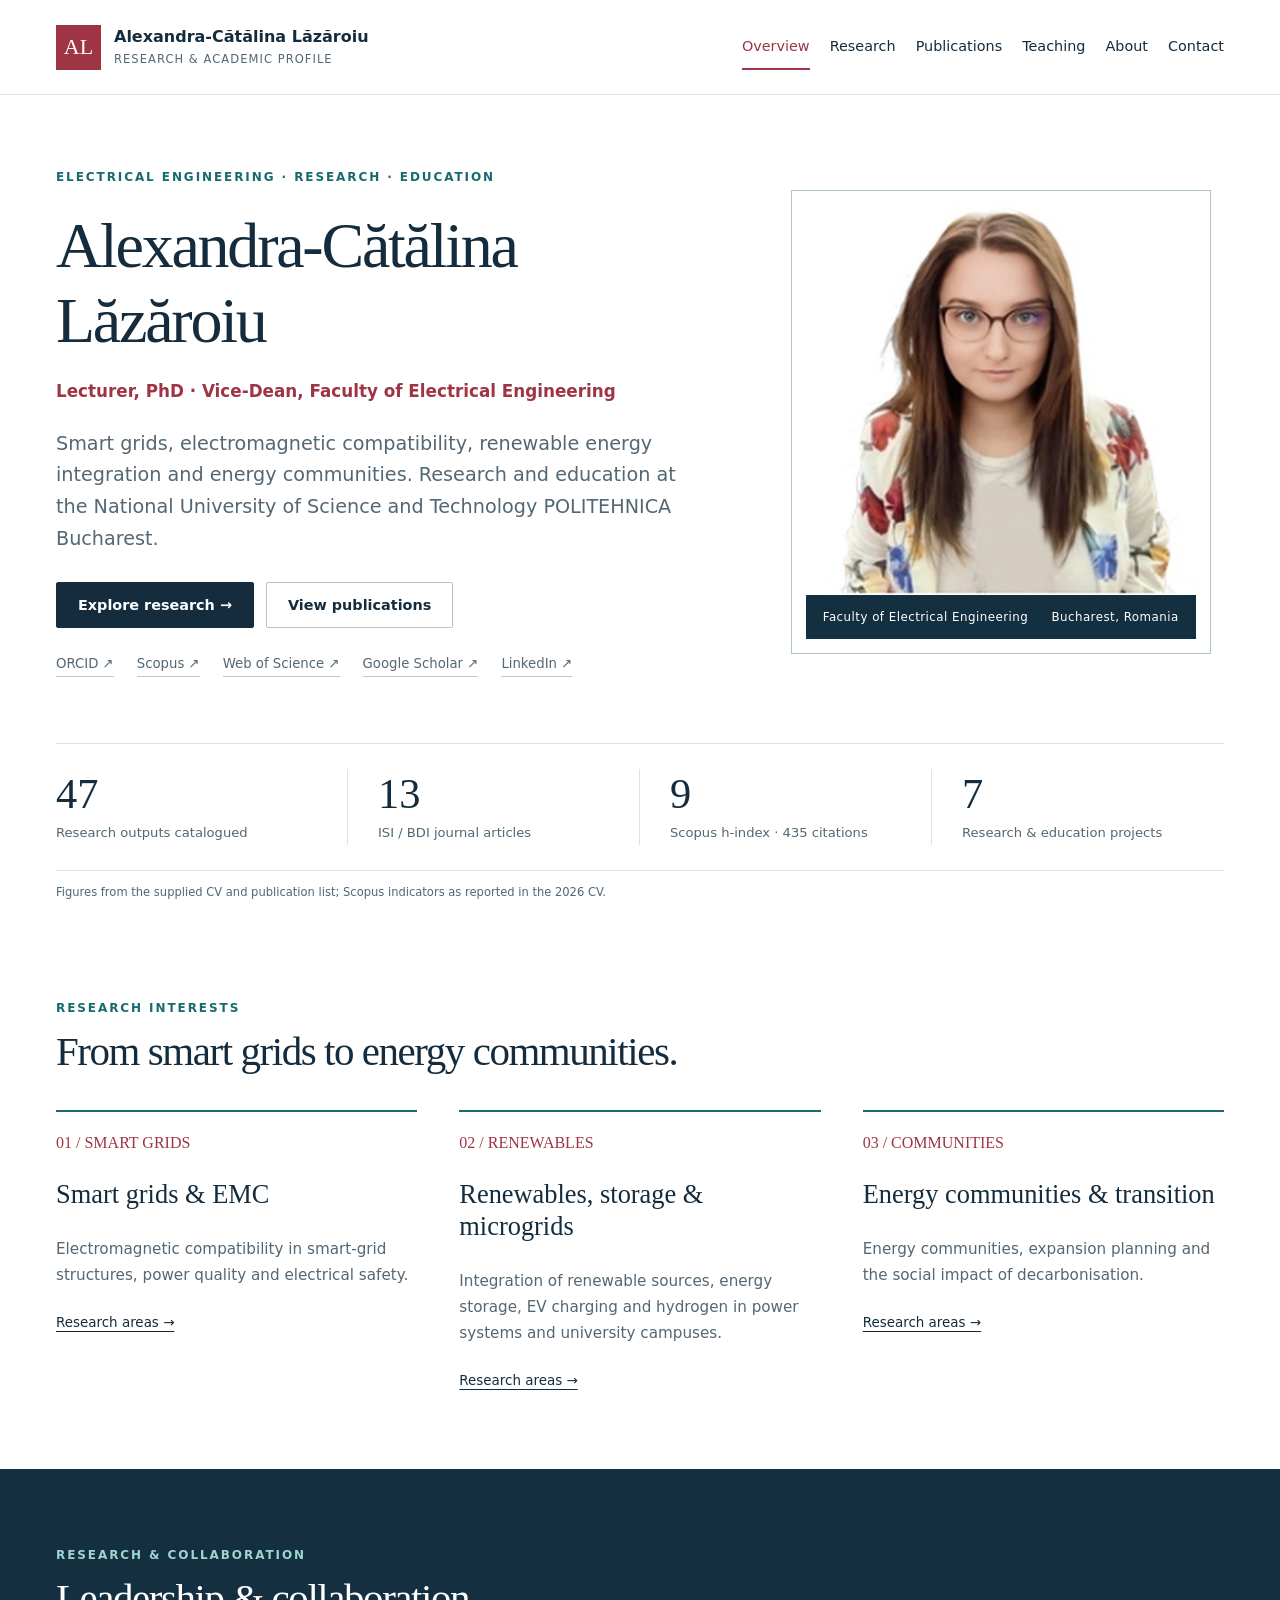
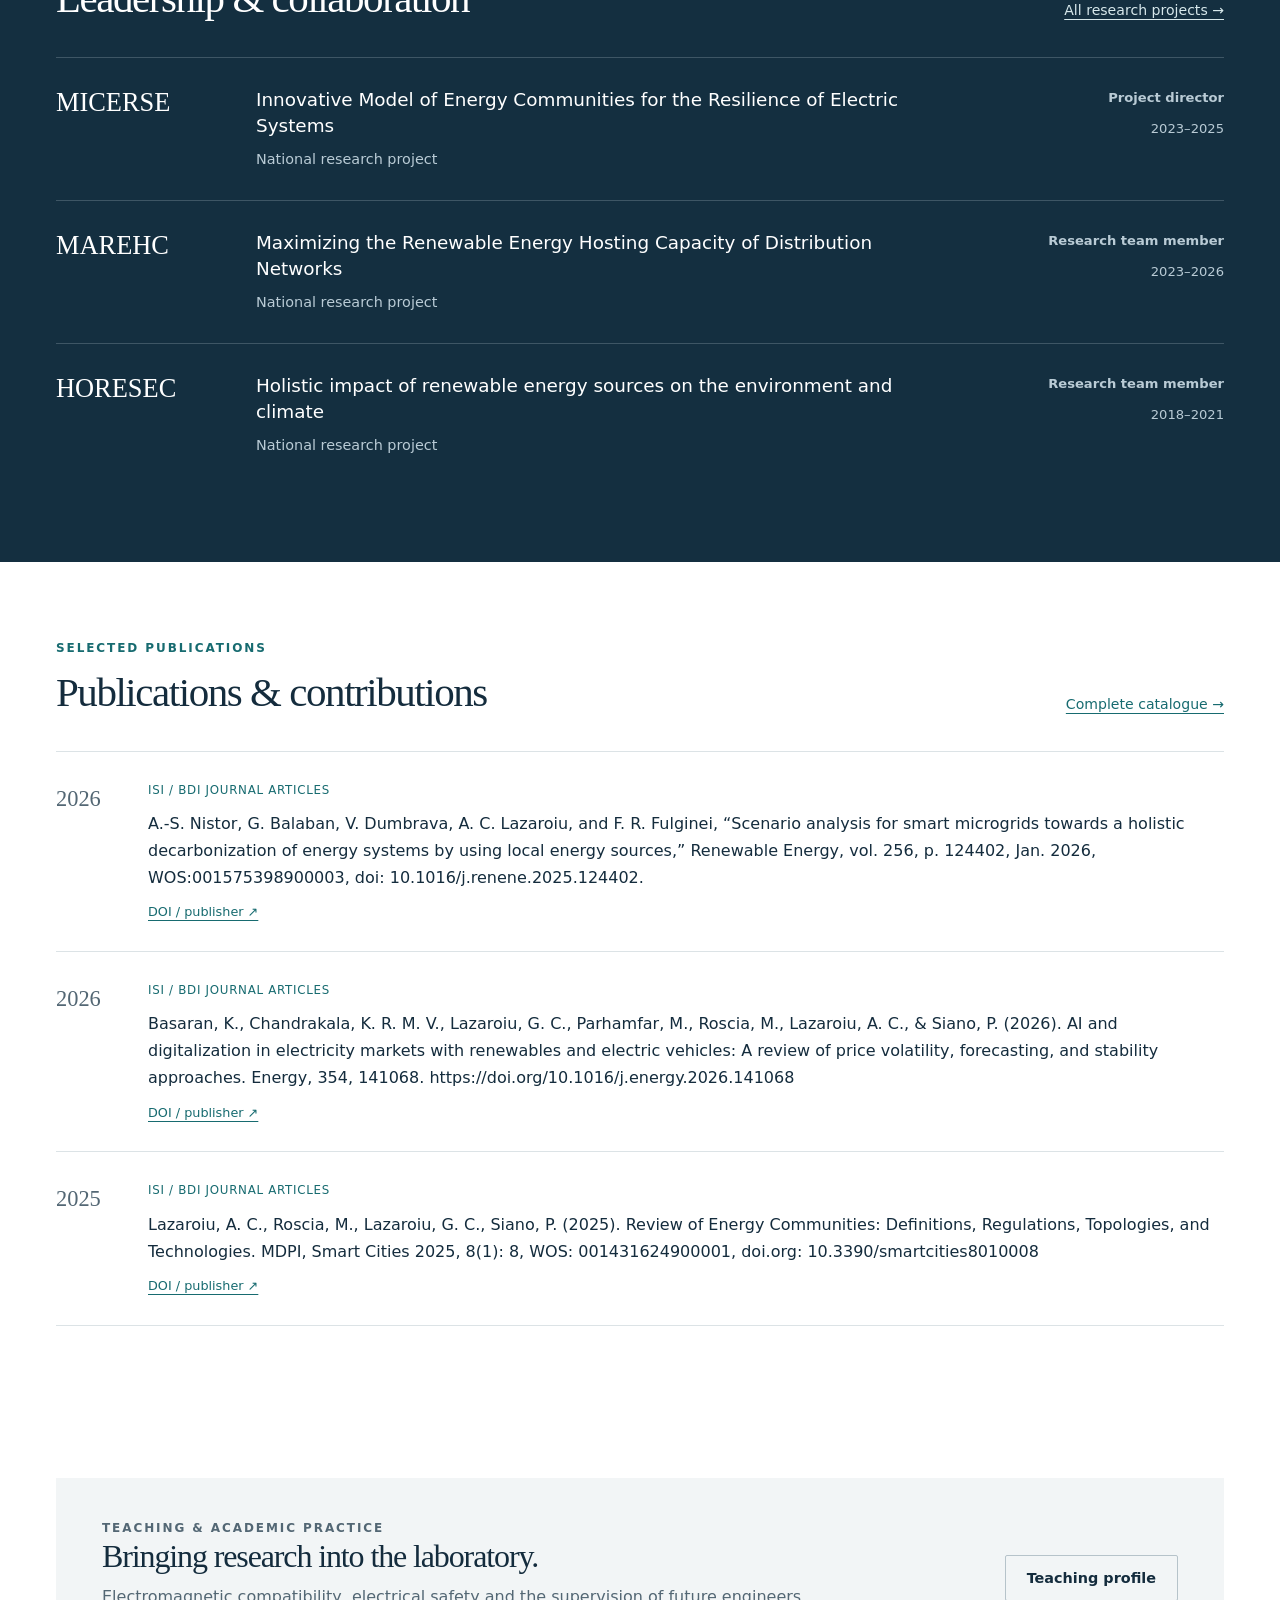
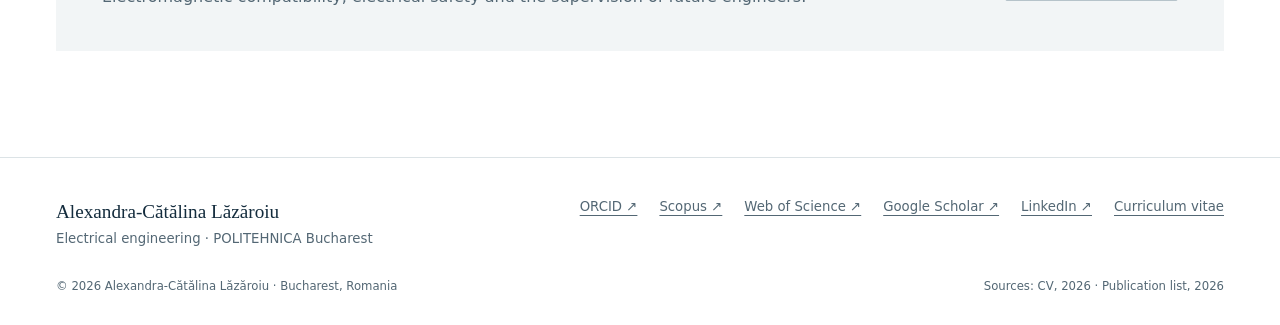
<file: index.html>
<!doctype html><html lang="en"><head><meta charset="utf-8"><meta name="viewport" content="width=device-width,initial-scale=1"><meta name="robots" content="index,follow"><title>Overview | Alexandra-Cătălina Lăzăroiu</title><meta name="description" content="Academic profile of Dr. Alexandra-Cătălina Lăzăroiu: research, publications and teaching in electrical engineering, smart grids and renewable energy."><link rel="stylesheet" href="styles.css"><script defer src="app.js"></script></head><body><a class="skip" href="#main">Skip to content</a><header class="header"><div class="wrap header-inner"><a class="brand" href="index.html"><span class="monogram">AL</span><span class="brand-name">Alexandra-Cătălina Lăzăroiu<small>Research &amp; academic profile</small></span></a><button class="menu-toggle" aria-expanded="false" aria-controls="navigation">Menu</button><nav id="navigation" class="nav" aria-label="Main navigation"><a href="index.html" aria-current="page">Overview</a><a href="research.html" >Research</a><a href="publications.html" >Publications</a><a href="teaching.html" >Teaching</a><a href="about.html" >About</a><a href="contact.html" >Contact</a></nav></div></header><main id="main"><div class="wrap"><section class="hero"><div><p class="eyebrow">Electrical engineering · Research · Education</p><h1>Alexandra-Cătălina<br>Lăzăroiu</h1><p class="position">Lecturer, PhD · Vice-Dean, Faculty of Electrical Engineering</p><p class="lead">Smart grids, electromagnetic compatibility, renewable energy integration and energy communities. Research and education at the National University of Science and Technology POLITEHNICA Bucharest.</p><div class="buttons"><a class="button" href="research.html">Explore research →</a><a class="button secondary" href="publications.html">View publications</a></div><div class="profile-links"><a href="https://orcid.org/0000-0003-4895-9109">ORCID ↗</a><a href="https://www.scopus.com/authid/detail.uri?authorId=57194208030">Scopus ↗</a><a href="https://www.webofscience.com/wos/author/record/A-5793-2019">Web of Science ↗</a><a href="https://scholar.google.com/citations?user=1KXlXDEAAAAJ">Google Scholar ↗</a><a href="https://www.linkedin.com/in/alexandra-catalina-lazaroiu-14a689125/">LinkedIn ↗</a></div></div><div class="hero-portrait"><figure><img src="assets/portrait.jpg" width="368" height="368" alt="Dr. Alexandra-Cătălina Lăzăroiu"><figcaption class="portrait-caption"><span>Faculty of Electrical Engineering</span><span>Bucharest, Romania</span></figcaption></figure></div></section><div class="metrics"><div class="metric"><strong>47</strong><span>Research outputs catalogued</span></div><div class="metric"><strong>13</strong><span>ISI / BDI journal articles</span></div><div class="metric"><strong>9</strong><span>Scopus h-index · 435 citations</span></div><div class="metric"><strong>7</strong><span>Research &amp; education projects</span></div></div><p class="metric-note">Figures from the supplied CV and publication list; Scopus indicators as reported in the 2026 CV.</p></div><section class="section wrap"><div class="section-head"><div><p class="eyebrow">Research interests</p><h2>From smart grids to energy communities.</h2></div></div><div class="themes"><article class="theme"><span class="num">01 / SMART GRIDS</span><h3>Smart grids &amp; EMC</h3><p>Electromagnetic compatibility in smart-grid structures, power quality and electrical safety.</p><a href="research.html">Research areas →</a></article><article class="theme"><span class="num">02 / RENEWABLES</span><h3>Renewables, storage &amp; microgrids</h3><p>Integration of renewable sources, energy storage, EV charging and hydrogen in power systems and university campuses.</p><a href="research.html">Research areas →</a></article><article class="theme"><span class="num">03 / COMMUNITIES</span><h3>Energy communities &amp; transition</h3><p>Energy communities, expansion planning and the social impact of decarbonisation.</p><a href="research.html">Research areas →</a></article></div></section><section class="section dark-section"><div class="wrap"><div class="section-head"><div><p class="eyebrow">Research &amp; collaboration</p><h2>Leadership &amp; collaboration</h2></div><a class="text-link" href="research.html#projects">All research projects →</a></div><article class="project-feature"><a class="name" href="project-micerse.html">MICERSE</a><div><h3>Innovative Model of Energy Communities for the Resilience of Electric Systems</h3><p>National research project</p></div><div class="role"><strong>Project director</strong><small>2023–2025</small></div></article><article class="project-feature"><a class="name" href="project-marehc.html">MAREHC</a><div><h3>Maximizing the Renewable Energy Hosting Capacity of Distribution Networks</h3><p>National research project</p></div><div class="role"><strong>Research team member</strong><small>2023–2026</small></div></article><article class="project-feature"><a class="name" href="project-horesec.html">HORESEC</a><div><h3>Holistic impact of renewable energy sources on the environment and climate</h3><p>National research project</p></div><div class="role"><strong>Research team member</strong><small>2018–2021</small></div></article></div></section><section class="section wrap"><div class="section-head"><div><p class="eyebrow">Selected publications</p><h2>Publications &amp; contributions</h2></div><a class="text-link" href="publications.html">Complete catalogue →</a></div><div class="pub-list"><article class="pub-row" data-search="A.-S. Nistor, G. Balaban, V. Dumbrava, A. C. Lazaroiu, and F. R. Fulginei, “Scenario analysis for smart microgrids towards a holistic decarbonization of energy systems by using local energy sources,” Renewable Energy, vol. 256, p. 124402, Jan. 2026, WOS:001575398900003, doi: 10.1016/j.renene.2025.124402." data-year="2026" data-type="ISI / BDI journal articles"><div class="pub-year">2026</div><div><div class="pub-meta">ISI / BDI journal articles</div><p class="citation">A.-S. Nistor, G. Balaban, V. Dumbrava, A. C. Lazaroiu, and F. R. Fulginei, “Scenario analysis for smart microgrids towards a holistic decarbonization of energy systems by using local energy sources,” Renewable Energy, vol. 256, p. 124402, Jan. 2026, WOS:001575398900003, doi: 10.1016/j.renene.2025.124402.</p><div class="pub-actions"><a href="https://doi.org/10.1016/j.renene.2025.124402">DOI / publisher ↗</a></div></div></article><article class="pub-row" data-search="Basaran, K., Chandrakala, K. R. M. V., Lazaroiu, G. C., Parhamfar, M., Roscia, M., Lazaroiu, A. C., &amp; Siano, P. (2026). AI and digitalization in electricity markets with renewables and electric vehicles: A review of price volatility, forecasting, and stability approaches. Energy, 354, 141068. https://doi.org/10.1016/j.energy.2026.141068" data-year="2026" data-type="ISI / BDI journal articles"><div class="pub-year">2026</div><div><div class="pub-meta">ISI / BDI journal articles</div><p class="citation">Basaran, K., Chandrakala, K. R. M. V., Lazaroiu, G. C., Parhamfar, M., Roscia, M., Lazaroiu, A. C., &amp; Siano, P. (2026). AI and digitalization in electricity markets with renewables and electric vehicles: A review of price volatility, forecasting, and stability approaches. Energy, 354, 141068. https://doi.org/10.1016/j.energy.2026.141068</p><div class="pub-actions"><a href="https://doi.org/10.1016/j.energy.2026.141068">DOI / publisher ↗</a></div></div></article><article class="pub-row" data-search="Lazaroiu, A. C., Roscia, M., Lazaroiu, G. C., Siano, P. (2025). Review of Energy Communities: Definitions, Regulations, Topologies, and Technologies. MDPI, Smart Cities 2025, 8(1): 8, WOS: 001431624900001, doi.org: 10.3390/smartcities8010008" data-year="2025" data-type="ISI / BDI journal articles"><div class="pub-year">2025</div><div><div class="pub-meta">ISI / BDI journal articles</div><p class="citation">Lazaroiu, A. C., Roscia, M., Lazaroiu, G. C., Siano, P. (2025). Review of Energy Communities: Definitions, Regulations, Topologies, and Technologies. MDPI, Smart Cities 2025, 8(1): 8, WOS: 001431624900001, doi.org: 10.3390/smartcities8010008</p><div class="pub-actions"><a href="https://doi.org/10.3390/smartcities8010008">DOI / publisher ↗</a></div></div></article></div></section><section class="wrap section"><div class="callout"><div><p class="eyebrow">Teaching &amp; academic practice</p><h2>Bringing research into the laboratory.</h2><p>Electromagnetic compatibility, electrical safety and the supervision of future engineers.</p></div><div class="buttons"><a href="teaching.html" class="button secondary">Teaching profile</a></div></div></section></main><footer class="footer"><div class="wrap"><div class="footer-top"><div><strong>Alexandra-Cătălina Lăzăroiu</strong><br>Electrical engineering · POLITEHNICA Bucharest</div><nav aria-label="Academic profiles"><a href="https://orcid.org/0000-0003-4895-9109">ORCID ↗</a><a href="https://www.scopus.com/authid/detail.uri?authorId=57194208030">Scopus ↗</a><a href="https://www.webofscience.com/wos/author/record/A-5793-2019">Web of Science ↗</a><a href="https://scholar.google.com/citations?user=1KXlXDEAAAAJ">Google Scholar ↗</a><a href="https://www.linkedin.com/in/alexandra-catalina-lazaroiu-14a689125/">LinkedIn ↗</a><a href="cv.html">Curriculum vitae</a></nav></div><div class="footer-bottom"><span>© 2026 Alexandra-Cătălina Lăzăroiu · Bucharest, Romania</span><span>Sources: CV, 2026 · Publication list, 2026</span></div></div></footer></body></html>
</file>
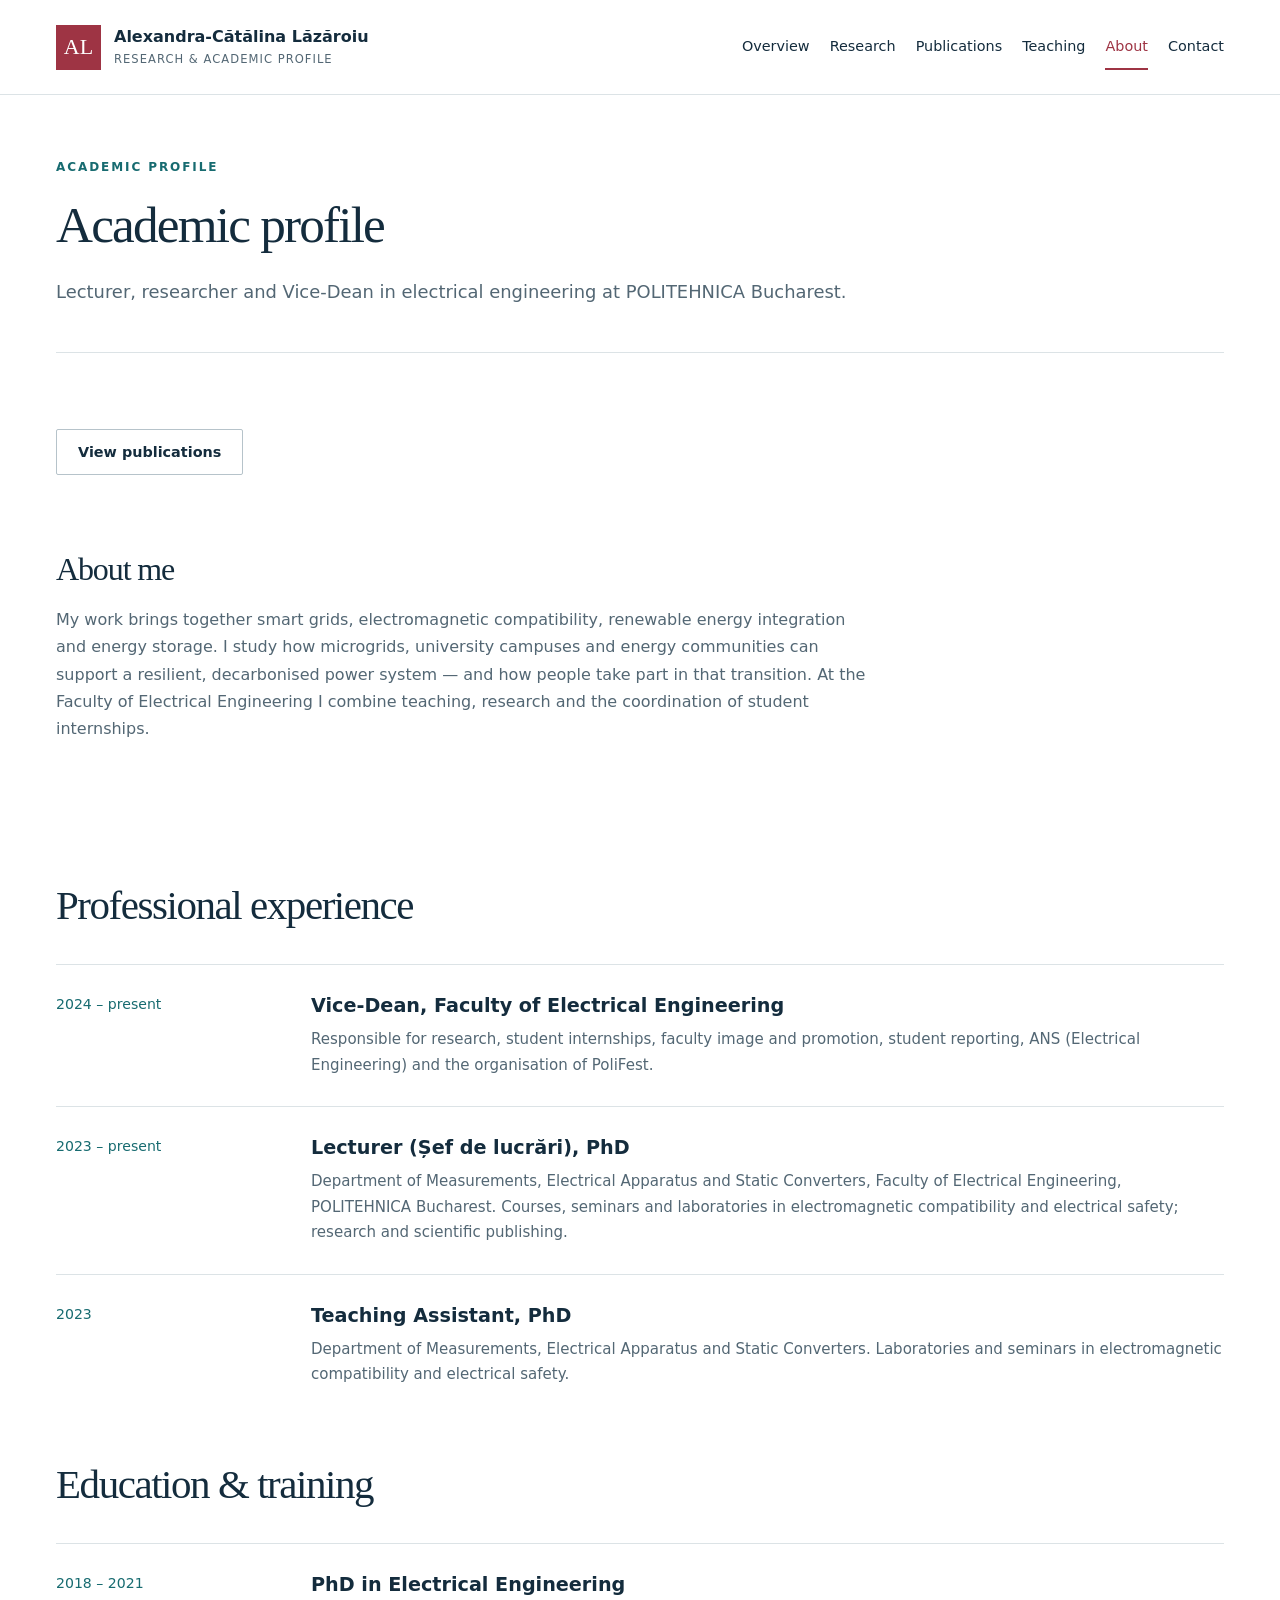
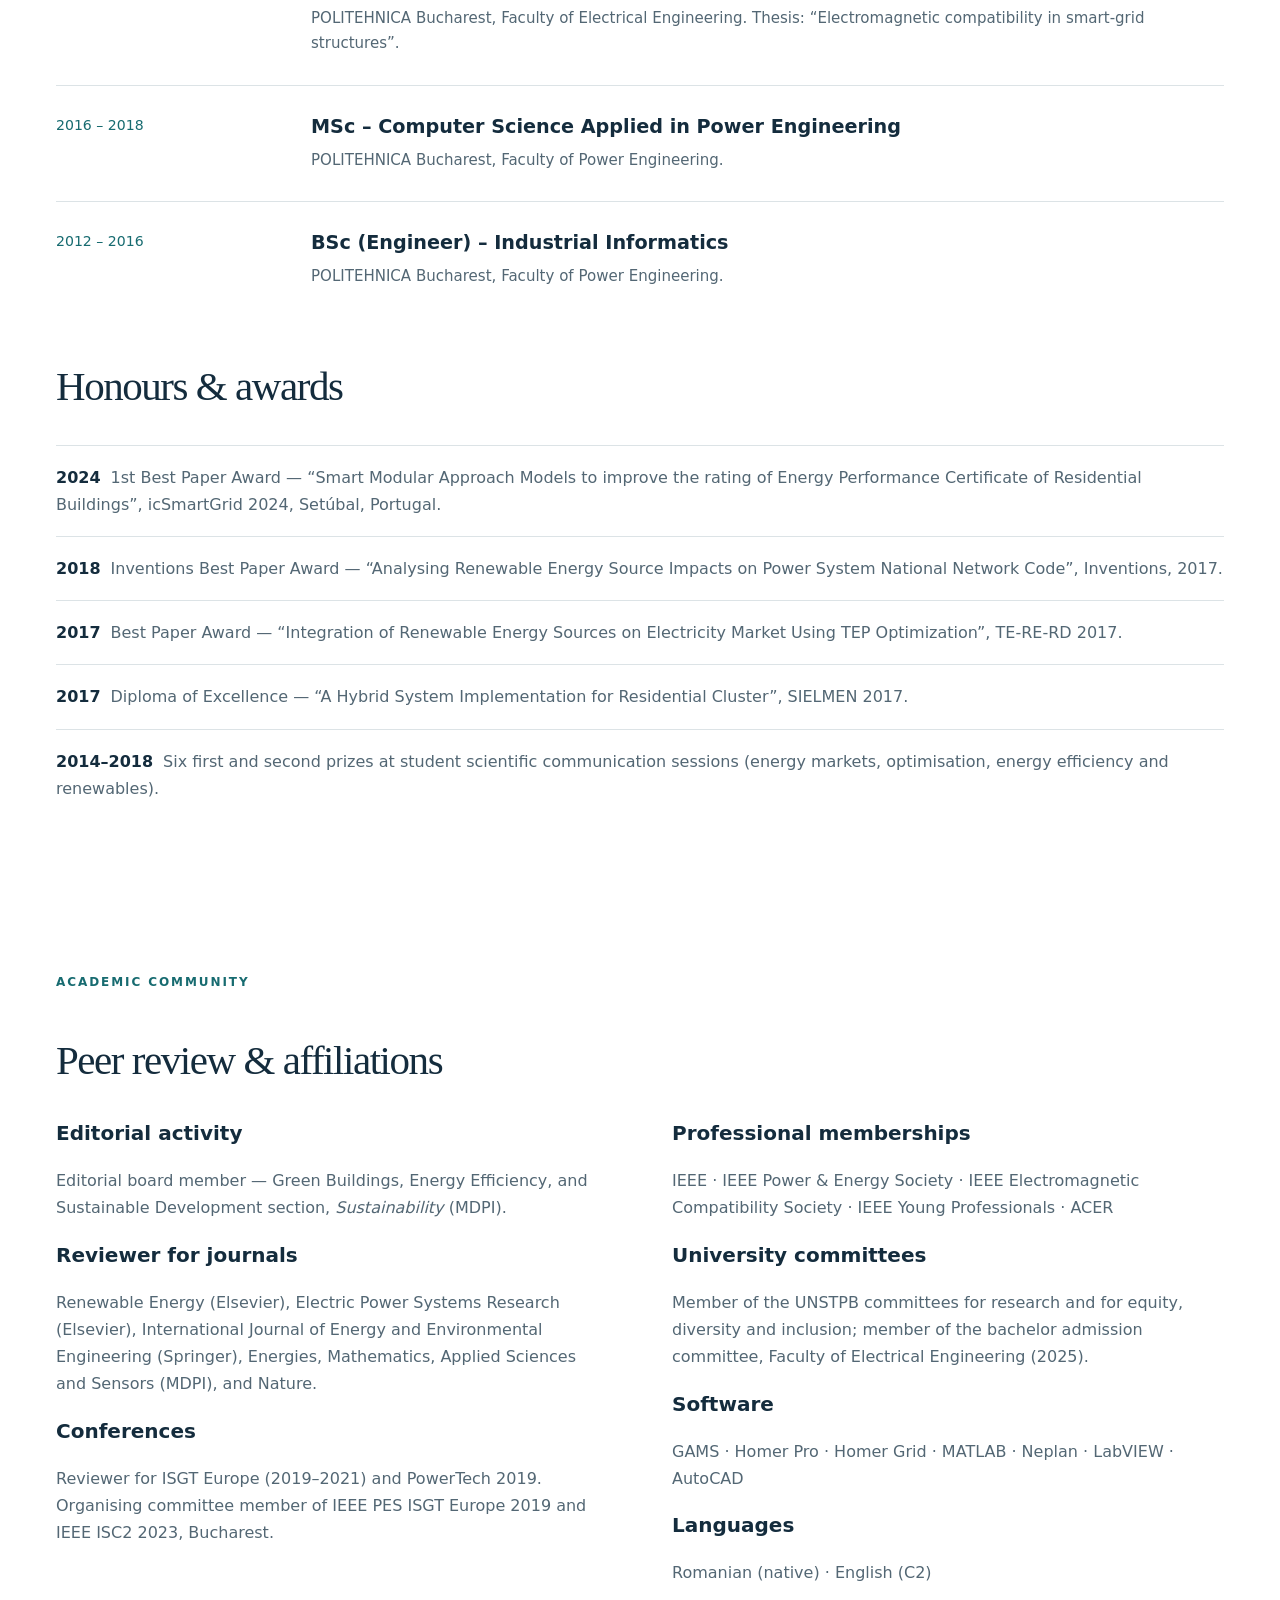
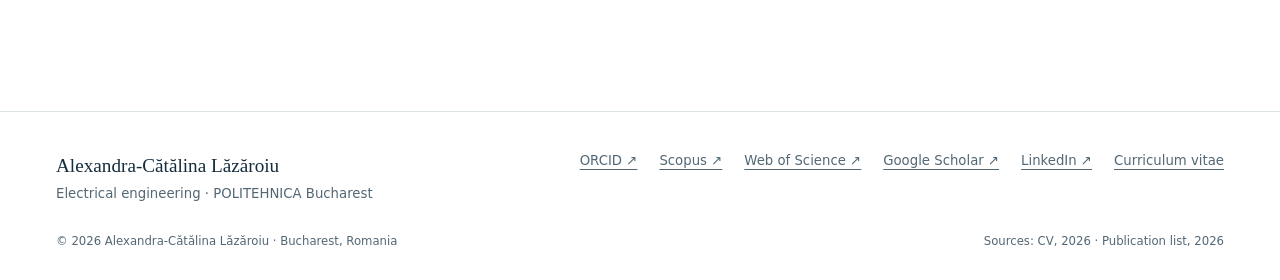
<file: about.html>
<!doctype html><html lang="en"><head><meta charset="utf-8"><meta name="viewport" content="width=device-width,initial-scale=1"><meta name="robots" content="index,follow"><title>About | Alexandra-Cătălina Lăzăroiu</title><meta name="description" content="Academic profile of Dr. Alexandra-Cătălina Lăzăroiu: research, publications and teaching in electrical engineering, smart grids and renewable energy."><link rel="stylesheet" href="styles.css"><script defer src="app.js"></script></head><body><a class="skip" href="#main">Skip to content</a><header class="header"><div class="wrap header-inner"><a class="brand" href="index.html"><span class="monogram">AL</span><span class="brand-name">Alexandra-Cătălina Lăzăroiu<small>Research &amp; academic profile</small></span></a><button class="menu-toggle" aria-expanded="false" aria-controls="navigation">Menu</button><nav id="navigation" class="nav" aria-label="Main navigation"><a href="index.html" >Overview</a><a href="research.html" >Research</a><a href="publications.html" >Publications</a><a href="teaching.html" >Teaching</a><a href="about.html" aria-current="page">About</a><a href="contact.html" >Contact</a></nav></div></header><main id="main"><div class="wrap page-intro"><p class="eyebrow">Academic profile</p><h1>Academic profile</h1><p class="lead">Lecturer, researcher and Vice-Dean in electrical engineering at POLITEHNICA Bucharest.</p></div><section class="section wrap"><a class="button secondary" href="publications.html">View publications</a><div class="prose section"><h2>About me</h2><p>My work brings together smart grids, electromagnetic compatibility, renewable energy integration and energy storage. I study how microgrids, university campuses and energy communities can support a resilient, decarbonised power system — and how people take part in that transition. At the Faculty of Electrical Engineering I combine teaching, research and the coordination of student internships.</p></div><h2>Professional experience</h2><article class="timeline-row"><div class="date">2024 – present</div><div><h3>Vice-Dean, Faculty of Electrical Engineering</h3><p>Responsible for research, student internships, faculty image and promotion, student reporting, ANS (Electrical Engineering) and the organisation of PoliFest.</p></div></article><article class="timeline-row"><div class="date">2023 – present</div><div><h3>Lecturer (Șef de lucrări), PhD</h3><p>Department of Measurements, Electrical Apparatus and Static Converters, Faculty of Electrical Engineering, POLITEHNICA Bucharest. Courses, seminars and laboratories in electromagnetic compatibility and electrical safety; research and scientific publishing.</p></div></article><article class="timeline-row"><div class="date">2023</div><div><h3>Teaching Assistant, PhD</h3><p>Department of Measurements, Electrical Apparatus and Static Converters. Laboratories and seminars in electromagnetic compatibility and electrical safety.</p></div></article><h2>Education &amp; training</h2><article class="timeline-row"><div class="date">2018 – 2021</div><div><h3>PhD in Electrical Engineering</h3><p>POLITEHNICA Bucharest, Faculty of Electrical Engineering. Thesis: “Electromagnetic compatibility in smart-grid structures”.</p></div></article><article class="timeline-row"><div class="date">2016 – 2018</div><div><h3>MSc – Computer Science Applied in Power Engineering</h3><p>POLITEHNICA Bucharest, Faculty of Power Engineering.</p></div></article><article class="timeline-row"><div class="date">2012 – 2016</div><div><h3>BSc (Engineer) – Industrial Informatics</h3><p>POLITEHNICA Bucharest, Faculty of Power Engineering.</p></div></article><h2>Honours &amp; awards</h2><p class="award"><strong>2024</strong>1st Best Paper Award — “Smart Modular Approach Models to improve the rating of Energy Performance Certificate of Residential Buildings”, icSmartGrid 2024, Setúbal, Portugal.</p><p class="award"><strong>2018</strong>Inventions Best Paper Award — “Analysing Renewable Energy Source Impacts on Power System National Network Code”, Inventions, 2017.</p><p class="award"><strong>2017</strong>Best Paper Award — “Integration of Renewable Energy Sources on Electricity Market Using TEP Optimization”, TE-RE-RD 2017.</p><p class="award"><strong>2017</strong>Diploma of Excellence — “A Hybrid System Implementation for Residential Cluster”, SIELMEN 2017.</p><p class="award"><strong>2014–2018</strong>Six first and second prizes at student scientific communication sessions (energy markets, optimisation, energy efficiency and renewables).</p></section><section class="section wrap"><p class="eyebrow">Academic community</p><h2>Peer review &amp; affiliations</h2><div class="two-col"><div class="prose"><h3>Editorial activity</h3><p>Editorial board member — Green Buildings, Energy Efficiency, and Sustainable Development section, <em>Sustainability</em> (MDPI).</p><h3>Reviewer for journals</h3><p>Renewable Energy (Elsevier), Electric Power Systems Research (Elsevier), International Journal of Energy and Environmental Engineering (Springer), Energies, Mathematics, Applied Sciences and Sensors (MDPI), and Nature.</p><h3>Conferences</h3><p>Reviewer for ISGT Europe (2019–2021) and PowerTech 2019. Organising committee member of IEEE PES ISGT Europe 2019 and IEEE ISC2 2023, Bucharest.</p></div><div class="prose"><h3>Professional memberships</h3><p>IEEE · IEEE Power &amp; Energy Society · IEEE Electromagnetic Compatibility Society · IEEE Young Professionals · ACER</p><h3>University committees</h3><p>Member of the UNSTPB committees for research and for equity, diversity and inclusion; member of the bachelor admission committee, Faculty of Electrical Engineering (2025).</p><h3>Software</h3><p>GAMS · Homer Pro · Homer Grid · MATLAB · Neplan · LabVIEW · AutoCAD</p><h3>Languages</h3><p>Romanian (native) · English (C2)</p></div></div></section></main><footer class="footer"><div class="wrap"><div class="footer-top"><div><strong>Alexandra-Cătălina Lăzăroiu</strong><br>Electrical engineering · POLITEHNICA Bucharest</div><nav aria-label="Academic profiles"><a href="https://orcid.org/0000-0003-4895-9109">ORCID ↗</a><a href="https://www.scopus.com/authid/detail.uri?authorId=57194208030">Scopus ↗</a><a href="https://www.webofscience.com/wos/author/record/A-5793-2019">Web of Science ↗</a><a href="https://scholar.google.com/citations?user=1KXlXDEAAAAJ">Google Scholar ↗</a><a href="https://www.linkedin.com/in/alexandra-catalina-lazaroiu-14a689125/">LinkedIn ↗</a><a href="cv.html">Curriculum vitae</a></nav></div><div class="footer-bottom"><span>© 2026 Alexandra-Cătălina Lăzăroiu · Bucharest, Romania</span><span>Sources: CV, 2026 · Publication list, 2026</span></div></div></footer></body></html>
</file>
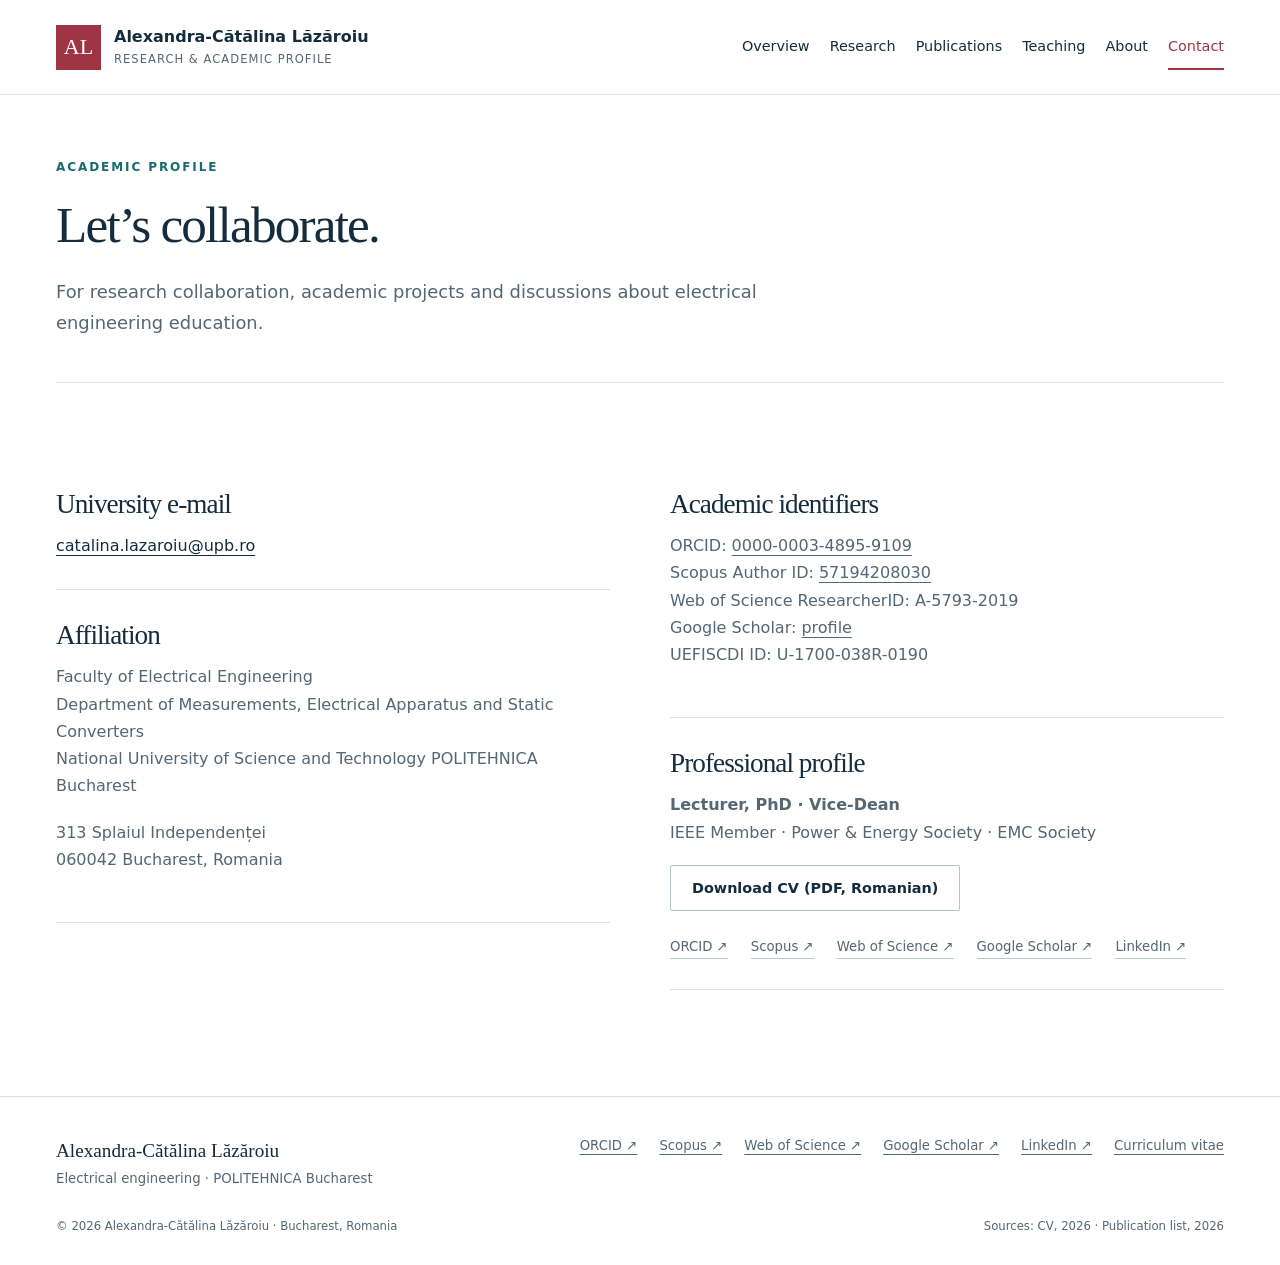
<file: contact.html>
<!doctype html><html lang="en"><head><meta charset="utf-8"><meta name="viewport" content="width=device-width,initial-scale=1"><meta name="robots" content="index,follow"><title>Contact | Alexandra-Cătălina Lăzăroiu</title><meta name="description" content="Academic profile of Dr. Alexandra-Cătălina Lăzăroiu: research, publications and teaching in electrical engineering, smart grids and renewable energy."><link rel="stylesheet" href="styles.css"><script defer src="app.js"></script></head><body><a class="skip" href="#main">Skip to content</a><header class="header"><div class="wrap header-inner"><a class="brand" href="index.html"><span class="monogram">AL</span><span class="brand-name">Alexandra-Cătălina Lăzăroiu<small>Research &amp; academic profile</small></span></a><button class="menu-toggle" aria-expanded="false" aria-controls="navigation">Menu</button><nav id="navigation" class="nav" aria-label="Main navigation"><a href="index.html" >Overview</a><a href="research.html" >Research</a><a href="publications.html" >Publications</a><a href="teaching.html" >Teaching</a><a href="about.html" >About</a><a href="contact.html" aria-current="page">Contact</a></nav></div></header><main id="main"><div class="wrap page-intro"><p class="eyebrow">Academic profile</p><h1>Let’s collaborate.</h1><p class="lead">For research collaboration, academic projects and discussions about electrical engineering education.</p></div><section class="section wrap contact-grid"><div><article class="contact-card"><h2>University e-mail</h2><a href="mailto:catalina.lazaroiu@upb.ro">catalina.lazaroiu@upb.ro</a></article><article class="contact-card"><h2>Affiliation</h2><p>Faculty of Electrical Engineering<br>Department of Measurements, Electrical Apparatus and Static Converters<br>National University of Science and Technology POLITEHNICA Bucharest</p><p>313 Splaiul Independenței<br>060042 Bucharest, Romania</p></article></div><div><article class="contact-card"><h2>Academic identifiers</h2><p>ORCID: <a href="https://orcid.org/0000-0003-4895-9109">0000-0003-4895-9109</a><br>Scopus Author ID: <a href="https://www.scopus.com/authid/detail.uri?authorId=57194208030">57194208030</a><br>Web of Science ResearcherID: A-5793-2019<br>Google Scholar: <a href="https://scholar.google.com/citations?user=1KXlXDEAAAAJ">profile</a><br>UEFISCDI ID: U-1700-038R-0190</p></article><article class="contact-card"><h2>Professional profile</h2><p><strong>Lecturer, PhD · Vice-Dean</strong><br>IEEE Member · Power &amp; Energy Society · EMC Society</p><a class="button secondary" href="assets/CV_Alexandra_Catalina_Lazaroiu.pdf" download>Download CV (PDF, Romanian)</a><div class="profile-links"><a href="https://orcid.org/0000-0003-4895-9109">ORCID ↗</a><a href="https://www.scopus.com/authid/detail.uri?authorId=57194208030">Scopus ↗</a><a href="https://www.webofscience.com/wos/author/record/A-5793-2019">Web of Science ↗</a><a href="https://scholar.google.com/citations?user=1KXlXDEAAAAJ">Google Scholar ↗</a><a href="https://www.linkedin.com/in/alexandra-catalina-lazaroiu-14a689125/">LinkedIn ↗</a></div></article></div></section></main><footer class="footer"><div class="wrap"><div class="footer-top"><div><strong>Alexandra-Cătălina Lăzăroiu</strong><br>Electrical engineering · POLITEHNICA Bucharest</div><nav aria-label="Academic profiles"><a href="https://orcid.org/0000-0003-4895-9109">ORCID ↗</a><a href="https://www.scopus.com/authid/detail.uri?authorId=57194208030">Scopus ↗</a><a href="https://www.webofscience.com/wos/author/record/A-5793-2019">Web of Science ↗</a><a href="https://scholar.google.com/citations?user=1KXlXDEAAAAJ">Google Scholar ↗</a><a href="https://www.linkedin.com/in/alexandra-catalina-lazaroiu-14a689125/">LinkedIn ↗</a><a href="cv.html">Curriculum vitae</a></nav></div><div class="footer-bottom"><span>© 2026 Alexandra-Cătălina Lăzăroiu · Bucharest, Romania</span><span>Sources: CV, 2026 · Publication list, 2026</span></div></div></footer></body></html>
</file>
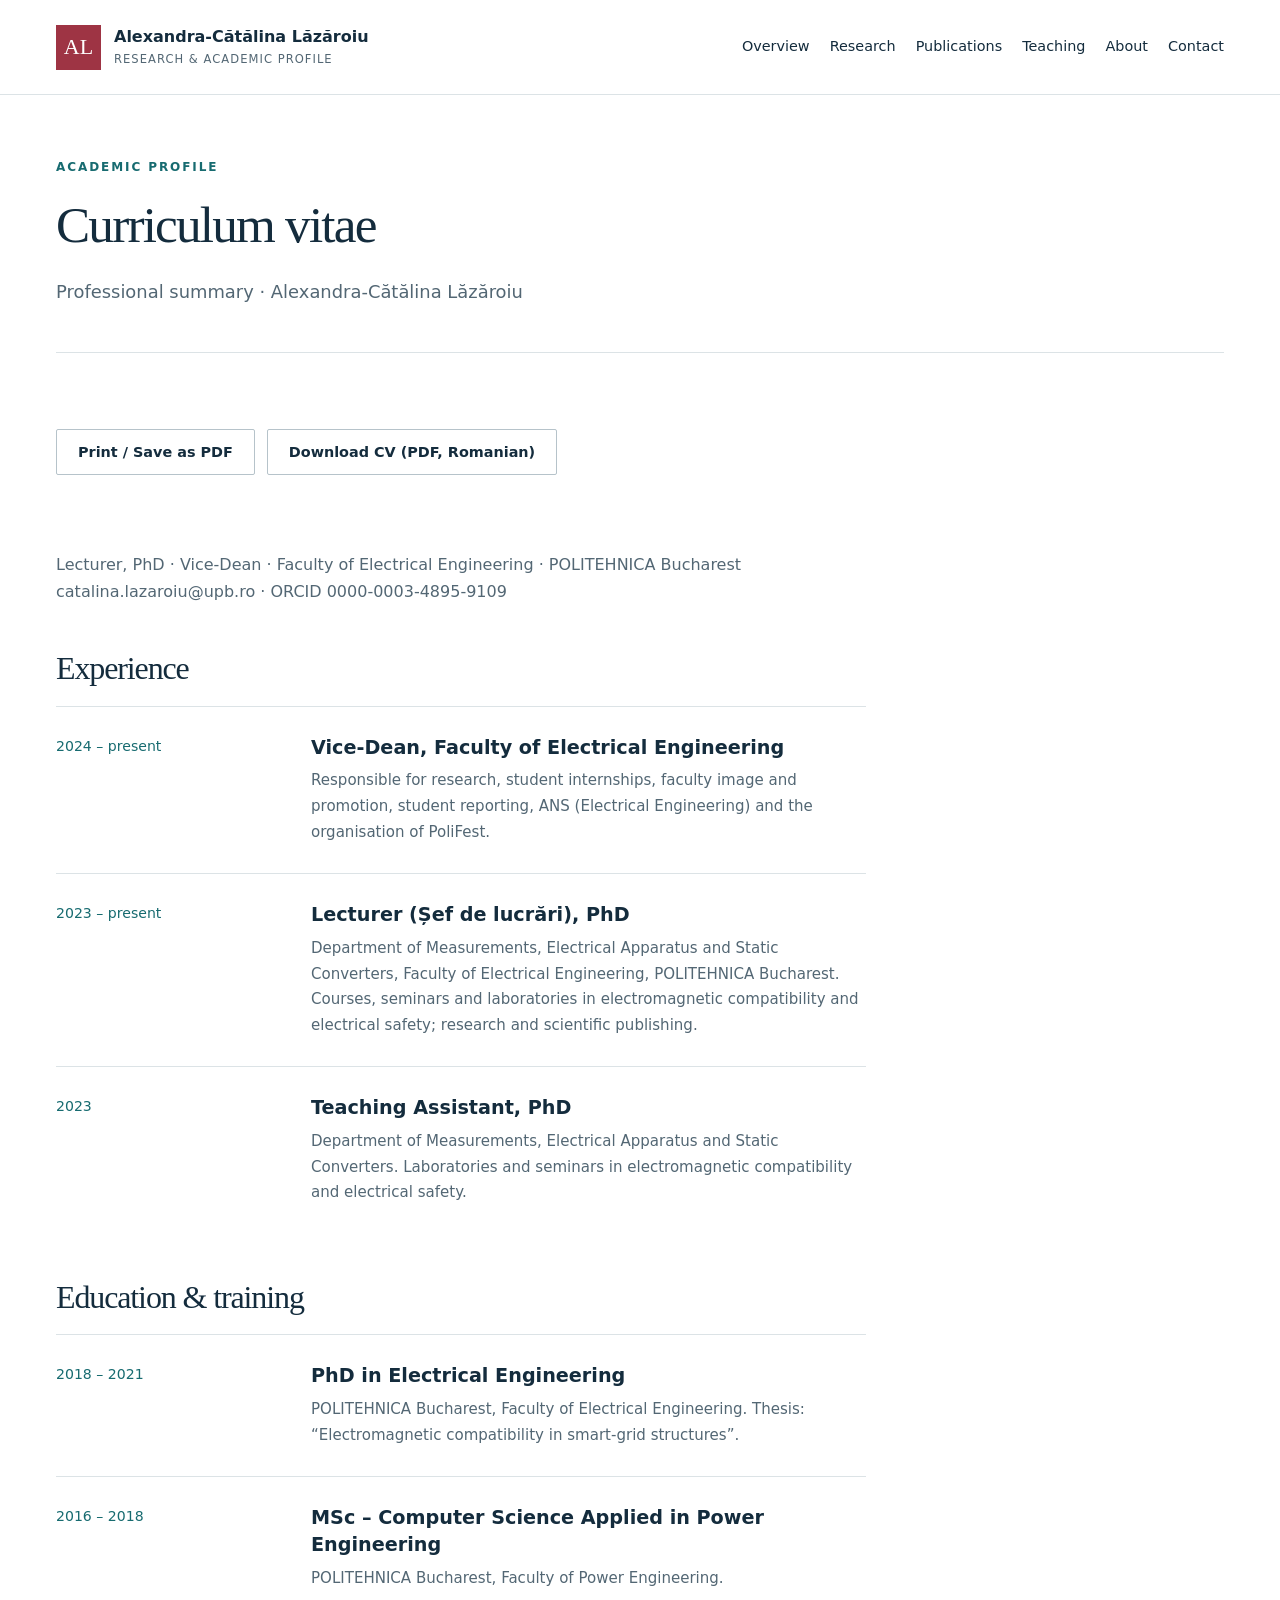
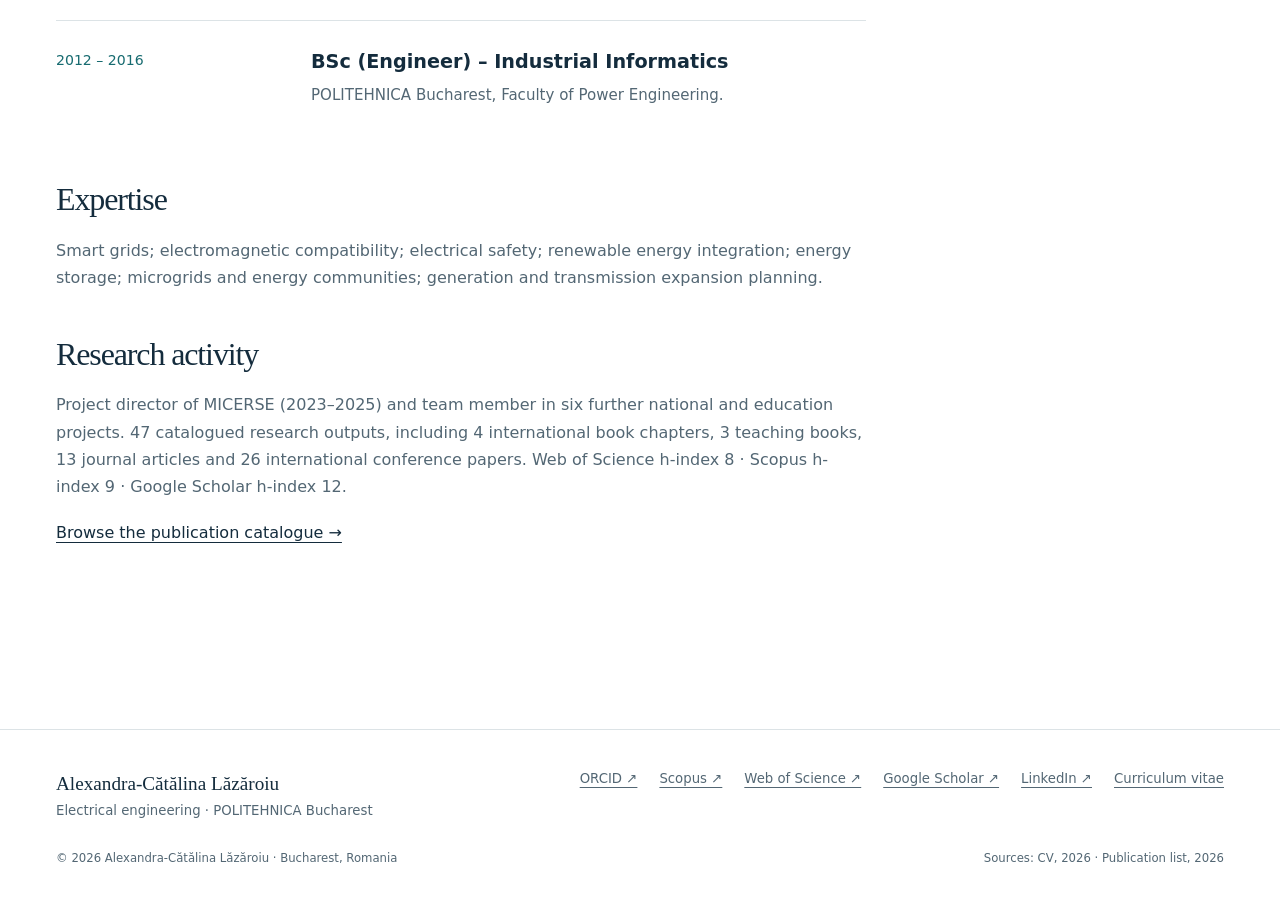
<file: cv.html>
<!doctype html><html lang="en"><head><meta charset="utf-8"><meta name="viewport" content="width=device-width,initial-scale=1"><meta name="robots" content="index,follow"><title>Curriculum vitae | Alexandra-Cătălina Lăzăroiu</title><meta name="description" content="Academic profile of Dr. Alexandra-Cătălina Lăzăroiu: research, publications and teaching in electrical engineering, smart grids and renewable energy."><link rel="stylesheet" href="styles.css"><script defer src="app.js"></script></head><body><a class="skip" href="#main">Skip to content</a><header class="header"><div class="wrap header-inner"><a class="brand" href="index.html"><span class="monogram">AL</span><span class="brand-name">Alexandra-Cătălina Lăzăroiu<small>Research &amp; academic profile</small></span></a><button class="menu-toggle" aria-expanded="false" aria-controls="navigation">Menu</button><nav id="navigation" class="nav" aria-label="Main navigation"><a href="index.html" >Overview</a><a href="research.html" >Research</a><a href="publications.html" >Publications</a><a href="teaching.html" >Teaching</a><a href="about.html" >About</a><a href="contact.html" >Contact</a></nav></div></header><main id="main"><div class="wrap page-intro"><p class="eyebrow">Academic profile</p><h1>Curriculum vitae</h1><p class="lead">Professional summary · Alexandra-Cătălina Lăzăroiu</p></div><section class="section wrap"><div class="buttons" style="margin-top:0"><button class="button secondary" data-print>Print / Save as PDF</button><a class="button secondary" href="assets/CV_Alexandra_Catalina_Lazaroiu.pdf" download>Download CV (PDF, Romanian)</a></div><div class="prose section"><p>Lecturer, PhD · Vice-Dean · Faculty of Electrical Engineering · POLITEHNICA Bucharest<br>catalina.lazaroiu@upb.ro · ORCID 0000-0003-4895-9109</p><h2>Experience</h2><article class="timeline-row"><div class="date">2024 – present</div><div><h3>Vice-Dean, Faculty of Electrical Engineering</h3><p>Responsible for research, student internships, faculty image and promotion, student reporting, ANS (Electrical Engineering) and the organisation of PoliFest.</p></div></article><article class="timeline-row"><div class="date">2023 – present</div><div><h3>Lecturer (Șef de lucrări), PhD</h3><p>Department of Measurements, Electrical Apparatus and Static Converters, Faculty of Electrical Engineering, POLITEHNICA Bucharest. Courses, seminars and laboratories in electromagnetic compatibility and electrical safety; research and scientific publishing.</p></div></article><article class="timeline-row"><div class="date">2023</div><div><h3>Teaching Assistant, PhD</h3><p>Department of Measurements, Electrical Apparatus and Static Converters. Laboratories and seminars in electromagnetic compatibility and electrical safety.</p></div></article><h2>Education &amp; training</h2><article class="timeline-row"><div class="date">2018 – 2021</div><div><h3>PhD in Electrical Engineering</h3><p>POLITEHNICA Bucharest, Faculty of Electrical Engineering. Thesis: “Electromagnetic compatibility in smart-grid structures”.</p></div></article><article class="timeline-row"><div class="date">2016 – 2018</div><div><h3>MSc – Computer Science Applied in Power Engineering</h3><p>POLITEHNICA Bucharest, Faculty of Power Engineering.</p></div></article><article class="timeline-row"><div class="date">2012 – 2016</div><div><h3>BSc (Engineer) – Industrial Informatics</h3><p>POLITEHNICA Bucharest, Faculty of Power Engineering.</p></div></article><h2>Expertise</h2><p>Smart grids; electromagnetic compatibility; electrical safety; renewable energy integration; energy storage; microgrids and energy communities; generation and transmission expansion planning.</p><h2>Research activity</h2><p>Project director of MICERSE (2023–2025) and team member in six further national and education projects. 47 catalogued research outputs, including 4 international book chapters, 3 teaching books, 13 journal articles and 26 international conference papers. Web of Science h-index 8 · Scopus h-index 9 · Google Scholar h-index 12.</p><a href="publications.html">Browse the publication catalogue →</a></div></section></main><footer class="footer"><div class="wrap"><div class="footer-top"><div><strong>Alexandra-Cătălina Lăzăroiu</strong><br>Electrical engineering · POLITEHNICA Bucharest</div><nav aria-label="Academic profiles"><a href="https://orcid.org/0000-0003-4895-9109">ORCID ↗</a><a href="https://www.scopus.com/authid/detail.uri?authorId=57194208030">Scopus ↗</a><a href="https://www.webofscience.com/wos/author/record/A-5793-2019">Web of Science ↗</a><a href="https://scholar.google.com/citations?user=1KXlXDEAAAAJ">Google Scholar ↗</a><a href="https://www.linkedin.com/in/alexandra-catalina-lazaroiu-14a689125/">LinkedIn ↗</a><a href="cv.html">Curriculum vitae</a></nav></div><div class="footer-bottom"><span>© 2026 Alexandra-Cătălina Lăzăroiu · Bucharest, Romania</span><span>Sources: CV, 2026 · Publication list, 2026</span></div></div></footer></body></html>
</file>
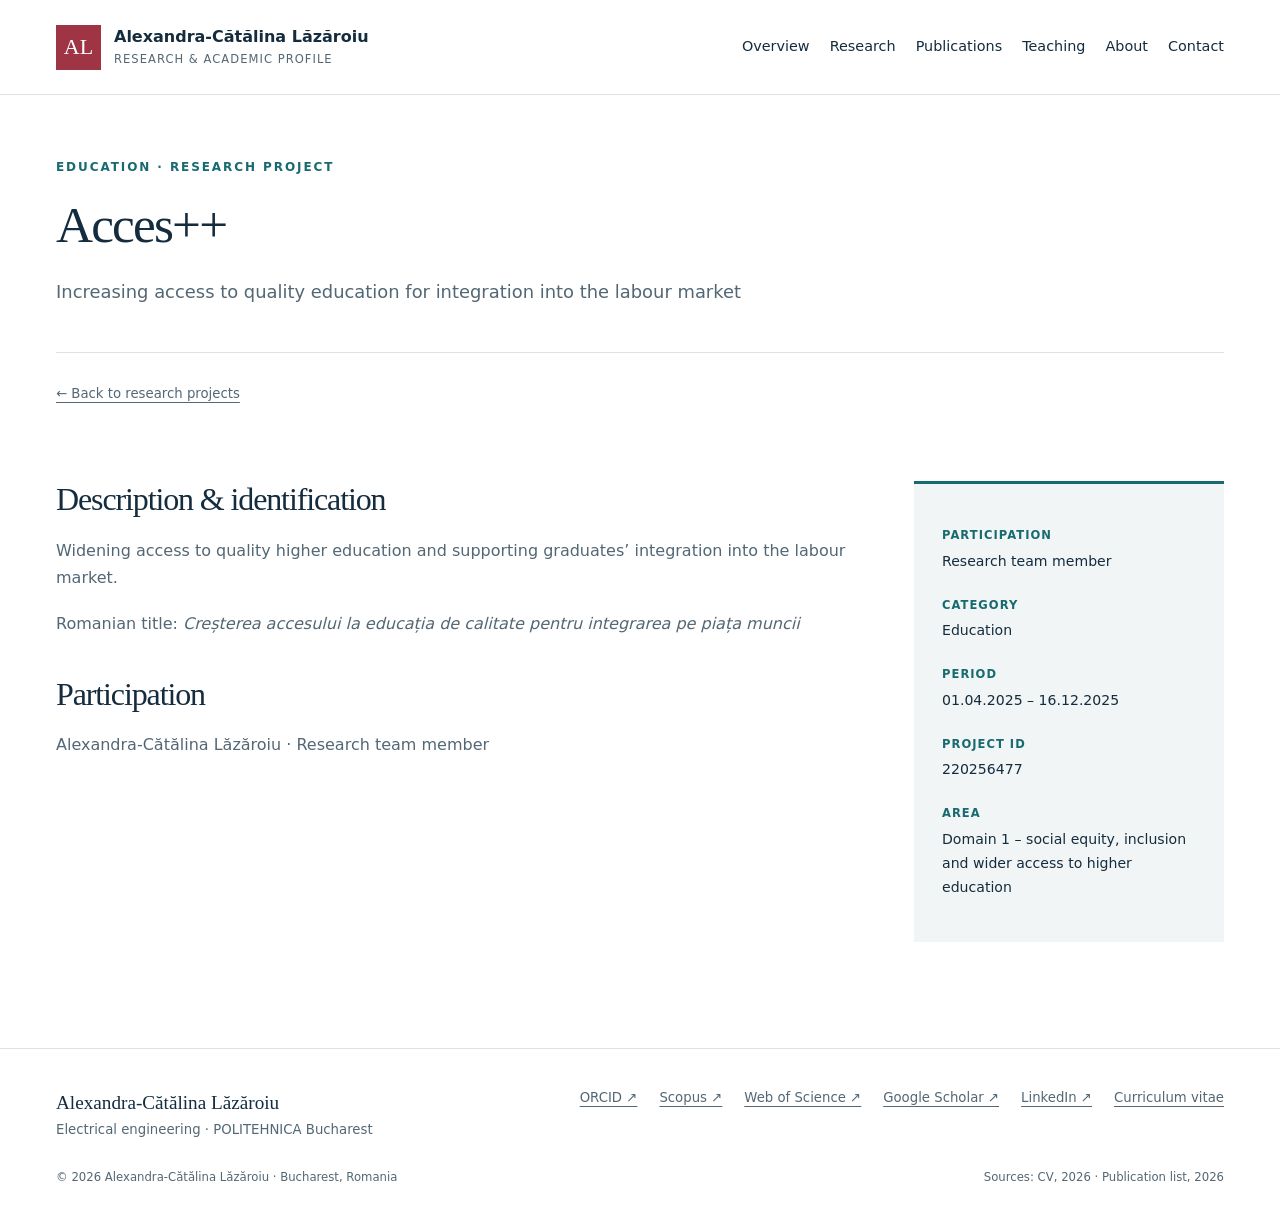
<file: project-accesplus.html>
<!doctype html><html lang="en"><head><meta charset="utf-8"><meta name="viewport" content="width=device-width,initial-scale=1"><meta name="robots" content="index,follow"><title>Acces++ | Alexandra-Cătălina Lăzăroiu</title><meta name="description" content="Academic profile of Dr. Alexandra-Cătălina Lăzăroiu: research, publications and teaching in electrical engineering, smart grids and renewable energy."><link rel="stylesheet" href="styles.css"><script defer src="app.js"></script></head><body><a class="skip" href="#main">Skip to content</a><header class="header"><div class="wrap header-inner"><a class="brand" href="index.html"><span class="monogram">AL</span><span class="brand-name">Alexandra-Cătălina Lăzăroiu<small>Research &amp; academic profile</small></span></a><button class="menu-toggle" aria-expanded="false" aria-controls="navigation">Menu</button><nav id="navigation" class="nav" aria-label="Main navigation"><a href="index.html" >Overview</a><a href="research.html" >Research</a><a href="publications.html" >Publications</a><a href="teaching.html" >Teaching</a><a href="about.html" >About</a><a href="contact.html" >Contact</a></nav></div></header><main id="main"><div class="wrap page-intro"><p class="eyebrow">Education · Research project</p><h1>Acces++</h1><p class="lead">Increasing access to quality education for integration into the labour market</p></div><div class="wrap breadcrumb"><a href="research.html#projects">← Back to research projects</a></div><section class="section wrap project-detail"><div class="prose"><h2>Description &amp; identification</h2><p>Widening access to quality higher education and supporting graduates’ integration into the labour market.</p><p>Romanian title: <em>Creșterea accesului la educația de calitate pentru integrarea pe piața muncii</em></p><h2>Participation</h2><p>Alexandra-Cătălina Lăzăroiu · Research team member</p></div><aside class="fact-panel"><dl><dt>Participation</dt><dd>Research team member</dd><dt>Category</dt><dd>Education</dd><dt>Period</dt><dd>01.04.2025 – 16.12.2025</dd><dt>Project ID</dt><dd>220256477</dd><dt>Area</dt><dd>Domain 1 – social equity, inclusion and wider access to higher education</dd></dl></aside></section></main><footer class="footer"><div class="wrap"><div class="footer-top"><div><strong>Alexandra-Cătălina Lăzăroiu</strong><br>Electrical engineering · POLITEHNICA Bucharest</div><nav aria-label="Academic profiles"><a href="https://orcid.org/0000-0003-4895-9109">ORCID ↗</a><a href="https://www.scopus.com/authid/detail.uri?authorId=57194208030">Scopus ↗</a><a href="https://www.webofscience.com/wos/author/record/A-5793-2019">Web of Science ↗</a><a href="https://scholar.google.com/citations?user=1KXlXDEAAAAJ">Google Scholar ↗</a><a href="https://www.linkedin.com/in/alexandra-catalina-lazaroiu-14a689125/">LinkedIn ↗</a><a href="cv.html">Curriculum vitae</a></nav></div><div class="footer-bottom"><span>© 2026 Alexandra-Cătălina Lăzăroiu · Bucharest, Romania</span><span>Sources: CV, 2026 · Publication list, 2026</span></div></div></footer></body></html>
</file>
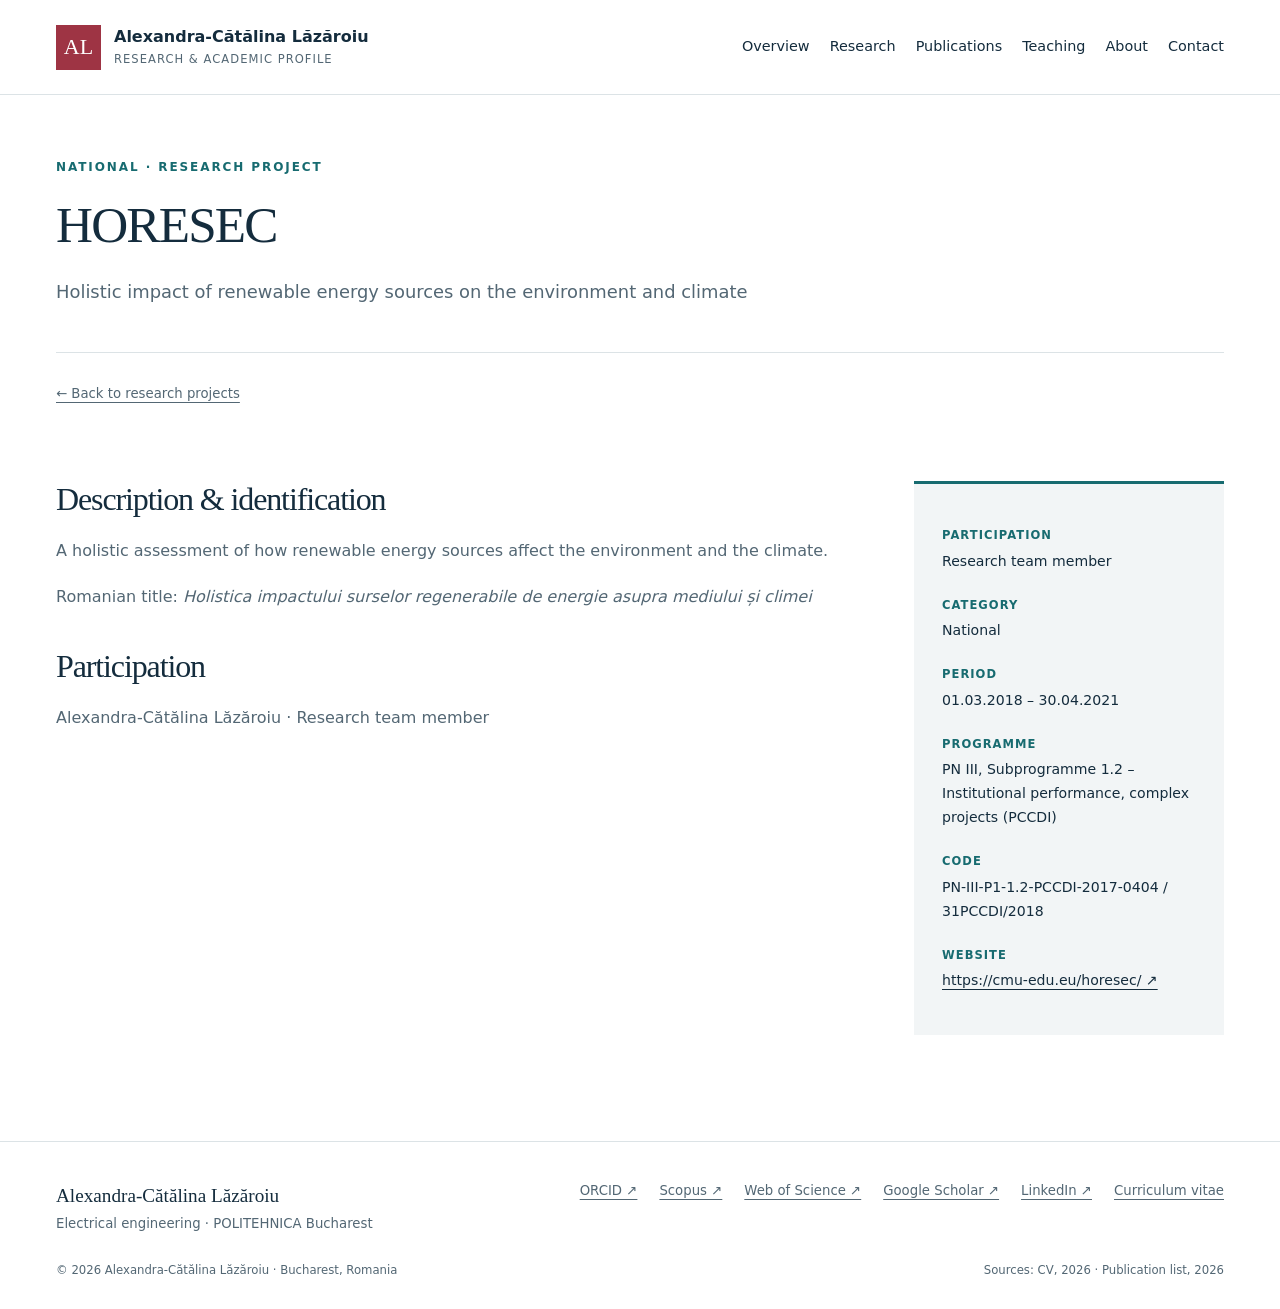
<file: project-horesec.html>
<!doctype html><html lang="en"><head><meta charset="utf-8"><meta name="viewport" content="width=device-width,initial-scale=1"><meta name="robots" content="index,follow"><title>HORESEC | Alexandra-Cătălina Lăzăroiu</title><meta name="description" content="Academic profile of Dr. Alexandra-Cătălina Lăzăroiu: research, publications and teaching in electrical engineering, smart grids and renewable energy."><link rel="stylesheet" href="styles.css"><script defer src="app.js"></script></head><body><a class="skip" href="#main">Skip to content</a><header class="header"><div class="wrap header-inner"><a class="brand" href="index.html"><span class="monogram">AL</span><span class="brand-name">Alexandra-Cătălina Lăzăroiu<small>Research &amp; academic profile</small></span></a><button class="menu-toggle" aria-expanded="false" aria-controls="navigation">Menu</button><nav id="navigation" class="nav" aria-label="Main navigation"><a href="index.html" >Overview</a><a href="research.html" >Research</a><a href="publications.html" >Publications</a><a href="teaching.html" >Teaching</a><a href="about.html" >About</a><a href="contact.html" >Contact</a></nav></div></header><main id="main"><div class="wrap page-intro"><p class="eyebrow">National · Research project</p><h1>HORESEC</h1><p class="lead">Holistic impact of renewable energy sources on the environment and climate</p></div><div class="wrap breadcrumb"><a href="research.html#projects">← Back to research projects</a></div><section class="section wrap project-detail"><div class="prose"><h2>Description &amp; identification</h2><p>A holistic assessment of how renewable energy sources affect the environment and the climate.</p><p>Romanian title: <em>Holistica impactului surselor regenerabile de energie asupra mediului și climei</em></p><h2>Participation</h2><p>Alexandra-Cătălina Lăzăroiu · Research team member</p></div><aside class="fact-panel"><dl><dt>Participation</dt><dd>Research team member</dd><dt>Category</dt><dd>National</dd><dt>Period</dt><dd>01.03.2018 – 30.04.2021</dd><dt>Programme</dt><dd>PN III, Subprogramme 1.2 – Institutional performance, complex projects (PCCDI)</dd><dt>Code</dt><dd>PN-III-P1-1.2-PCCDI-2017-0404 / 31PCCDI/2018</dd><dt>Website</dt><dd><a href="https://cmu-edu.eu/horesec/">https://cmu-edu.eu/horesec/ ↗</a></dd></dl></aside></section></main><footer class="footer"><div class="wrap"><div class="footer-top"><div><strong>Alexandra-Cătălina Lăzăroiu</strong><br>Electrical engineering · POLITEHNICA Bucharest</div><nav aria-label="Academic profiles"><a href="https://orcid.org/0000-0003-4895-9109">ORCID ↗</a><a href="https://www.scopus.com/authid/detail.uri?authorId=57194208030">Scopus ↗</a><a href="https://www.webofscience.com/wos/author/record/A-5793-2019">Web of Science ↗</a><a href="https://scholar.google.com/citations?user=1KXlXDEAAAAJ">Google Scholar ↗</a><a href="https://www.linkedin.com/in/alexandra-catalina-lazaroiu-14a689125/">LinkedIn ↗</a><a href="cv.html">Curriculum vitae</a></nav></div><div class="footer-bottom"><span>© 2026 Alexandra-Cătălina Lăzăroiu · Bucharest, Romania</span><span>Sources: CV, 2026 · Publication list, 2026</span></div></div></footer></body></html>
</file>
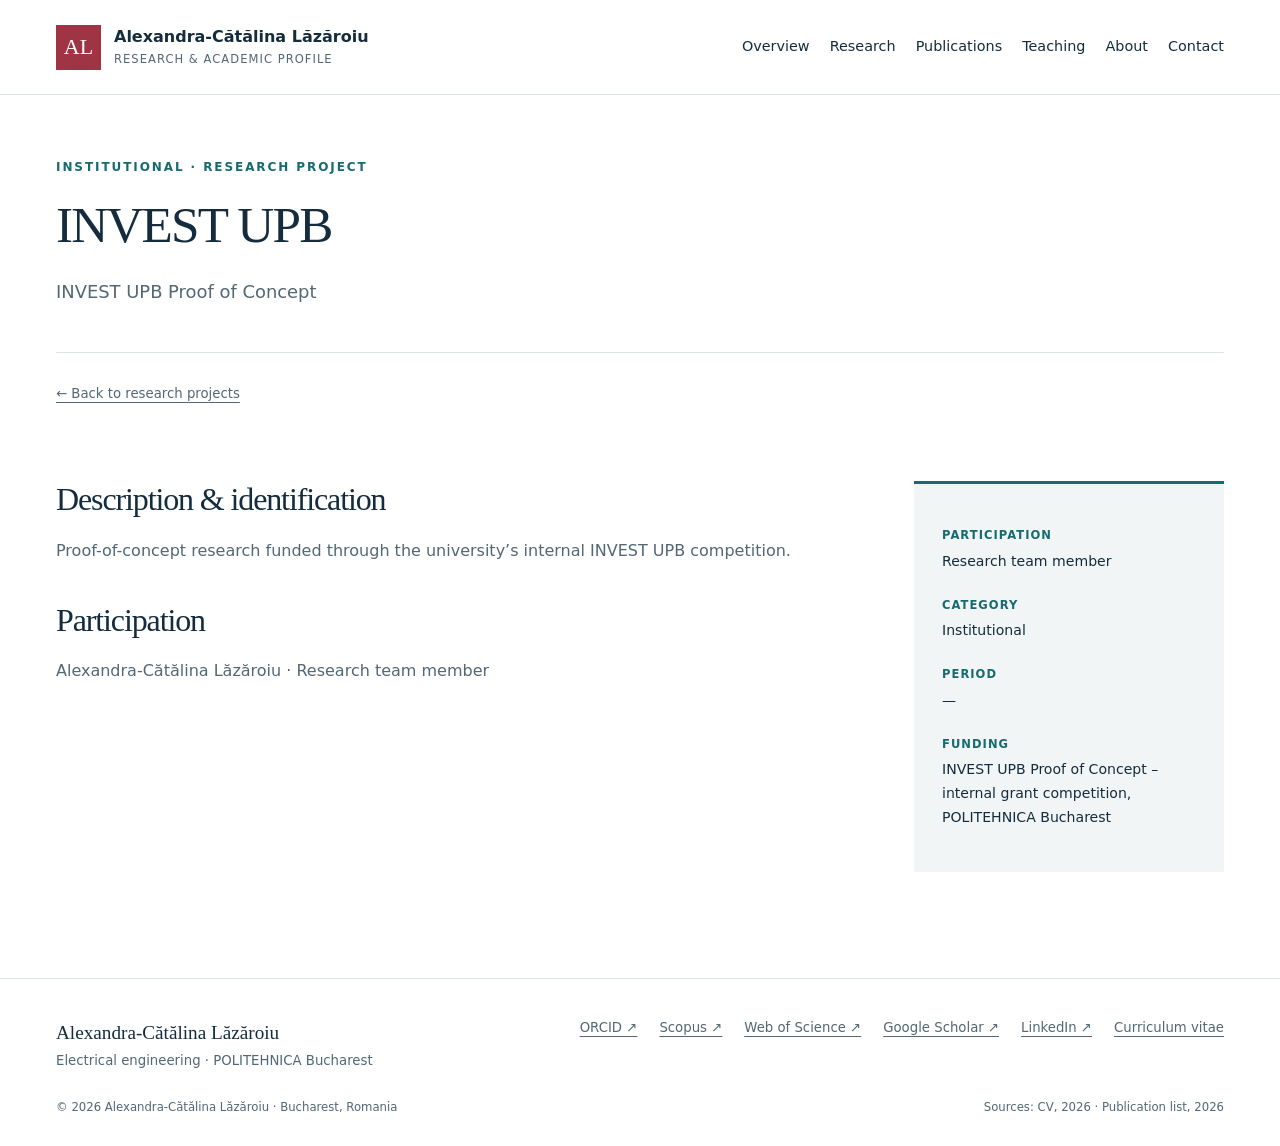
<file: project-invest-upb.html>
<!doctype html><html lang="en"><head><meta charset="utf-8"><meta name="viewport" content="width=device-width,initial-scale=1"><meta name="robots" content="index,follow"><title>INVEST UPB | Alexandra-Cătălina Lăzăroiu</title><meta name="description" content="Academic profile of Dr. Alexandra-Cătălina Lăzăroiu: research, publications and teaching in electrical engineering, smart grids and renewable energy."><link rel="stylesheet" href="styles.css"><script defer src="app.js"></script></head><body><a class="skip" href="#main">Skip to content</a><header class="header"><div class="wrap header-inner"><a class="brand" href="index.html"><span class="monogram">AL</span><span class="brand-name">Alexandra-Cătălina Lăzăroiu<small>Research &amp; academic profile</small></span></a><button class="menu-toggle" aria-expanded="false" aria-controls="navigation">Menu</button><nav id="navigation" class="nav" aria-label="Main navigation"><a href="index.html" >Overview</a><a href="research.html" >Research</a><a href="publications.html" >Publications</a><a href="teaching.html" >Teaching</a><a href="about.html" >About</a><a href="contact.html" >Contact</a></nav></div></header><main id="main"><div class="wrap page-intro"><p class="eyebrow">Institutional · Research project</p><h1>INVEST UPB</h1><p class="lead">INVEST UPB Proof of Concept</p></div><div class="wrap breadcrumb"><a href="research.html#projects">← Back to research projects</a></div><section class="section wrap project-detail"><div class="prose"><h2>Description &amp; identification</h2><p>Proof-of-concept research funded through the university’s internal INVEST UPB competition.</p><h2>Participation</h2><p>Alexandra-Cătălina Lăzăroiu · Research team member</p></div><aside class="fact-panel"><dl><dt>Participation</dt><dd>Research team member</dd><dt>Category</dt><dd>Institutional</dd><dt>Period</dt><dd>—</dd><dt>Funding</dt><dd>INVEST UPB Proof of Concept – internal grant competition, POLITEHNICA Bucharest</dd></dl></aside></section></main><footer class="footer"><div class="wrap"><div class="footer-top"><div><strong>Alexandra-Cătălina Lăzăroiu</strong><br>Electrical engineering · POLITEHNICA Bucharest</div><nav aria-label="Academic profiles"><a href="https://orcid.org/0000-0003-4895-9109">ORCID ↗</a><a href="https://www.scopus.com/authid/detail.uri?authorId=57194208030">Scopus ↗</a><a href="https://www.webofscience.com/wos/author/record/A-5793-2019">Web of Science ↗</a><a href="https://scholar.google.com/citations?user=1KXlXDEAAAAJ">Google Scholar ↗</a><a href="https://www.linkedin.com/in/alexandra-catalina-lazaroiu-14a689125/">LinkedIn ↗</a><a href="cv.html">Curriculum vitae</a></nav></div><div class="footer-bottom"><span>© 2026 Alexandra-Cătălina Lăzăroiu · Bucharest, Romania</span><span>Sources: CV, 2026 · Publication list, 2026</span></div></div></footer></body></html>
</file>
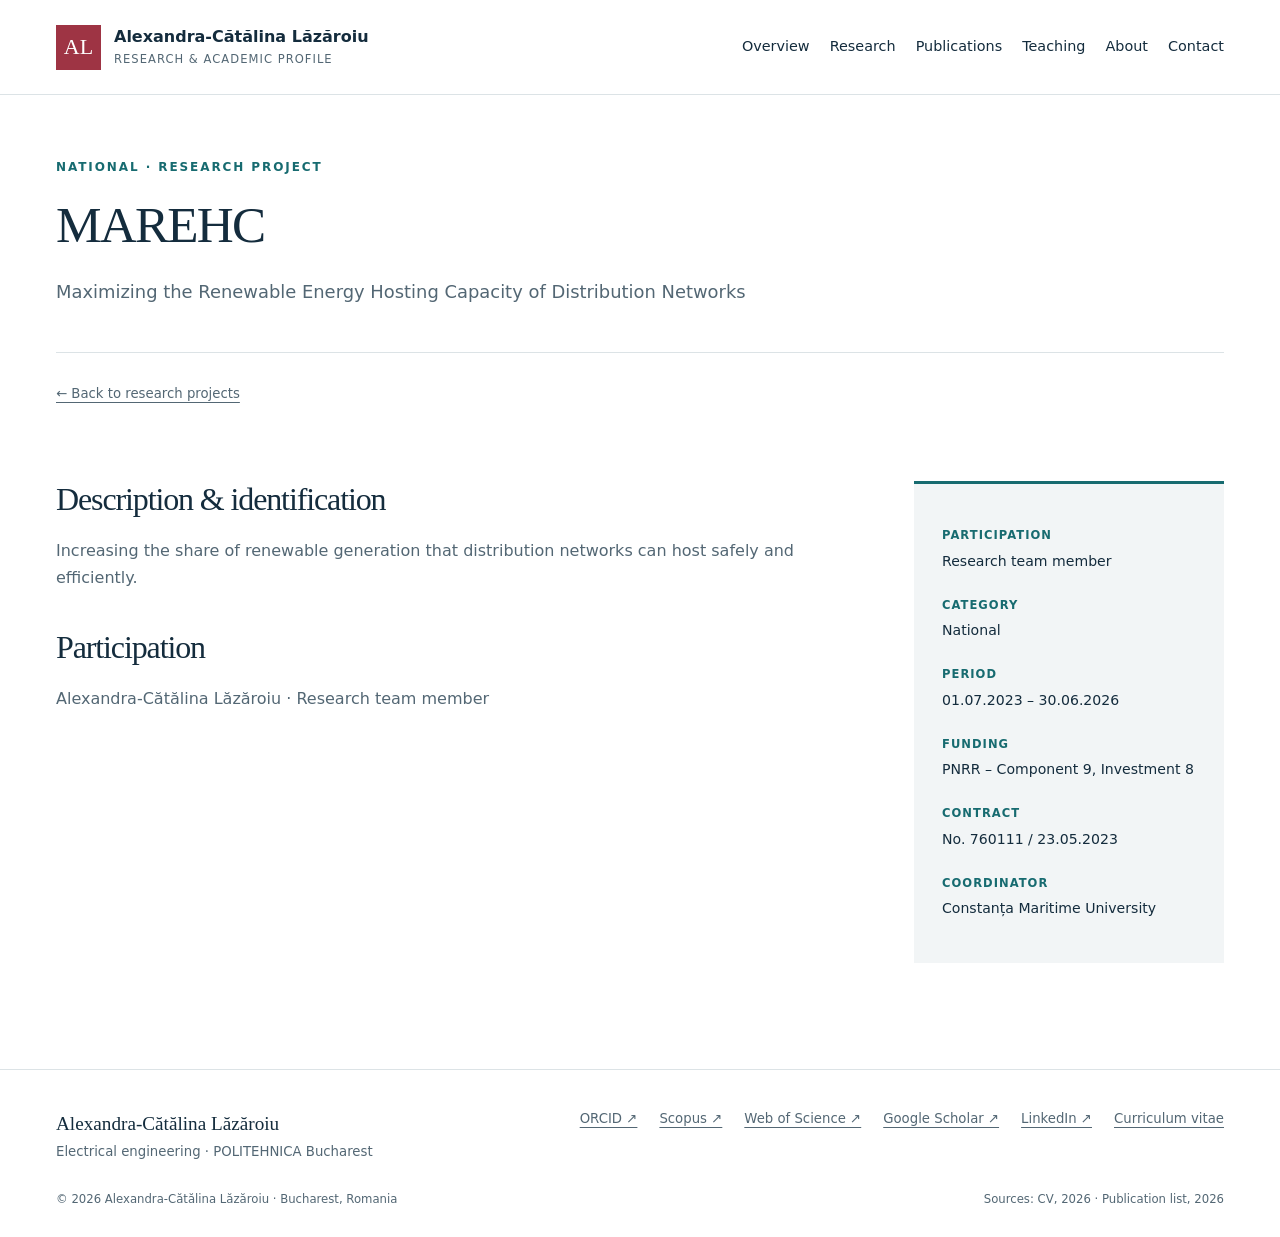
<file: project-marehc.html>
<!doctype html><html lang="en"><head><meta charset="utf-8"><meta name="viewport" content="width=device-width,initial-scale=1"><meta name="robots" content="index,follow"><title>MAREHC | Alexandra-Cătălina Lăzăroiu</title><meta name="description" content="Academic profile of Dr. Alexandra-Cătălina Lăzăroiu: research, publications and teaching in electrical engineering, smart grids and renewable energy."><link rel="stylesheet" href="styles.css"><script defer src="app.js"></script></head><body><a class="skip" href="#main">Skip to content</a><header class="header"><div class="wrap header-inner"><a class="brand" href="index.html"><span class="monogram">AL</span><span class="brand-name">Alexandra-Cătălina Lăzăroiu<small>Research &amp; academic profile</small></span></a><button class="menu-toggle" aria-expanded="false" aria-controls="navigation">Menu</button><nav id="navigation" class="nav" aria-label="Main navigation"><a href="index.html" >Overview</a><a href="research.html" >Research</a><a href="publications.html" >Publications</a><a href="teaching.html" >Teaching</a><a href="about.html" >About</a><a href="contact.html" >Contact</a></nav></div></header><main id="main"><div class="wrap page-intro"><p class="eyebrow">National · Research project</p><h1>MAREHC</h1><p class="lead">Maximizing the Renewable Energy Hosting Capacity of Distribution Networks</p></div><div class="wrap breadcrumb"><a href="research.html#projects">← Back to research projects</a></div><section class="section wrap project-detail"><div class="prose"><h2>Description &amp; identification</h2><p>Increasing the share of renewable generation that distribution networks can host safely and efficiently.</p><h2>Participation</h2><p>Alexandra-Cătălina Lăzăroiu · Research team member</p></div><aside class="fact-panel"><dl><dt>Participation</dt><dd>Research team member</dd><dt>Category</dt><dd>National</dd><dt>Period</dt><dd>01.07.2023 – 30.06.2026</dd><dt>Funding</dt><dd>PNRR – Component 9, Investment 8</dd><dt>Contract</dt><dd>No. 760111 / 23.05.2023</dd><dt>Coordinator</dt><dd>Constanța Maritime University</dd></dl></aside></section></main><footer class="footer"><div class="wrap"><div class="footer-top"><div><strong>Alexandra-Cătălina Lăzăroiu</strong><br>Electrical engineering · POLITEHNICA Bucharest</div><nav aria-label="Academic profiles"><a href="https://orcid.org/0000-0003-4895-9109">ORCID ↗</a><a href="https://www.scopus.com/authid/detail.uri?authorId=57194208030">Scopus ↗</a><a href="https://www.webofscience.com/wos/author/record/A-5793-2019">Web of Science ↗</a><a href="https://scholar.google.com/citations?user=1KXlXDEAAAAJ">Google Scholar ↗</a><a href="https://www.linkedin.com/in/alexandra-catalina-lazaroiu-14a689125/">LinkedIn ↗</a><a href="cv.html">Curriculum vitae</a></nav></div><div class="footer-bottom"><span>© 2026 Alexandra-Cătălina Lăzăroiu · Bucharest, Romania</span><span>Sources: CV, 2026 · Publication list, 2026</span></div></div></footer></body></html>
</file>
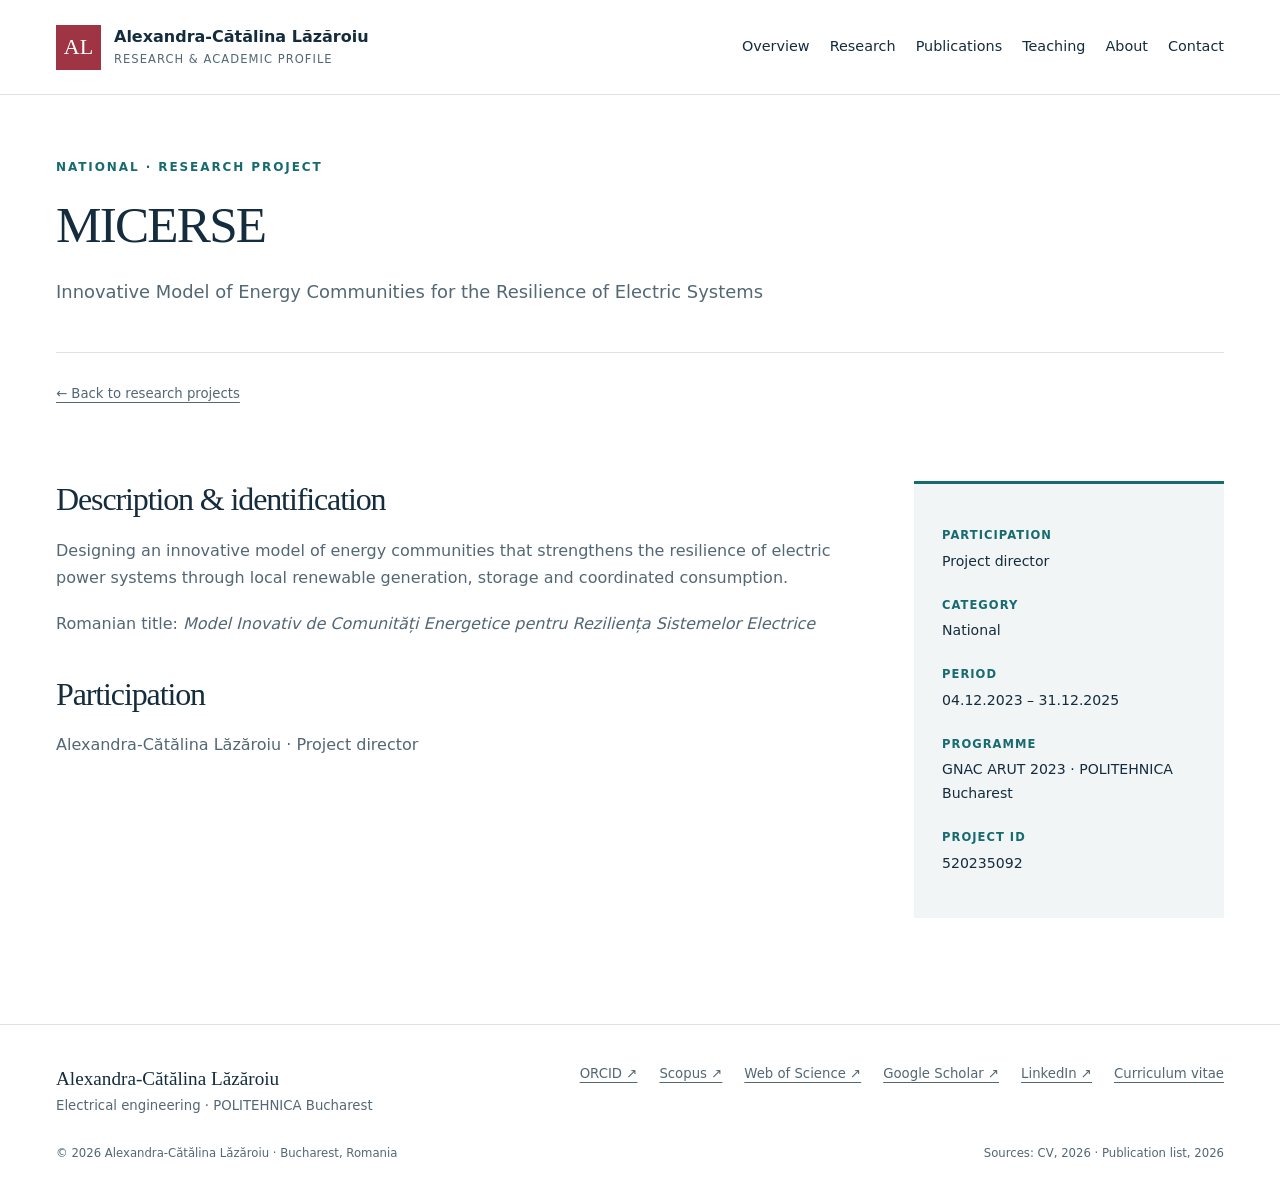
<file: project-micerse.html>
<!doctype html><html lang="en"><head><meta charset="utf-8"><meta name="viewport" content="width=device-width,initial-scale=1"><meta name="robots" content="index,follow"><title>MICERSE | Alexandra-Cătălina Lăzăroiu</title><meta name="description" content="Academic profile of Dr. Alexandra-Cătălina Lăzăroiu: research, publications and teaching in electrical engineering, smart grids and renewable energy."><link rel="stylesheet" href="styles.css"><script defer src="app.js"></script></head><body><a class="skip" href="#main">Skip to content</a><header class="header"><div class="wrap header-inner"><a class="brand" href="index.html"><span class="monogram">AL</span><span class="brand-name">Alexandra-Cătălina Lăzăroiu<small>Research &amp; academic profile</small></span></a><button class="menu-toggle" aria-expanded="false" aria-controls="navigation">Menu</button><nav id="navigation" class="nav" aria-label="Main navigation"><a href="index.html" >Overview</a><a href="research.html" >Research</a><a href="publications.html" >Publications</a><a href="teaching.html" >Teaching</a><a href="about.html" >About</a><a href="contact.html" >Contact</a></nav></div></header><main id="main"><div class="wrap page-intro"><p class="eyebrow">National · Research project</p><h1>MICERSE</h1><p class="lead">Innovative Model of Energy Communities for the Resilience of Electric Systems</p></div><div class="wrap breadcrumb"><a href="research.html#projects">← Back to research projects</a></div><section class="section wrap project-detail"><div class="prose"><h2>Description &amp; identification</h2><p>Designing an innovative model of energy communities that strengthens the resilience of electric power systems through local renewable generation, storage and coordinated consumption.</p><p>Romanian title: <em>Model Inovativ de Comunități Energetice pentru Reziliența Sistemelor Electrice</em></p><h2>Participation</h2><p>Alexandra-Cătălina Lăzăroiu · Project director</p></div><aside class="fact-panel"><dl><dt>Participation</dt><dd>Project director</dd><dt>Category</dt><dd>National</dd><dt>Period</dt><dd>04.12.2023 – 31.12.2025</dd><dt>Programme</dt><dd>GNAC ARUT 2023 · POLITEHNICA Bucharest</dd><dt>Project ID</dt><dd>520235092</dd></dl></aside></section></main><footer class="footer"><div class="wrap"><div class="footer-top"><div><strong>Alexandra-Cătălina Lăzăroiu</strong><br>Electrical engineering · POLITEHNICA Bucharest</div><nav aria-label="Academic profiles"><a href="https://orcid.org/0000-0003-4895-9109">ORCID ↗</a><a href="https://www.scopus.com/authid/detail.uri?authorId=57194208030">Scopus ↗</a><a href="https://www.webofscience.com/wos/author/record/A-5793-2019">Web of Science ↗</a><a href="https://scholar.google.com/citations?user=1KXlXDEAAAAJ">Google Scholar ↗</a><a href="https://www.linkedin.com/in/alexandra-catalina-lazaroiu-14a689125/">LinkedIn ↗</a><a href="cv.html">Curriculum vitae</a></nav></div><div class="footer-bottom"><span>© 2026 Alexandra-Cătălina Lăzăroiu · Bucharest, Romania</span><span>Sources: CV, 2026 · Publication list, 2026</span></div></div></footer></body></html>
</file>
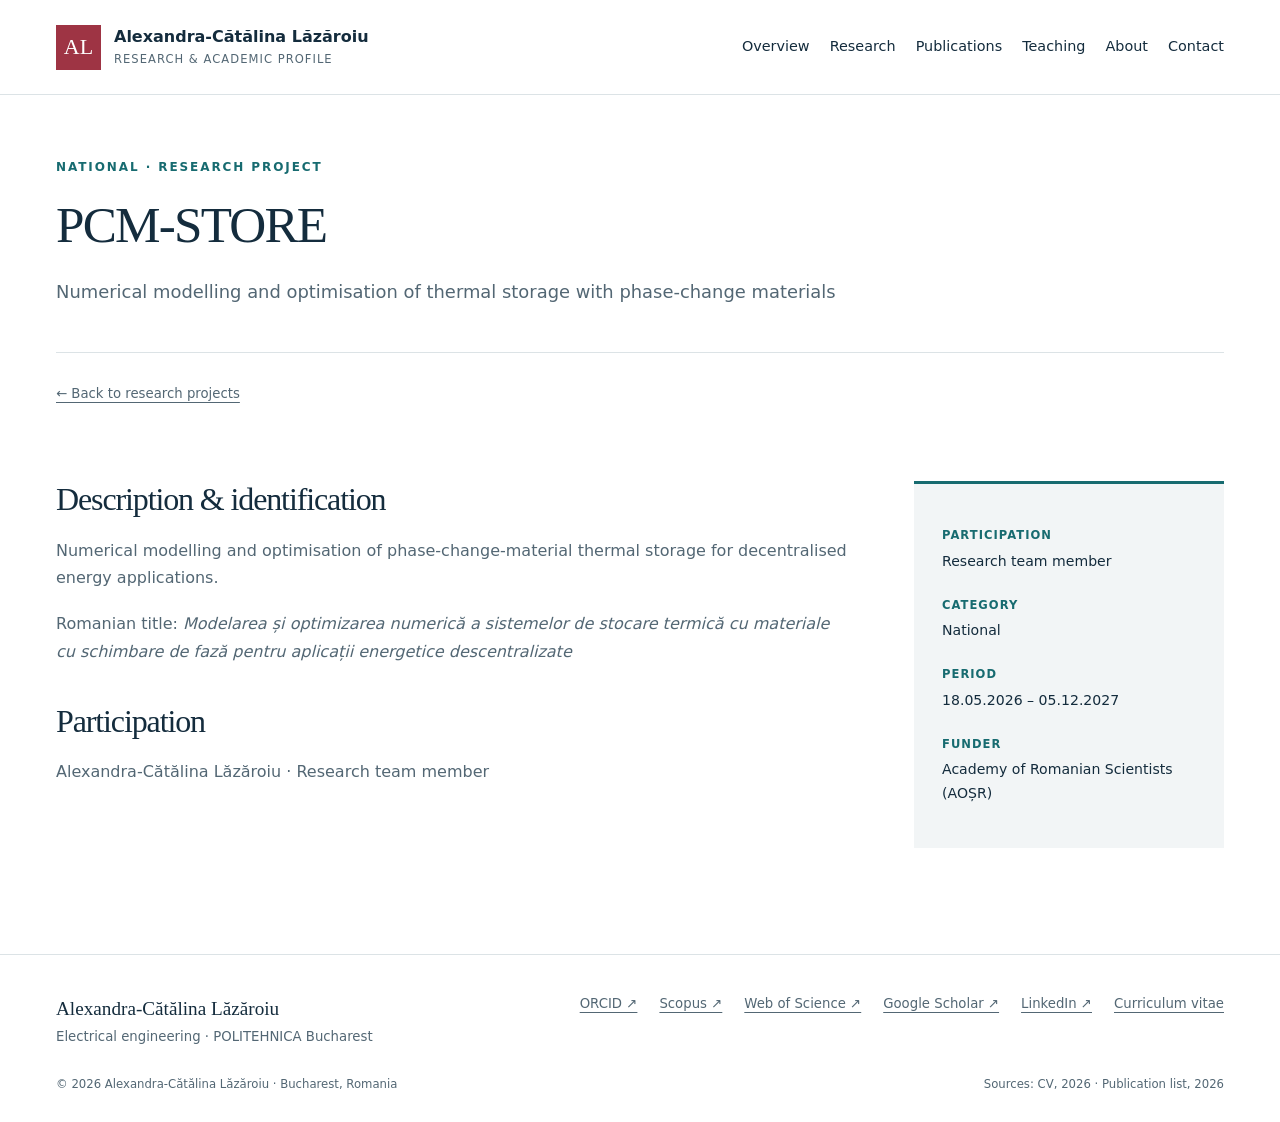
<file: project-pcm-storage.html>
<!doctype html><html lang="en"><head><meta charset="utf-8"><meta name="viewport" content="width=device-width,initial-scale=1"><meta name="robots" content="index,follow"><title>PCM-STORE | Alexandra-Cătălina Lăzăroiu</title><meta name="description" content="Academic profile of Dr. Alexandra-Cătălina Lăzăroiu: research, publications and teaching in electrical engineering, smart grids and renewable energy."><link rel="stylesheet" href="styles.css"><script defer src="app.js"></script></head><body><a class="skip" href="#main">Skip to content</a><header class="header"><div class="wrap header-inner"><a class="brand" href="index.html"><span class="monogram">AL</span><span class="brand-name">Alexandra-Cătălina Lăzăroiu<small>Research &amp; academic profile</small></span></a><button class="menu-toggle" aria-expanded="false" aria-controls="navigation">Menu</button><nav id="navigation" class="nav" aria-label="Main navigation"><a href="index.html" >Overview</a><a href="research.html" >Research</a><a href="publications.html" >Publications</a><a href="teaching.html" >Teaching</a><a href="about.html" >About</a><a href="contact.html" >Contact</a></nav></div></header><main id="main"><div class="wrap page-intro"><p class="eyebrow">National · Research project</p><h1>PCM-STORE</h1><p class="lead">Numerical modelling and optimisation of thermal storage with phase-change materials</p></div><div class="wrap breadcrumb"><a href="research.html#projects">← Back to research projects</a></div><section class="section wrap project-detail"><div class="prose"><h2>Description &amp; identification</h2><p>Numerical modelling and optimisation of phase-change-material thermal storage for decentralised energy applications.</p><p>Romanian title: <em>Modelarea și optimizarea numerică a sistemelor de stocare termică cu materiale cu schimbare de fază pentru aplicații energetice descentralizate</em></p><h2>Participation</h2><p>Alexandra-Cătălina Lăzăroiu · Research team member</p></div><aside class="fact-panel"><dl><dt>Participation</dt><dd>Research team member</dd><dt>Category</dt><dd>National</dd><dt>Period</dt><dd>18.05.2026 – 05.12.2027</dd><dt>Funder</dt><dd>Academy of Romanian Scientists (AOȘR)</dd></dl></aside></section></main><footer class="footer"><div class="wrap"><div class="footer-top"><div><strong>Alexandra-Cătălina Lăzăroiu</strong><br>Electrical engineering · POLITEHNICA Bucharest</div><nav aria-label="Academic profiles"><a href="https://orcid.org/0000-0003-4895-9109">ORCID ↗</a><a href="https://www.scopus.com/authid/detail.uri?authorId=57194208030">Scopus ↗</a><a href="https://www.webofscience.com/wos/author/record/A-5793-2019">Web of Science ↗</a><a href="https://scholar.google.com/citations?user=1KXlXDEAAAAJ">Google Scholar ↗</a><a href="https://www.linkedin.com/in/alexandra-catalina-lazaroiu-14a689125/">LinkedIn ↗</a><a href="cv.html">Curriculum vitae</a></nav></div><div class="footer-bottom"><span>© 2026 Alexandra-Cătălina Lăzăroiu · Bucharest, Romania</span><span>Sources: CV, 2026 · Publication list, 2026</span></div></div></footer></body></html>
</file>
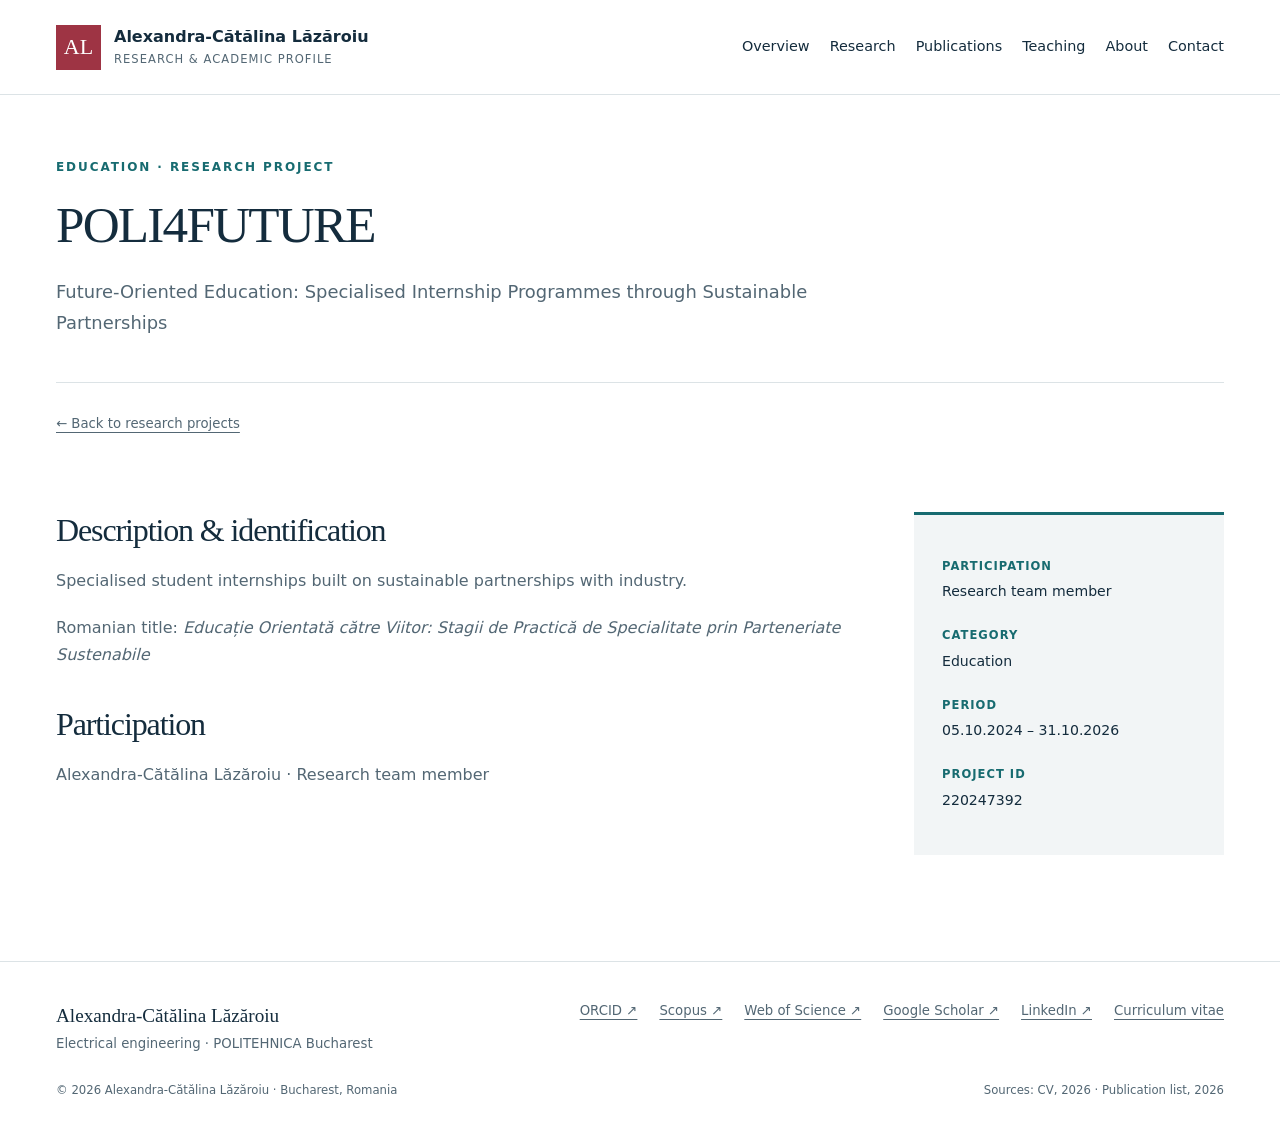
<file: project-poli4future.html>
<!doctype html><html lang="en"><head><meta charset="utf-8"><meta name="viewport" content="width=device-width,initial-scale=1"><meta name="robots" content="index,follow"><title>POLI4FUTURE | Alexandra-Cătălina Lăzăroiu</title><meta name="description" content="Academic profile of Dr. Alexandra-Cătălina Lăzăroiu: research, publications and teaching in electrical engineering, smart grids and renewable energy."><link rel="stylesheet" href="styles.css"><script defer src="app.js"></script></head><body><a class="skip" href="#main">Skip to content</a><header class="header"><div class="wrap header-inner"><a class="brand" href="index.html"><span class="monogram">AL</span><span class="brand-name">Alexandra-Cătălina Lăzăroiu<small>Research &amp; academic profile</small></span></a><button class="menu-toggle" aria-expanded="false" aria-controls="navigation">Menu</button><nav id="navigation" class="nav" aria-label="Main navigation"><a href="index.html" >Overview</a><a href="research.html" >Research</a><a href="publications.html" >Publications</a><a href="teaching.html" >Teaching</a><a href="about.html" >About</a><a href="contact.html" >Contact</a></nav></div></header><main id="main"><div class="wrap page-intro"><p class="eyebrow">Education · Research project</p><h1>POLI4FUTURE</h1><p class="lead">Future-Oriented Education: Specialised Internship Programmes through Sustainable Partnerships</p></div><div class="wrap breadcrumb"><a href="research.html#projects">← Back to research projects</a></div><section class="section wrap project-detail"><div class="prose"><h2>Description &amp; identification</h2><p>Specialised student internships built on sustainable partnerships with industry.</p><p>Romanian title: <em>Educație Orientată către Viitor: Stagii de Practică de Specialitate prin Parteneriate Sustenabile</em></p><h2>Participation</h2><p>Alexandra-Cătălina Lăzăroiu · Research team member</p></div><aside class="fact-panel"><dl><dt>Participation</dt><dd>Research team member</dd><dt>Category</dt><dd>Education</dd><dt>Period</dt><dd>05.10.2024 – 31.10.2026</dd><dt>Project ID</dt><dd>220247392</dd></dl></aside></section></main><footer class="footer"><div class="wrap"><div class="footer-top"><div><strong>Alexandra-Cătălina Lăzăroiu</strong><br>Electrical engineering · POLITEHNICA Bucharest</div><nav aria-label="Academic profiles"><a href="https://orcid.org/0000-0003-4895-9109">ORCID ↗</a><a href="https://www.scopus.com/authid/detail.uri?authorId=57194208030">Scopus ↗</a><a href="https://www.webofscience.com/wos/author/record/A-5793-2019">Web of Science ↗</a><a href="https://scholar.google.com/citations?user=1KXlXDEAAAAJ">Google Scholar ↗</a><a href="https://www.linkedin.com/in/alexandra-catalina-lazaroiu-14a689125/">LinkedIn ↗</a><a href="cv.html">Curriculum vitae</a></nav></div><div class="footer-bottom"><span>© 2026 Alexandra-Cătălina Lăzăroiu · Bucharest, Romania</span><span>Sources: CV, 2026 · Publication list, 2026</span></div></div></footer></body></html>
</file>
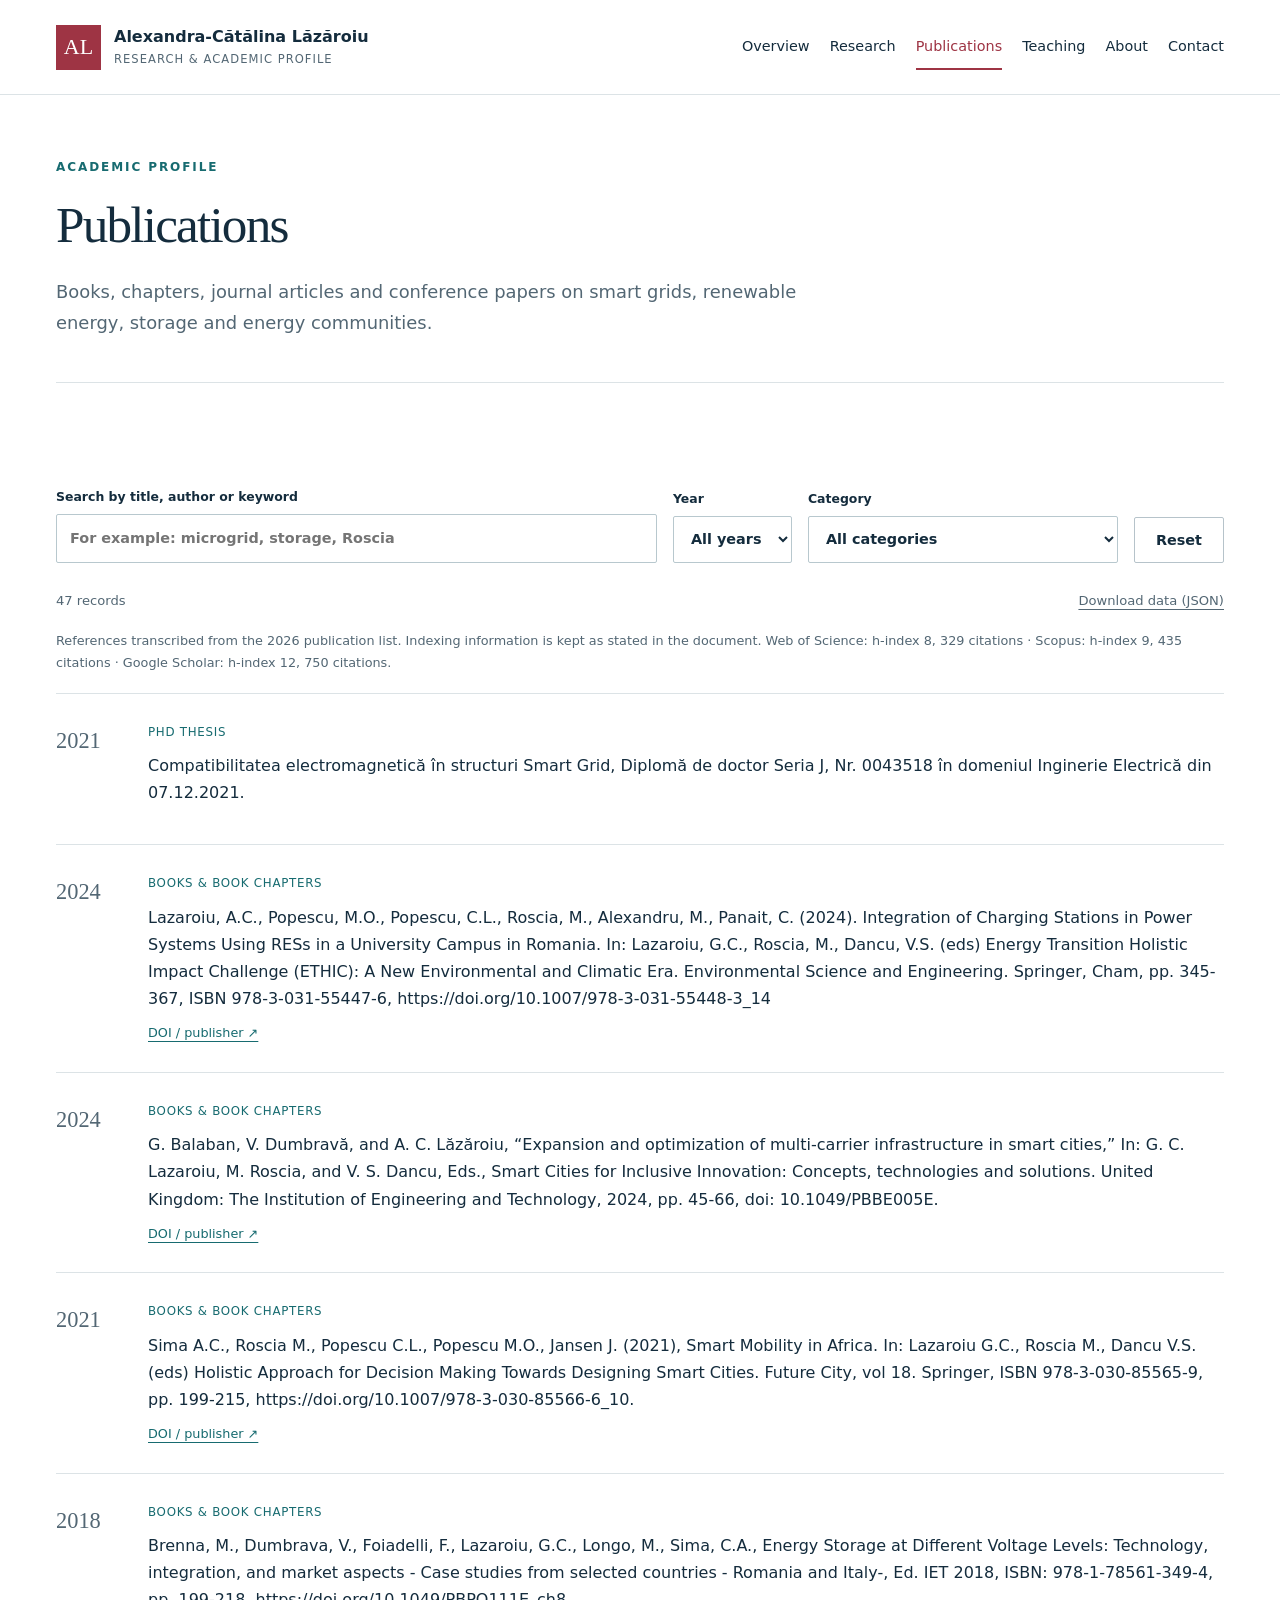
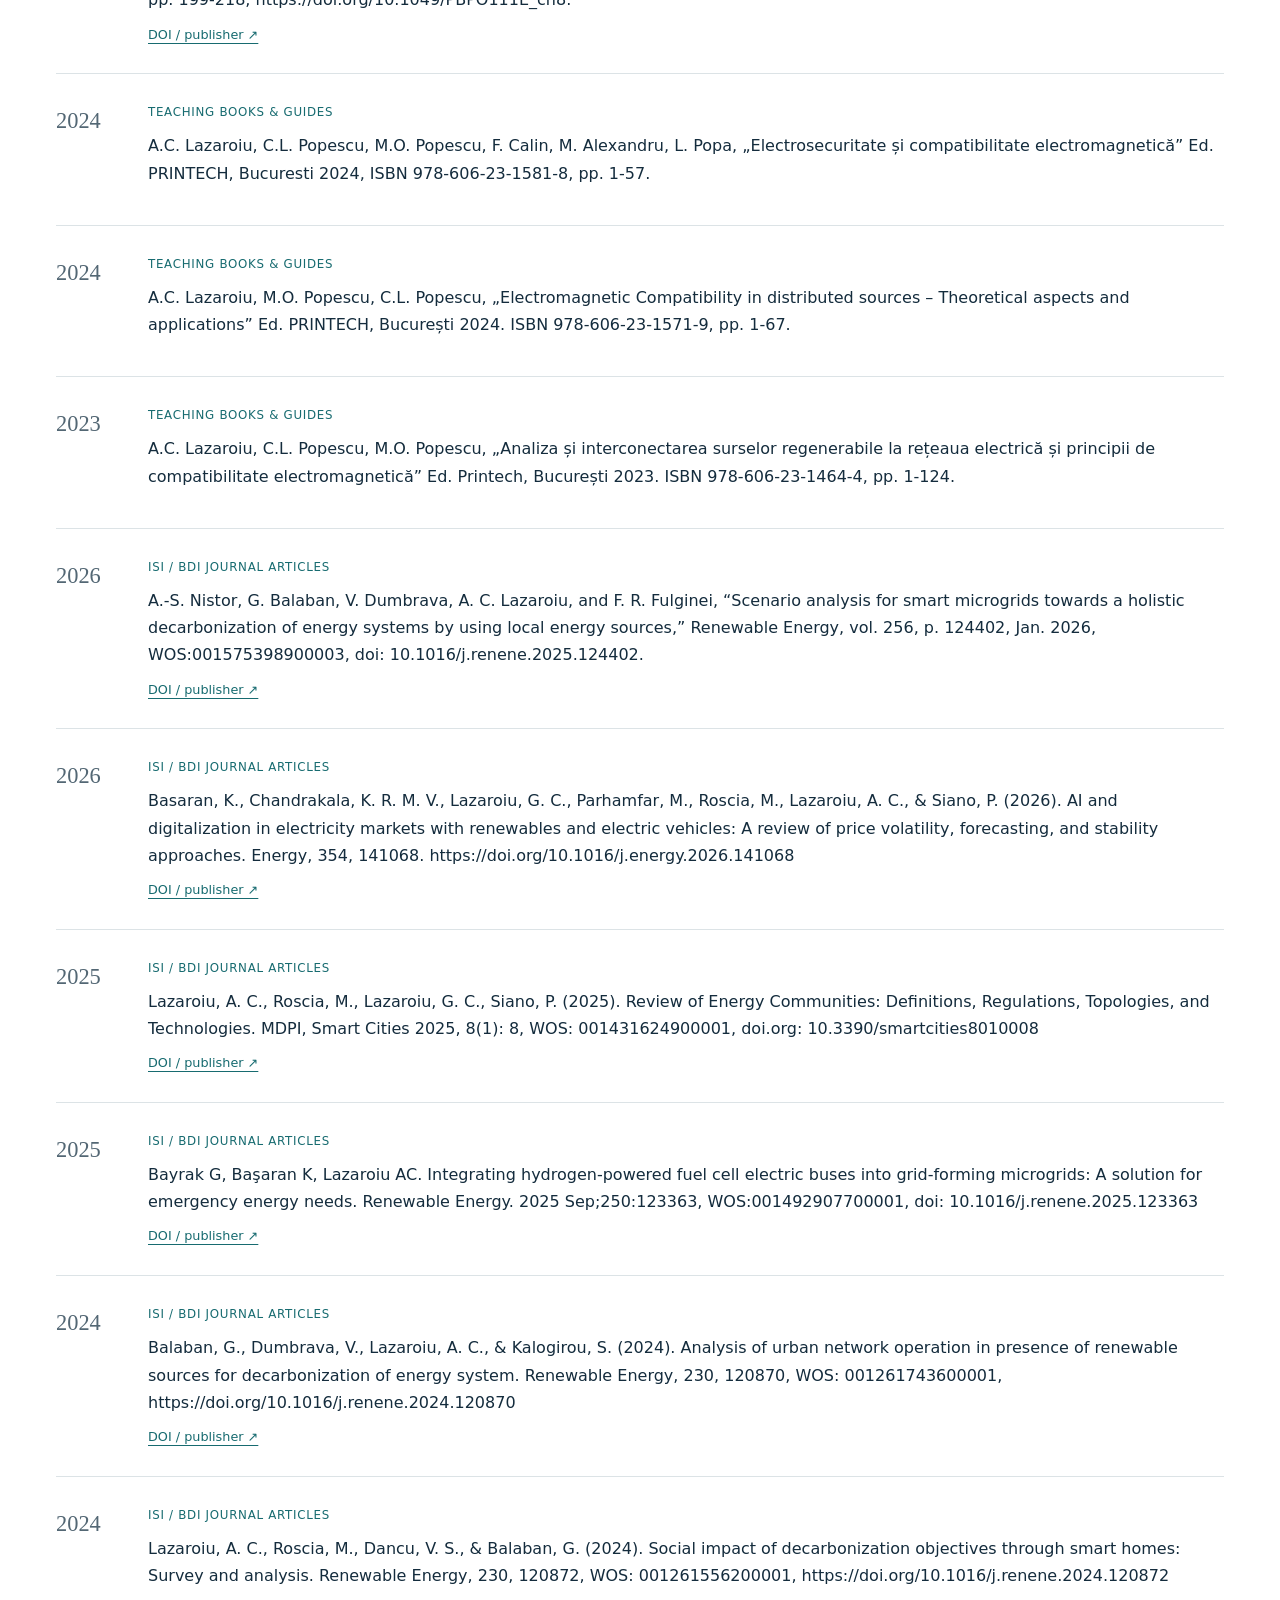
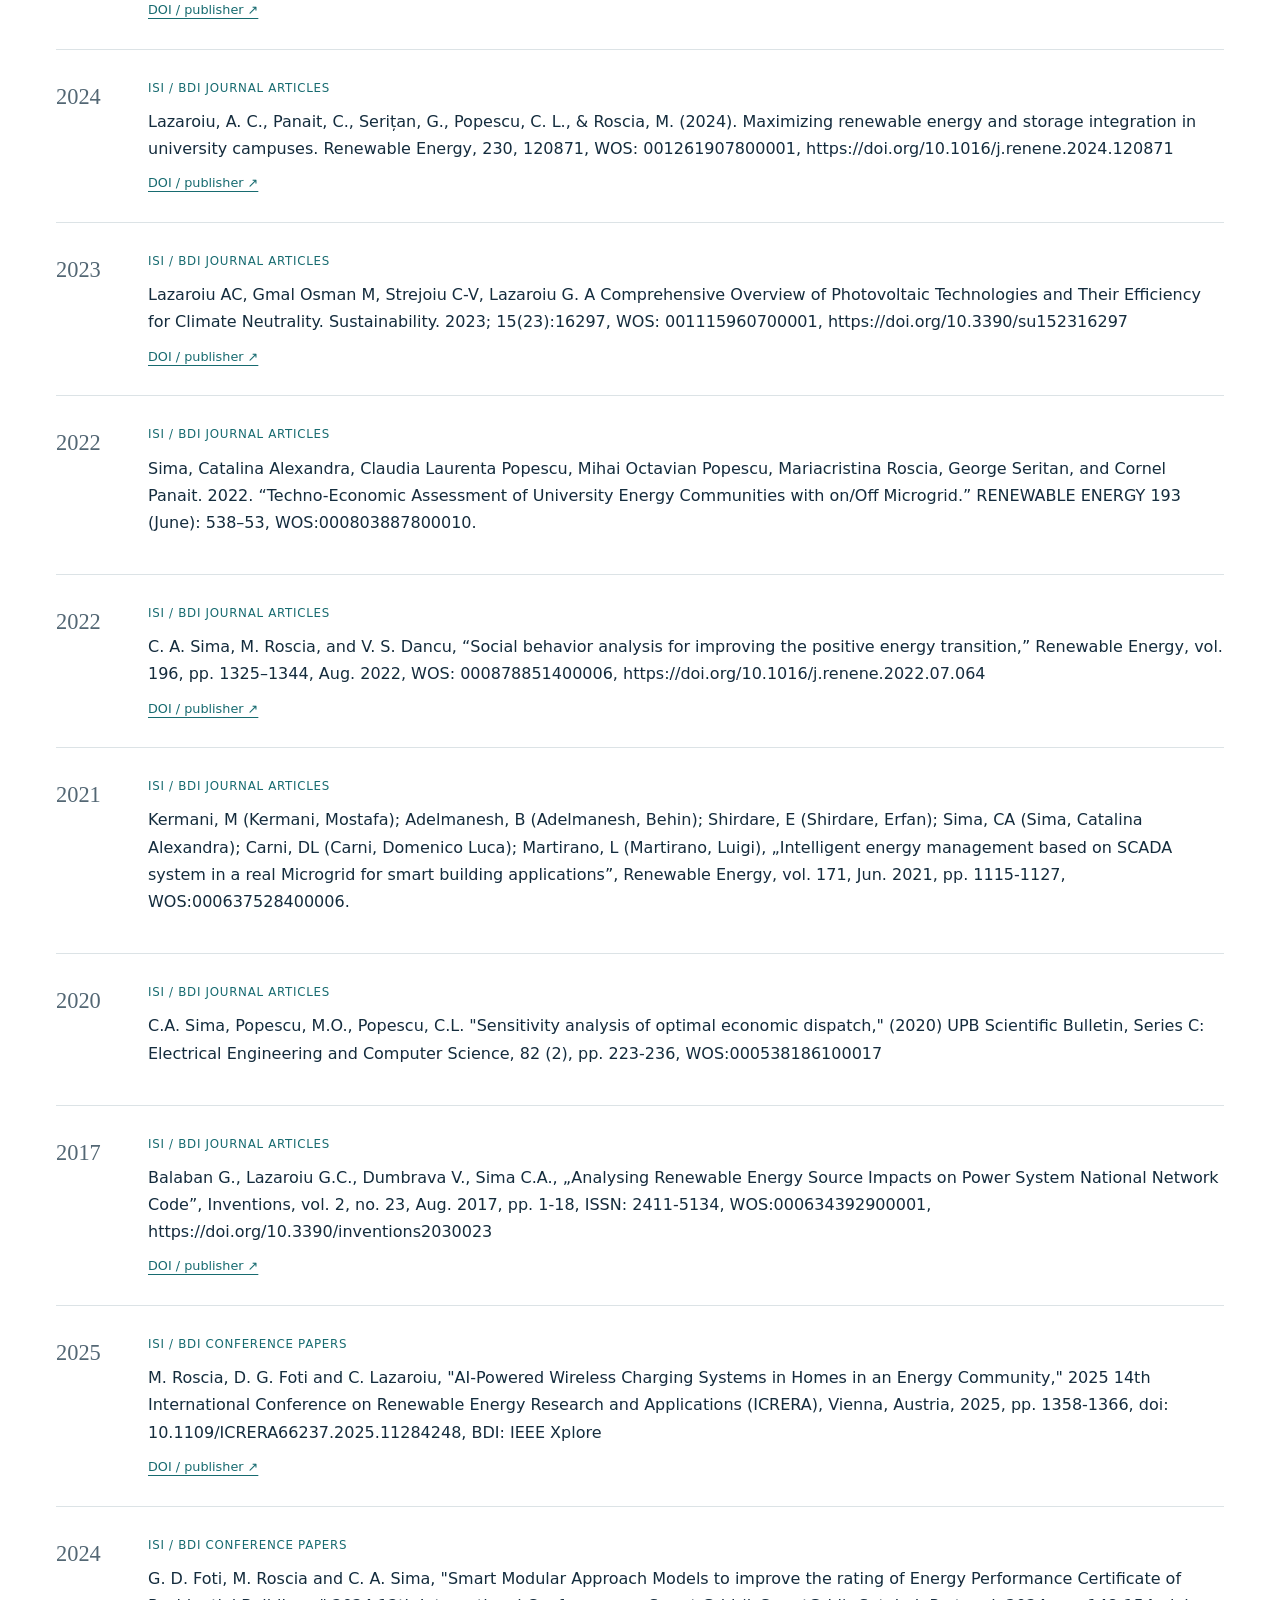
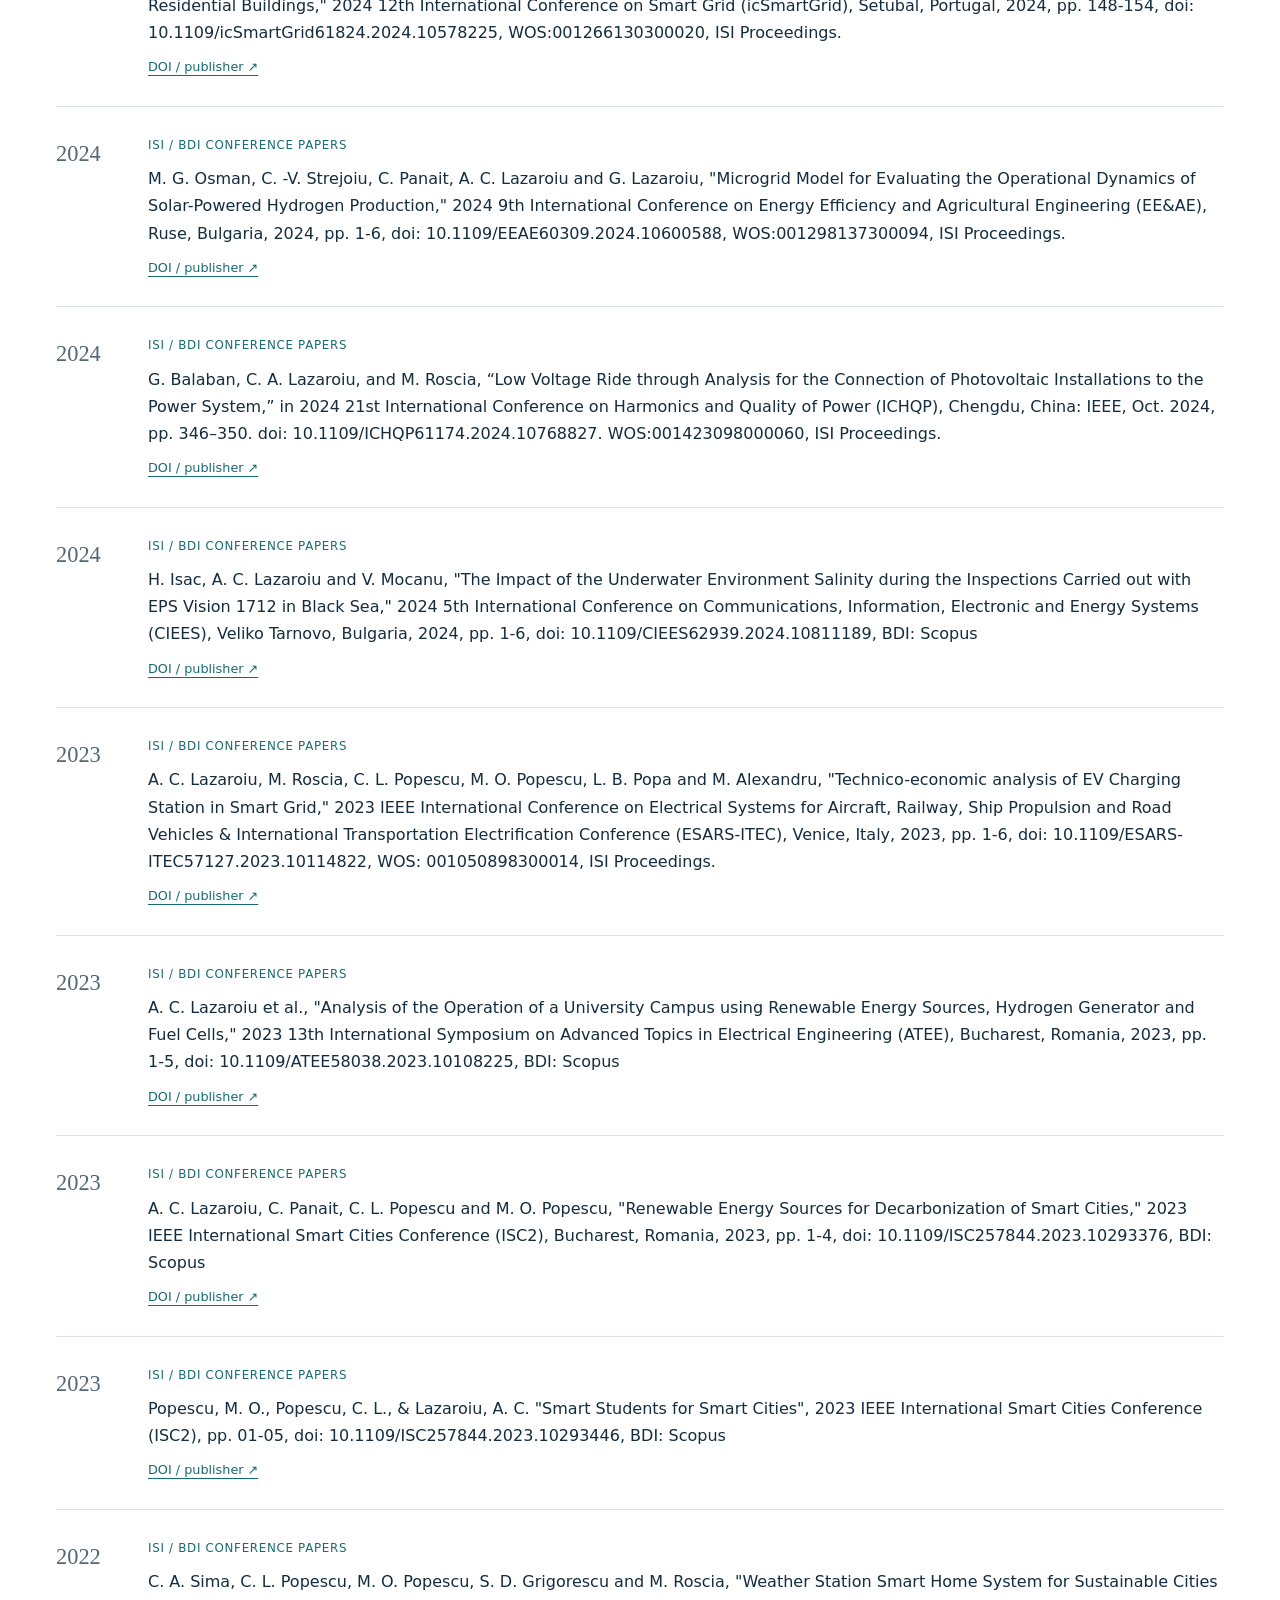
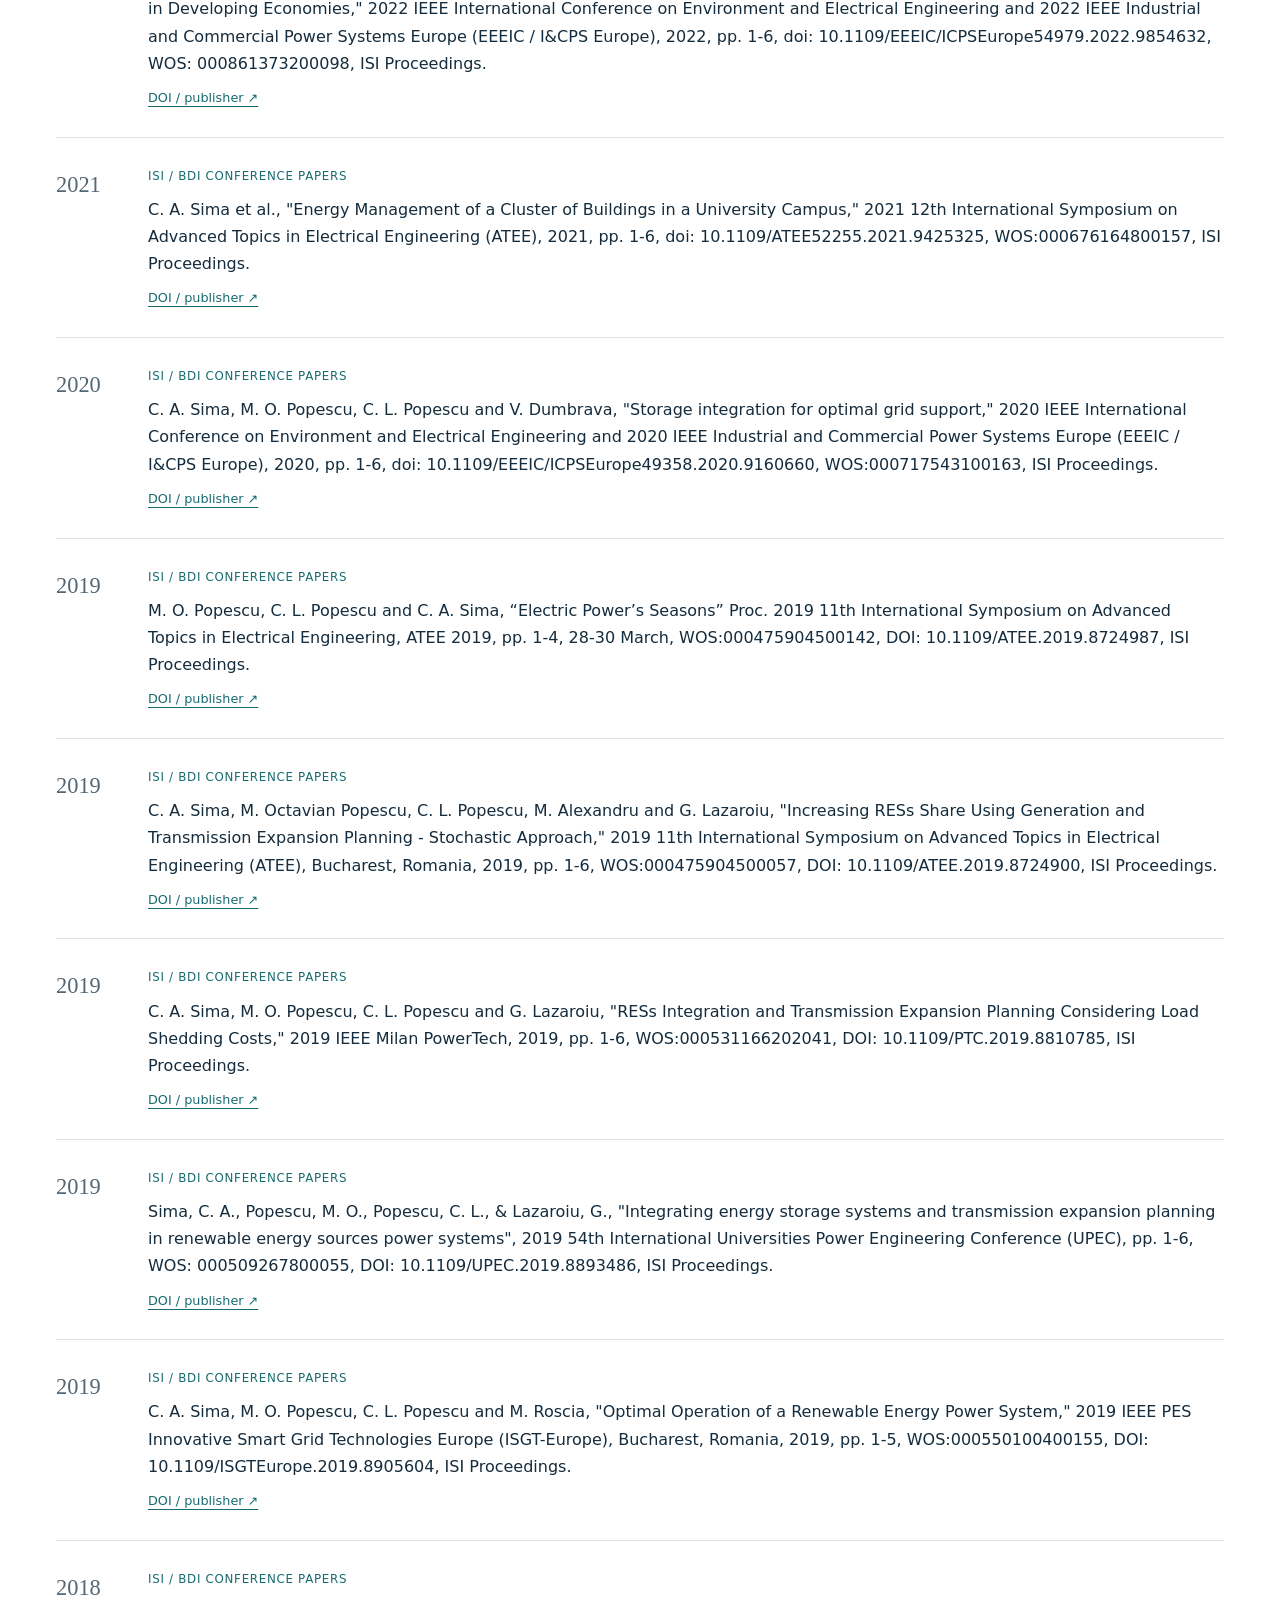
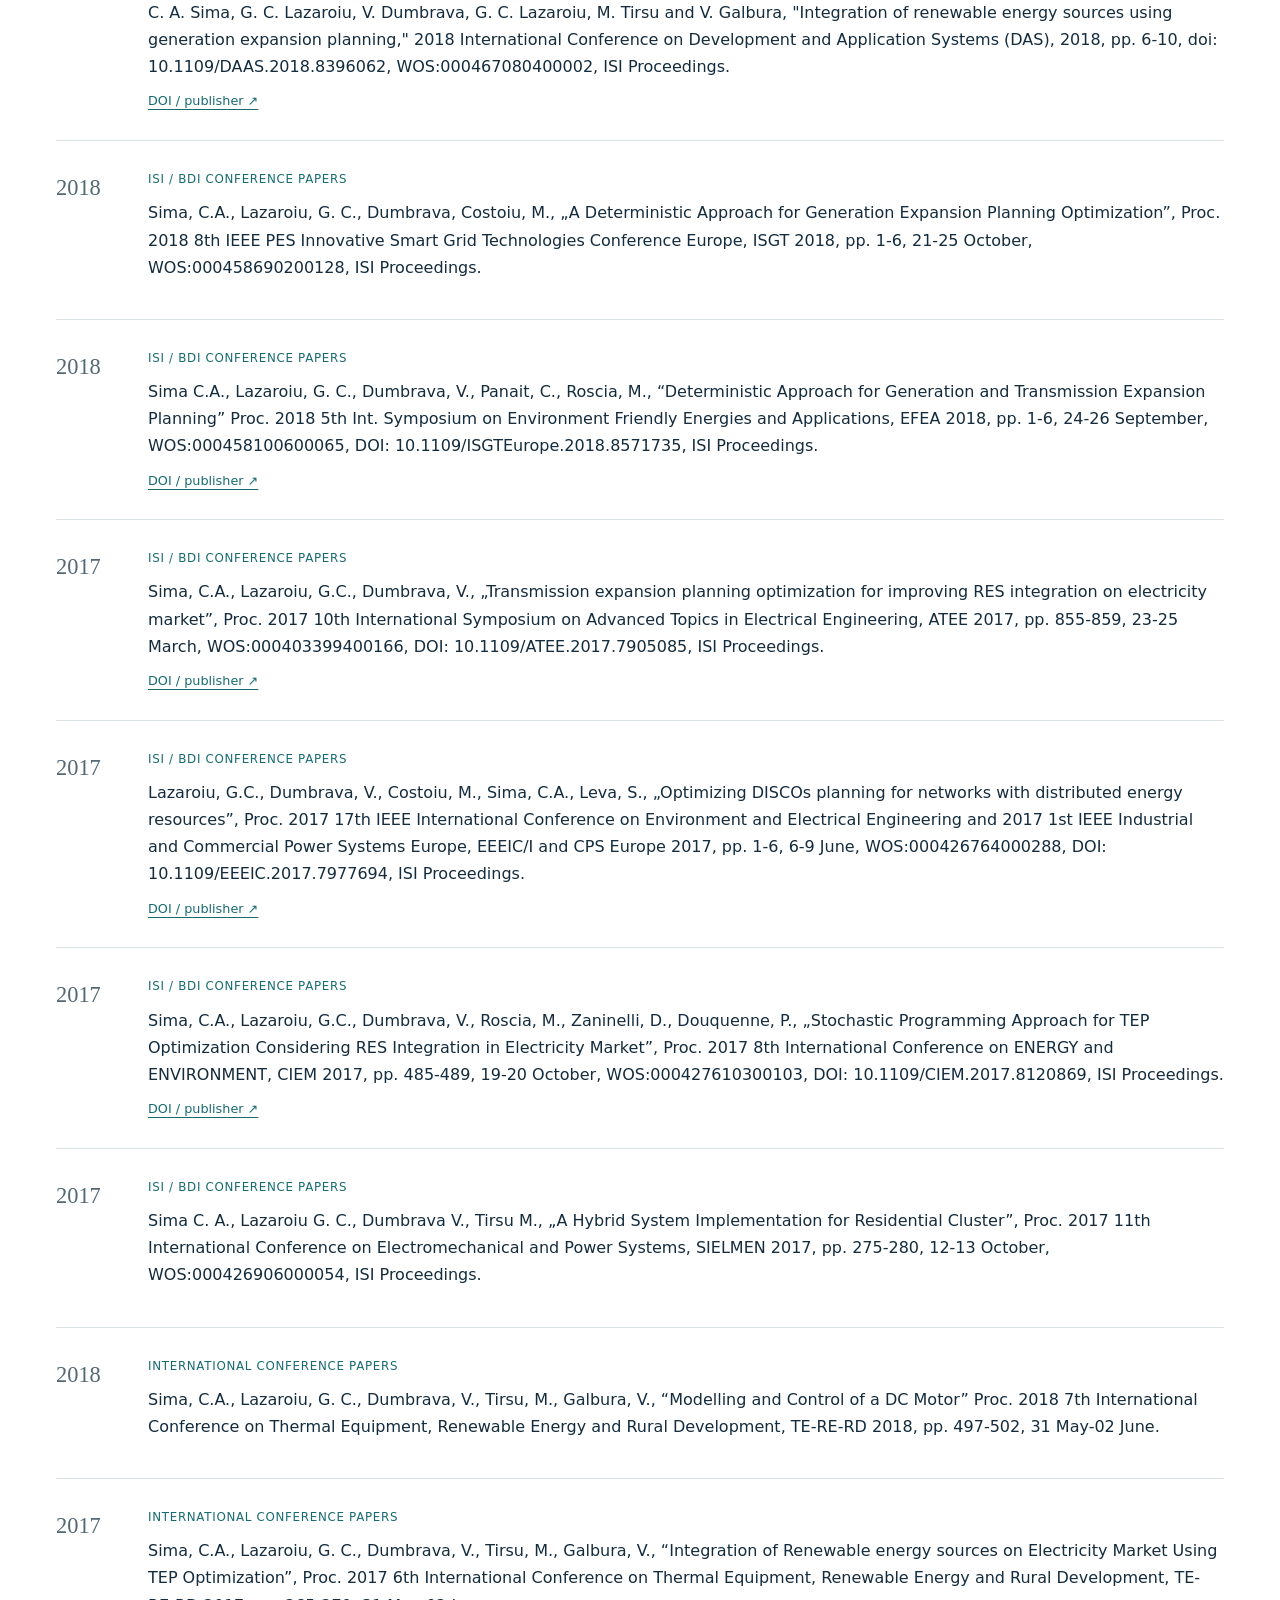
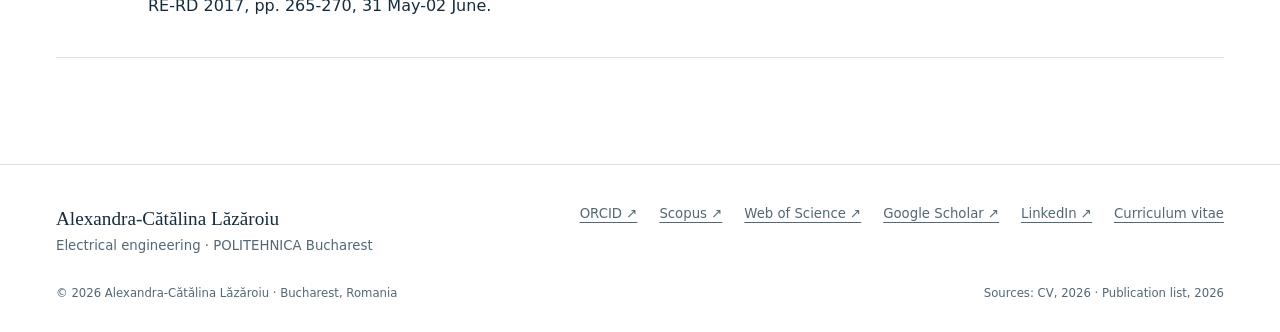
<file: publications.html>
<!doctype html><html lang="en"><head><meta charset="utf-8"><meta name="viewport" content="width=device-width,initial-scale=1"><meta name="robots" content="index,follow"><title>Publications | Alexandra-Cătălina Lăzăroiu</title><meta name="description" content="Academic profile of Dr. Alexandra-Cătălina Lăzăroiu: research, publications and teaching in electrical engineering, smart grids and renewable energy."><link rel="stylesheet" href="styles.css"><script defer src="app.js"></script></head><body><a class="skip" href="#main">Skip to content</a><header class="header"><div class="wrap header-inner"><a class="brand" href="index.html"><span class="monogram">AL</span><span class="brand-name">Alexandra-Cătălina Lăzăroiu<small>Research &amp; academic profile</small></span></a><button class="menu-toggle" aria-expanded="false" aria-controls="navigation">Menu</button><nav id="navigation" class="nav" aria-label="Main navigation"><a href="index.html" >Overview</a><a href="research.html" >Research</a><a href="publications.html" aria-current="page">Publications</a><a href="teaching.html" >Teaching</a><a href="about.html" >About</a><a href="contact.html" >Contact</a></nav></div></header><main id="main"><div class="wrap page-intro"><p class="eyebrow">Academic profile</p><h1>Publications</h1><p class="lead">Books, chapters, journal articles and conference papers on smart grids, renewable energy, storage and energy communities.</p></div><section class="wrap section"><form class="filters" data-filter-form><label class="search-field">Search by title, author or keyword<input type="search" placeholder="For example: microgrid, storage, Roscia"></label><label>Year<select name="year"><option value="">All years</option><option>2026</option><option>2025</option><option>2024</option><option>2023</option><option>2022</option><option>2021</option><option>2020</option><option>2019</option><option>2018</option><option>2017</option></select></label><label>Category<select name="type"><option value="">All categories</option><option>PhD thesis</option><option>Books &amp; book chapters</option><option>Teaching books &amp; guides</option><option>ISI / BDI journal articles</option><option>ISI / BDI conference papers</option><option>International conference papers</option></select></label><button type="button" class="button secondary" data-reset>Reset</button></form><div class="filter-count"><span data-result-count aria-live="polite">47 records</span><a href="data/publications.json" download>Download data (JSON)</a></div><p class="figure-note">References transcribed from the 2026 publication list. Indexing information is kept as stated in the document. Web of Science: h-index 8, 329 citations · Scopus: h-index 9, 435 citations · Google Scholar: h-index 12, 750 citations.</p><div class="pub-list"><article class="pub-row" data-search="Compatibilitatea electromagnetică în structuri Smart Grid, Diplomă de doctor Seria J, Nr. 0043518 în domeniul Inginerie Electrică din 07.12.2021." data-year="2021" data-type="PhD thesis"><div class="pub-year">2021</div><div><div class="pub-meta">PhD thesis</div><p class="citation">Compatibilitatea electromagnetică în structuri Smart Grid, Diplomă de doctor Seria J, Nr. 0043518 în domeniul Inginerie Electrică din 07.12.2021.</p><div class="pub-actions"></div></div></article><article class="pub-row" data-search="Lazaroiu, A.C., Popescu, M.O., Popescu, C.L., Roscia, M., Alexandru, M., Panait, C. (2024). Integration of Charging Stations in Power Systems Using RESs in a University Campus in Romania. In: Lazaroiu, G.C., Roscia, M., Dancu, V.S. (eds) Energy Transition Holistic Impact Challenge (ETHIC): A New Environmental and Climatic Era. Environmental Science and Engineering. Springer, Cham, pp. 345-367, ISBN 978-3-031-55447-6, https://doi.org/10.1007/978-3-031-55448-3_14" data-year="2024" data-type="Books &amp; book chapters"><div class="pub-year">2024</div><div><div class="pub-meta">Books &amp; book chapters</div><p class="citation">Lazaroiu, A.C., Popescu, M.O., Popescu, C.L., Roscia, M., Alexandru, M., Panait, C. (2024). Integration of Charging Stations in Power Systems Using RESs in a University Campus in Romania. In: Lazaroiu, G.C., Roscia, M., Dancu, V.S. (eds) Energy Transition Holistic Impact Challenge (ETHIC): A New Environmental and Climatic Era. Environmental Science and Engineering. Springer, Cham, pp. 345-367, ISBN 978-3-031-55447-6, https://doi.org/10.1007/978-3-031-55448-3_14</p><div class="pub-actions"><a href="https://doi.org/10.1007/978-3-031-55448-3_14">DOI / publisher ↗</a></div></div></article><article class="pub-row" data-search="G. Balaban, V. Dumbravă, and A. C. Lăzăroiu, “Expansion and optimization of multi-carrier infrastructure in smart cities,” In: G. C. Lazaroiu, M. Roscia, and V. S. Dancu, Eds., Smart Cities for Inclusive Innovation: Concepts, technologies and solutions. United Kingdom: The Institution of Engineering and Technology, 2024, pp. 45-66, doi: 10.1049/PBBE005E." data-year="2024" data-type="Books &amp; book chapters"><div class="pub-year">2024</div><div><div class="pub-meta">Books &amp; book chapters</div><p class="citation">G. Balaban, V. Dumbravă, and A. C. Lăzăroiu, “Expansion and optimization of multi-carrier infrastructure in smart cities,” In: G. C. Lazaroiu, M. Roscia, and V. S. Dancu, Eds., Smart Cities for Inclusive Innovation: Concepts, technologies and solutions. United Kingdom: The Institution of Engineering and Technology, 2024, pp. 45-66, doi: 10.1049/PBBE005E.</p><div class="pub-actions"><a href="https://doi.org/10.1049/PBBE005E">DOI / publisher ↗</a></div></div></article><article class="pub-row" data-search="Sima A.C., Roscia M., Popescu C.L., Popescu M.O., Jansen J. (2021), Smart Mobility in Africa. In: Lazaroiu G.C., Roscia M., Dancu V.S. (eds) Holistic Approach for Decision Making Towards Designing Smart Cities. Future City, vol 18. Springer, ISBN 978-3-030-85565-9, pp. 199-215, https://doi.org/10.1007/978-3-030-85566-6_10." data-year="2021" data-type="Books &amp; book chapters"><div class="pub-year">2021</div><div><div class="pub-meta">Books &amp; book chapters</div><p class="citation">Sima A.C., Roscia M., Popescu C.L., Popescu M.O., Jansen J. (2021), Smart Mobility in Africa. In: Lazaroiu G.C., Roscia M., Dancu V.S. (eds) Holistic Approach for Decision Making Towards Designing Smart Cities. Future City, vol 18. Springer, ISBN 978-3-030-85565-9, pp. 199-215, https://doi.org/10.1007/978-3-030-85566-6_10.</p><div class="pub-actions"><a href="https://doi.org/10.1007/978-3-030-85566-6_10">DOI / publisher ↗</a></div></div></article><article class="pub-row" data-search="Brenna, M., Dumbrava, V., Foiadelli, F., Lazaroiu, G.C., Longo, M., Sima, C.A., Energy Storage at Different Voltage Levels: Technology, integration, and market aspects - Case studies from selected countries - Romania and Italy-, Ed. IET 2018, ISBN: 978-1-78561-349-4, pp. 199-218, https://doi.org/10.1049/PBPO111E_ch8." data-year="2018" data-type="Books &amp; book chapters"><div class="pub-year">2018</div><div><div class="pub-meta">Books &amp; book chapters</div><p class="citation">Brenna, M., Dumbrava, V., Foiadelli, F., Lazaroiu, G.C., Longo, M., Sima, C.A., Energy Storage at Different Voltage Levels: Technology, integration, and market aspects - Case studies from selected countries - Romania and Italy-, Ed. IET 2018, ISBN: 978-1-78561-349-4, pp. 199-218, https://doi.org/10.1049/PBPO111E_ch8.</p><div class="pub-actions"><a href="https://doi.org/10.1049/PBPO111E_ch8">DOI / publisher ↗</a></div></div></article><article class="pub-row" data-search="A.C. Lazaroiu, C.L. Popescu, M.O. Popescu, F. Calin, M. Alexandru, L. Popa, „Electrosecuritate și compatibilitate electromagnetică” Ed. PRINTECH, Bucuresti 2024, ISBN 978-606-23-1581-8, pp. 1-57." data-year="2024" data-type="Teaching books &amp; guides"><div class="pub-year">2024</div><div><div class="pub-meta">Teaching books &amp; guides</div><p class="citation">A.C. Lazaroiu, C.L. Popescu, M.O. Popescu, F. Calin, M. Alexandru, L. Popa, „Electrosecuritate și compatibilitate electromagnetică” Ed. PRINTECH, Bucuresti 2024, ISBN 978-606-23-1581-8, pp. 1-57.</p><div class="pub-actions"></div></div></article><article class="pub-row" data-search="A.C. Lazaroiu, M.O. Popescu, C.L. Popescu, „Electromagnetic Compatibility in distributed sources – Theoretical aspects and applications” Ed. PRINTECH, București 2024. ISBN 978-606-23-1571-9, pp. 1-67." data-year="2024" data-type="Teaching books &amp; guides"><div class="pub-year">2024</div><div><div class="pub-meta">Teaching books &amp; guides</div><p class="citation">A.C. Lazaroiu, M.O. Popescu, C.L. Popescu, „Electromagnetic Compatibility in distributed sources – Theoretical aspects and applications” Ed. PRINTECH, București 2024. ISBN 978-606-23-1571-9, pp. 1-67.</p><div class="pub-actions"></div></div></article><article class="pub-row" data-search="A.C. Lazaroiu, C.L. Popescu, M.O. Popescu, „Analiza și interconectarea surselor regenerabile la rețeaua electrică și principii de compatibilitate electromagnetică” Ed. Printech, București 2023. ISBN 978-606-23-1464-4, pp. 1-124." data-year="2023" data-type="Teaching books &amp; guides"><div class="pub-year">2023</div><div><div class="pub-meta">Teaching books &amp; guides</div><p class="citation">A.C. Lazaroiu, C.L. Popescu, M.O. Popescu, „Analiza și interconectarea surselor regenerabile la rețeaua electrică și principii de compatibilitate electromagnetică” Ed. Printech, București 2023. ISBN 978-606-23-1464-4, pp. 1-124.</p><div class="pub-actions"></div></div></article><article class="pub-row" data-search="A.-S. Nistor, G. Balaban, V. Dumbrava, A. C. Lazaroiu, and F. R. Fulginei, “Scenario analysis for smart microgrids towards a holistic decarbonization of energy systems by using local energy sources,” Renewable Energy, vol. 256, p. 124402, Jan. 2026, WOS:001575398900003, doi: 10.1016/j.renene.2025.124402." data-year="2026" data-type="ISI / BDI journal articles"><div class="pub-year">2026</div><div><div class="pub-meta">ISI / BDI journal articles</div><p class="citation">A.-S. Nistor, G. Balaban, V. Dumbrava, A. C. Lazaroiu, and F. R. Fulginei, “Scenario analysis for smart microgrids towards a holistic decarbonization of energy systems by using local energy sources,” Renewable Energy, vol. 256, p. 124402, Jan. 2026, WOS:001575398900003, doi: 10.1016/j.renene.2025.124402.</p><div class="pub-actions"><a href="https://doi.org/10.1016/j.renene.2025.124402">DOI / publisher ↗</a></div></div></article><article class="pub-row" data-search="Basaran, K., Chandrakala, K. R. M. V., Lazaroiu, G. C., Parhamfar, M., Roscia, M., Lazaroiu, A. C., &amp; Siano, P. (2026). AI and digitalization in electricity markets with renewables and electric vehicles: A review of price volatility, forecasting, and stability approaches. Energy, 354, 141068. https://doi.org/10.1016/j.energy.2026.141068" data-year="2026" data-type="ISI / BDI journal articles"><div class="pub-year">2026</div><div><div class="pub-meta">ISI / BDI journal articles</div><p class="citation">Basaran, K., Chandrakala, K. R. M. V., Lazaroiu, G. C., Parhamfar, M., Roscia, M., Lazaroiu, A. C., &amp; Siano, P. (2026). AI and digitalization in electricity markets with renewables and electric vehicles: A review of price volatility, forecasting, and stability approaches. Energy, 354, 141068. https://doi.org/10.1016/j.energy.2026.141068</p><div class="pub-actions"><a href="https://doi.org/10.1016/j.energy.2026.141068">DOI / publisher ↗</a></div></div></article><article class="pub-row" data-search="Lazaroiu, A. C., Roscia, M., Lazaroiu, G. C., Siano, P. (2025). Review of Energy Communities: Definitions, Regulations, Topologies, and Technologies. MDPI, Smart Cities 2025, 8(1): 8, WOS: 001431624900001, doi.org: 10.3390/smartcities8010008" data-year="2025" data-type="ISI / BDI journal articles"><div class="pub-year">2025</div><div><div class="pub-meta">ISI / BDI journal articles</div><p class="citation">Lazaroiu, A. C., Roscia, M., Lazaroiu, G. C., Siano, P. (2025). Review of Energy Communities: Definitions, Regulations, Topologies, and Technologies. MDPI, Smart Cities 2025, 8(1): 8, WOS: 001431624900001, doi.org: 10.3390/smartcities8010008</p><div class="pub-actions"><a href="https://doi.org/10.3390/smartcities8010008">DOI / publisher ↗</a></div></div></article><article class="pub-row" data-search="Bayrak G, Başaran K, Lazaroiu AC. Integrating hydrogen-powered fuel cell electric buses into grid-forming microgrids: A solution for emergency energy needs. Renewable Energy. 2025 Sep;250:123363, WOS:001492907700001, doi: 10.1016/j.renene.2025.123363" data-year="2025" data-type="ISI / BDI journal articles"><div class="pub-year">2025</div><div><div class="pub-meta">ISI / BDI journal articles</div><p class="citation">Bayrak G, Başaran K, Lazaroiu AC. Integrating hydrogen-powered fuel cell electric buses into grid-forming microgrids: A solution for emergency energy needs. Renewable Energy. 2025 Sep;250:123363, WOS:001492907700001, doi: 10.1016/j.renene.2025.123363</p><div class="pub-actions"><a href="https://doi.org/10.1016/j.renene.2025.123363">DOI / publisher ↗</a></div></div></article><article class="pub-row" data-search="Balaban, G., Dumbrava, V., Lazaroiu, A. C., &amp; Kalogirou, S. (2024). Analysis of urban network operation in presence of renewable sources for decarbonization of energy system. Renewable Energy, 230, 120870, WOS: 001261743600001, https://doi.org/10.1016/j.renene.2024.120870" data-year="2024" data-type="ISI / BDI journal articles"><div class="pub-year">2024</div><div><div class="pub-meta">ISI / BDI journal articles</div><p class="citation">Balaban, G., Dumbrava, V., Lazaroiu, A. C., &amp; Kalogirou, S. (2024). Analysis of urban network operation in presence of renewable sources for decarbonization of energy system. Renewable Energy, 230, 120870, WOS: 001261743600001, https://doi.org/10.1016/j.renene.2024.120870</p><div class="pub-actions"><a href="https://doi.org/10.1016/j.renene.2024.120870">DOI / publisher ↗</a></div></div></article><article class="pub-row" data-search="Lazaroiu, A. C., Roscia, M., Dancu, V. S., &amp; Balaban, G. (2024). Social impact of decarbonization objectives through smart homes: Survey and analysis. Renewable Energy, 230, 120872, WOS: 001261556200001, https://doi.org/10.1016/j.renene.2024.120872" data-year="2024" data-type="ISI / BDI journal articles"><div class="pub-year">2024</div><div><div class="pub-meta">ISI / BDI journal articles</div><p class="citation">Lazaroiu, A. C., Roscia, M., Dancu, V. S., &amp; Balaban, G. (2024). Social impact of decarbonization objectives through smart homes: Survey and analysis. Renewable Energy, 230, 120872, WOS: 001261556200001, https://doi.org/10.1016/j.renene.2024.120872</p><div class="pub-actions"><a href="https://doi.org/10.1016/j.renene.2024.120872">DOI / publisher ↗</a></div></div></article><article class="pub-row" data-search="Lazaroiu, A. C., Panait, C., Serițan, G., Popescu, C. L., &amp; Roscia, M. (2024). Maximizing renewable energy and storage integration in university campuses. Renewable Energy, 230, 120871, WOS: 001261907800001, https://doi.org/10.1016/j.renene.2024.120871" data-year="2024" data-type="ISI / BDI journal articles"><div class="pub-year">2024</div><div><div class="pub-meta">ISI / BDI journal articles</div><p class="citation">Lazaroiu, A. C., Panait, C., Serițan, G., Popescu, C. L., &amp; Roscia, M. (2024). Maximizing renewable energy and storage integration in university campuses. Renewable Energy, 230, 120871, WOS: 001261907800001, https://doi.org/10.1016/j.renene.2024.120871</p><div class="pub-actions"><a href="https://doi.org/10.1016/j.renene.2024.120871">DOI / publisher ↗</a></div></div></article><article class="pub-row" data-search="Lazaroiu AC, Gmal Osman M, Strejoiu C-V, Lazaroiu G. A Comprehensive Overview of Photovoltaic Technologies and Their Efficiency for Climate Neutrality. Sustainability. 2023; 15(23):16297, WOS: 001115960700001, https://doi.org/10.3390/su152316297" data-year="2023" data-type="ISI / BDI journal articles"><div class="pub-year">2023</div><div><div class="pub-meta">ISI / BDI journal articles</div><p class="citation">Lazaroiu AC, Gmal Osman M, Strejoiu C-V, Lazaroiu G. A Comprehensive Overview of Photovoltaic Technologies and Their Efficiency for Climate Neutrality. Sustainability. 2023; 15(23):16297, WOS: 001115960700001, https://doi.org/10.3390/su152316297</p><div class="pub-actions"><a href="https://doi.org/10.3390/su152316297">DOI / publisher ↗</a></div></div></article><article class="pub-row" data-search="Sima, Catalina Alexandra, Claudia Laurenta Popescu, Mihai Octavian Popescu, Mariacristina Roscia, George Seritan, and Cornel Panait. 2022. “Techno-Economic Assessment of University Energy Communities with on/Off Microgrid.” RENEWABLE ENERGY 193 (June): 538–53, WOS:000803887800010." data-year="2022" data-type="ISI / BDI journal articles"><div class="pub-year">2022</div><div><div class="pub-meta">ISI / BDI journal articles</div><p class="citation">Sima, Catalina Alexandra, Claudia Laurenta Popescu, Mihai Octavian Popescu, Mariacristina Roscia, George Seritan, and Cornel Panait. 2022. “Techno-Economic Assessment of University Energy Communities with on/Off Microgrid.” RENEWABLE ENERGY 193 (June): 538–53, WOS:000803887800010.</p><div class="pub-actions"></div></div></article><article class="pub-row" data-search="C. A. Sima, M. Roscia, and V. S. Dancu, “Social behavior analysis for improving the positive energy transition,” Renewable Energy, vol. 196, pp. 1325–1344, Aug. 2022, WOS: 000878851400006, https://doi.org/10.1016/j.renene.2022.07.064" data-year="2022" data-type="ISI / BDI journal articles"><div class="pub-year">2022</div><div><div class="pub-meta">ISI / BDI journal articles</div><p class="citation">C. A. Sima, M. Roscia, and V. S. Dancu, “Social behavior analysis for improving the positive energy transition,” Renewable Energy, vol. 196, pp. 1325–1344, Aug. 2022, WOS: 000878851400006, https://doi.org/10.1016/j.renene.2022.07.064</p><div class="pub-actions"><a href="https://doi.org/10.1016/j.renene.2022.07.064">DOI / publisher ↗</a></div></div></article><article class="pub-row" data-search="Kermani, M (Kermani, Mostafa); Adelmanesh, B (Adelmanesh, Behin); Shirdare, E (Shirdare, Erfan); Sima, CA (Sima, Catalina Alexandra); Carni, DL (Carni, Domenico Luca); Martirano, L (Martirano, Luigi), „Intelligent energy management based on SCADA system in a real Microgrid for smart building applications”, Renewable Energy, vol. 171, Jun. 2021, pp. 1115-1127, WOS:000637528400006." data-year="2021" data-type="ISI / BDI journal articles"><div class="pub-year">2021</div><div><div class="pub-meta">ISI / BDI journal articles</div><p class="citation">Kermani, M (Kermani, Mostafa); Adelmanesh, B (Adelmanesh, Behin); Shirdare, E (Shirdare, Erfan); Sima, CA (Sima, Catalina Alexandra); Carni, DL (Carni, Domenico Luca); Martirano, L (Martirano, Luigi), „Intelligent energy management based on SCADA system in a real Microgrid for smart building applications”, Renewable Energy, vol. 171, Jun. 2021, pp. 1115-1127, WOS:000637528400006.</p><div class="pub-actions"></div></div></article><article class="pub-row" data-search="C.A. Sima, Popescu, M.O., Popescu, C.L. &quot;Sensitivity analysis of optimal economic dispatch,&quot; (2020) UPB Scientific Bulletin, Series C: Electrical Engineering and Computer Science, 82 (2), pp. 223-236, WOS:000538186100017" data-year="2020" data-type="ISI / BDI journal articles"><div class="pub-year">2020</div><div><div class="pub-meta">ISI / BDI journal articles</div><p class="citation">C.A. Sima, Popescu, M.O., Popescu, C.L. &quot;Sensitivity analysis of optimal economic dispatch,&quot; (2020) UPB Scientific Bulletin, Series C: Electrical Engineering and Computer Science, 82 (2), pp. 223-236, WOS:000538186100017</p><div class="pub-actions"></div></div></article><article class="pub-row" data-search="Balaban G., Lazaroiu G.C., Dumbrava V., Sima C.A., „Analysing Renewable Energy Source Impacts on Power System National Network Code”, Inventions, vol. 2, no. 23, Aug. 2017, pp. 1-18, ISSN: 2411-5134, WOS:000634392900001, https://doi.org/10.3390/inventions2030023" data-year="2017" data-type="ISI / BDI journal articles"><div class="pub-year">2017</div><div><div class="pub-meta">ISI / BDI journal articles</div><p class="citation">Balaban G., Lazaroiu G.C., Dumbrava V., Sima C.A., „Analysing Renewable Energy Source Impacts on Power System National Network Code”, Inventions, vol. 2, no. 23, Aug. 2017, pp. 1-18, ISSN: 2411-5134, WOS:000634392900001, https://doi.org/10.3390/inventions2030023</p><div class="pub-actions"><a href="https://doi.org/10.3390/inventions2030023">DOI / publisher ↗</a></div></div></article><article class="pub-row" data-search="M. Roscia, D. G. Foti and C. Lazaroiu, &quot;AI-Powered Wireless Charging Systems in Homes in an Energy Community,&quot; 2025 14th International Conference on Renewable Energy Research and Applications (ICRERA), Vienna, Austria, 2025, pp. 1358-1366, doi: 10.1109/ICRERA66237.2025.11284248, BDI: IEEE Xplore" data-year="2025" data-type="ISI / BDI conference papers"><div class="pub-year">2025</div><div><div class="pub-meta">ISI / BDI conference papers</div><p class="citation">M. Roscia, D. G. Foti and C. Lazaroiu, &quot;AI-Powered Wireless Charging Systems in Homes in an Energy Community,&quot; 2025 14th International Conference on Renewable Energy Research and Applications (ICRERA), Vienna, Austria, 2025, pp. 1358-1366, doi: 10.1109/ICRERA66237.2025.11284248, BDI: IEEE Xplore</p><div class="pub-actions"><a href="https://doi.org/10.1109/ICRERA66237.2025.11284248">DOI / publisher ↗</a></div></div></article><article class="pub-row" data-search="G. D. Foti, M. Roscia and C. A. Sima, &quot;Smart Modular Approach Models to improve the rating of Energy Performance Certificate of Residential Buildings,&quot; 2024 12th International Conference on Smart Grid (icSmartGrid), Setubal, Portugal, 2024, pp. 148-154, doi: 10.1109/icSmartGrid61824.2024.10578225, WOS:001266130300020, ISI Proceedings." data-year="2024" data-type="ISI / BDI conference papers"><div class="pub-year">2024</div><div><div class="pub-meta">ISI / BDI conference papers</div><p class="citation">G. D. Foti, M. Roscia and C. A. Sima, &quot;Smart Modular Approach Models to improve the rating of Energy Performance Certificate of Residential Buildings,&quot; 2024 12th International Conference on Smart Grid (icSmartGrid), Setubal, Portugal, 2024, pp. 148-154, doi: 10.1109/icSmartGrid61824.2024.10578225, WOS:001266130300020, ISI Proceedings.</p><div class="pub-actions"><a href="https://doi.org/10.1109/icSmartGrid61824.2024.10578225">DOI / publisher ↗</a></div></div></article><article class="pub-row" data-search="M. G. Osman, C. -V. Strejoiu, C. Panait, A. C. Lazaroiu and G. Lazaroiu, &quot;Microgrid Model for Evaluating the Operational Dynamics of Solar-Powered Hydrogen Production,&quot; 2024 9th International Conference on Energy Efficiency and Agricultural Engineering (EE&amp;AE), Ruse, Bulgaria, 2024, pp. 1-6, doi: 10.1109/EEAE60309.2024.10600588, WOS:001298137300094, ISI Proceedings." data-year="2024" data-type="ISI / BDI conference papers"><div class="pub-year">2024</div><div><div class="pub-meta">ISI / BDI conference papers</div><p class="citation">M. G. Osman, C. -V. Strejoiu, C. Panait, A. C. Lazaroiu and G. Lazaroiu, &quot;Microgrid Model for Evaluating the Operational Dynamics of Solar-Powered Hydrogen Production,&quot; 2024 9th International Conference on Energy Efficiency and Agricultural Engineering (EE&amp;AE), Ruse, Bulgaria, 2024, pp. 1-6, doi: 10.1109/EEAE60309.2024.10600588, WOS:001298137300094, ISI Proceedings.</p><div class="pub-actions"><a href="https://doi.org/10.1109/EEAE60309.2024.10600588">DOI / publisher ↗</a></div></div></article><article class="pub-row" data-search="G. Balaban, C. A. Lazaroiu, and M. Roscia, “Low Voltage Ride through Analysis for the Connection of Photovoltaic Installations to the Power System,” in 2024 21st International Conference on Harmonics and Quality of Power (ICHQP), Chengdu, China: IEEE, Oct. 2024, pp. 346–350. doi: 10.1109/ICHQP61174.2024.10768827. WOS:001423098000060, ISI Proceedings." data-year="2024" data-type="ISI / BDI conference papers"><div class="pub-year">2024</div><div><div class="pub-meta">ISI / BDI conference papers</div><p class="citation">G. Balaban, C. A. Lazaroiu, and M. Roscia, “Low Voltage Ride through Analysis for the Connection of Photovoltaic Installations to the Power System,” in 2024 21st International Conference on Harmonics and Quality of Power (ICHQP), Chengdu, China: IEEE, Oct. 2024, pp. 346–350. doi: 10.1109/ICHQP61174.2024.10768827. WOS:001423098000060, ISI Proceedings.</p><div class="pub-actions"><a href="https://doi.org/10.1109/ICHQP61174.2024.10768827">DOI / publisher ↗</a></div></div></article><article class="pub-row" data-search="H. Isac, A. C. Lazaroiu and V. Mocanu, &quot;The Impact of the Underwater Environment Salinity during the Inspections Carried out with EPS Vision 1712 in Black Sea,&quot; 2024 5th International Conference on Communications, Information, Electronic and Energy Systems (CIEES), Veliko Tarnovo, Bulgaria, 2024, pp. 1-6, doi: 10.1109/CIEES62939.2024.10811189, BDI: Scopus" data-year="2024" data-type="ISI / BDI conference papers"><div class="pub-year">2024</div><div><div class="pub-meta">ISI / BDI conference papers</div><p class="citation">H. Isac, A. C. Lazaroiu and V. Mocanu, &quot;The Impact of the Underwater Environment Salinity during the Inspections Carried out with EPS Vision 1712 in Black Sea,&quot; 2024 5th International Conference on Communications, Information, Electronic and Energy Systems (CIEES), Veliko Tarnovo, Bulgaria, 2024, pp. 1-6, doi: 10.1109/CIEES62939.2024.10811189, BDI: Scopus</p><div class="pub-actions"><a href="https://doi.org/10.1109/CIEES62939.2024.10811189">DOI / publisher ↗</a></div></div></article><article class="pub-row" data-search="A. C. Lazaroiu, M. Roscia, C. L. Popescu, M. O. Popescu, L. B. Popa and M. Alexandru, &quot;Technico-economic analysis of EV Charging Station in Smart Grid,&quot; 2023 IEEE International Conference on Electrical Systems for Aircraft, Railway, Ship Propulsion and Road Vehicles &amp; International Transportation Electrification Conference (ESARS-ITEC), Venice, Italy, 2023, pp. 1-6, doi: 10.1109/ESARS-ITEC57127.2023.10114822, WOS: 001050898300014, ISI Proceedings." data-year="2023" data-type="ISI / BDI conference papers"><div class="pub-year">2023</div><div><div class="pub-meta">ISI / BDI conference papers</div><p class="citation">A. C. Lazaroiu, M. Roscia, C. L. Popescu, M. O. Popescu, L. B. Popa and M. Alexandru, &quot;Technico-economic analysis of EV Charging Station in Smart Grid,&quot; 2023 IEEE International Conference on Electrical Systems for Aircraft, Railway, Ship Propulsion and Road Vehicles &amp; International Transportation Electrification Conference (ESARS-ITEC), Venice, Italy, 2023, pp. 1-6, doi: 10.1109/ESARS-ITEC57127.2023.10114822, WOS: 001050898300014, ISI Proceedings.</p><div class="pub-actions"><a href="https://doi.org/10.1109/ESARS-ITEC57127.2023.10114822">DOI / publisher ↗</a></div></div></article><article class="pub-row" data-search="A. C. Lazaroiu et al., &quot;Analysis of the Operation of a University Campus using Renewable Energy Sources, Hydrogen Generator and Fuel Cells,&quot; 2023 13th International Symposium on Advanced Topics in Electrical Engineering (ATEE), Bucharest, Romania, 2023, pp. 1-5, doi: 10.1109/ATEE58038.2023.10108225, BDI: Scopus" data-year="2023" data-type="ISI / BDI conference papers"><div class="pub-year">2023</div><div><div class="pub-meta">ISI / BDI conference papers</div><p class="citation">A. C. Lazaroiu et al., &quot;Analysis of the Operation of a University Campus using Renewable Energy Sources, Hydrogen Generator and Fuel Cells,&quot; 2023 13th International Symposium on Advanced Topics in Electrical Engineering (ATEE), Bucharest, Romania, 2023, pp. 1-5, doi: 10.1109/ATEE58038.2023.10108225, BDI: Scopus</p><div class="pub-actions"><a href="https://doi.org/10.1109/ATEE58038.2023.10108225">DOI / publisher ↗</a></div></div></article><article class="pub-row" data-search="A. C. Lazaroiu, C. Panait, C. L. Popescu and M. O. Popescu, &quot;Renewable Energy Sources for Decarbonization of Smart Cities,&quot; 2023 IEEE International Smart Cities Conference (ISC2), Bucharest, Romania, 2023, pp. 1-4, doi: 10.1109/ISC257844.2023.10293376, BDI: Scopus" data-year="2023" data-type="ISI / BDI conference papers"><div class="pub-year">2023</div><div><div class="pub-meta">ISI / BDI conference papers</div><p class="citation">A. C. Lazaroiu, C. Panait, C. L. Popescu and M. O. Popescu, &quot;Renewable Energy Sources for Decarbonization of Smart Cities,&quot; 2023 IEEE International Smart Cities Conference (ISC2), Bucharest, Romania, 2023, pp. 1-4, doi: 10.1109/ISC257844.2023.10293376, BDI: Scopus</p><div class="pub-actions"><a href="https://doi.org/10.1109/ISC257844.2023.10293376">DOI / publisher ↗</a></div></div></article><article class="pub-row" data-search="Popescu, M. O., Popescu, C. L., &amp; Lazaroiu, A. C. &quot;Smart Students for Smart Cities&quot;, 2023 IEEE International Smart Cities Conference (ISC2), pp. 01-05, doi: 10.1109/ISC257844.2023.10293446, BDI: Scopus" data-year="2023" data-type="ISI / BDI conference papers"><div class="pub-year">2023</div><div><div class="pub-meta">ISI / BDI conference papers</div><p class="citation">Popescu, M. O., Popescu, C. L., &amp; Lazaroiu, A. C. &quot;Smart Students for Smart Cities&quot;, 2023 IEEE International Smart Cities Conference (ISC2), pp. 01-05, doi: 10.1109/ISC257844.2023.10293446, BDI: Scopus</p><div class="pub-actions"><a href="https://doi.org/10.1109/ISC257844.2023.10293446">DOI / publisher ↗</a></div></div></article><article class="pub-row" data-search="C. A. Sima, C. L. Popescu, M. O. Popescu, S. D. Grigorescu and M. Roscia, &quot;Weather Station Smart Home System for Sustainable Cities in Developing Economies,&quot; 2022 IEEE International Conference on Environment and Electrical Engineering and 2022 IEEE Industrial and Commercial Power Systems Europe (EEEIC / I&amp;CPS Europe), 2022, pp. 1-6, doi: 10.1109/EEEIC/ICPSEurope54979.2022.9854632, WOS: 000861373200098, ISI Proceedings." data-year="2022" data-type="ISI / BDI conference papers"><div class="pub-year">2022</div><div><div class="pub-meta">ISI / BDI conference papers</div><p class="citation">C. A. Sima, C. L. Popescu, M. O. Popescu, S. D. Grigorescu and M. Roscia, &quot;Weather Station Smart Home System for Sustainable Cities in Developing Economies,&quot; 2022 IEEE International Conference on Environment and Electrical Engineering and 2022 IEEE Industrial and Commercial Power Systems Europe (EEEIC / I&amp;CPS Europe), 2022, pp. 1-6, doi: 10.1109/EEEIC/ICPSEurope54979.2022.9854632, WOS: 000861373200098, ISI Proceedings.</p><div class="pub-actions"><a href="https://doi.org/10.1109/EEEIC/ICPSEurope54979.2022.9854632">DOI / publisher ↗</a></div></div></article><article class="pub-row" data-search="C. A. Sima et al., &quot;Energy Management of a Cluster of Buildings in a University Campus,&quot; 2021 12th International Symposium on Advanced Topics in Electrical Engineering (ATEE), 2021, pp. 1-6, doi: 10.1109/ATEE52255.2021.9425325, WOS:000676164800157, ISI Proceedings." data-year="2021" data-type="ISI / BDI conference papers"><div class="pub-year">2021</div><div><div class="pub-meta">ISI / BDI conference papers</div><p class="citation">C. A. Sima et al., &quot;Energy Management of a Cluster of Buildings in a University Campus,&quot; 2021 12th International Symposium on Advanced Topics in Electrical Engineering (ATEE), 2021, pp. 1-6, doi: 10.1109/ATEE52255.2021.9425325, WOS:000676164800157, ISI Proceedings.</p><div class="pub-actions"><a href="https://doi.org/10.1109/ATEE52255.2021.9425325">DOI / publisher ↗</a></div></div></article><article class="pub-row" data-search="C. A. Sima, M. O. Popescu, C. L. Popescu and V. Dumbrava, &quot;Storage integration for optimal grid support,&quot; 2020 IEEE International Conference on Environment and Electrical Engineering and 2020 IEEE Industrial and Commercial Power Systems Europe (EEEIC / I&amp;CPS Europe), 2020, pp. 1-6, doi: 10.1109/EEEIC/ICPSEurope49358.2020.9160660, WOS:000717543100163, ISI Proceedings." data-year="2020" data-type="ISI / BDI conference papers"><div class="pub-year">2020</div><div><div class="pub-meta">ISI / BDI conference papers</div><p class="citation">C. A. Sima, M. O. Popescu, C. L. Popescu and V. Dumbrava, &quot;Storage integration for optimal grid support,&quot; 2020 IEEE International Conference on Environment and Electrical Engineering and 2020 IEEE Industrial and Commercial Power Systems Europe (EEEIC / I&amp;CPS Europe), 2020, pp. 1-6, doi: 10.1109/EEEIC/ICPSEurope49358.2020.9160660, WOS:000717543100163, ISI Proceedings.</p><div class="pub-actions"><a href="https://doi.org/10.1109/EEEIC/ICPSEurope49358.2020.9160660">DOI / publisher ↗</a></div></div></article><article class="pub-row" data-search="M. O. Popescu, C. L. Popescu and C. A. Sima, “Electric Power’s Seasons” Proc. 2019 11th International Symposium on Advanced Topics in Electrical Engineering, ATEE 2019, pp. 1-4, 28-30 March, WOS:000475904500142, DOI: 10.1109/ATEE.2019.8724987, ISI Proceedings." data-year="2019" data-type="ISI / BDI conference papers"><div class="pub-year">2019</div><div><div class="pub-meta">ISI / BDI conference papers</div><p class="citation">M. O. Popescu, C. L. Popescu and C. A. Sima, “Electric Power’s Seasons” Proc. 2019 11th International Symposium on Advanced Topics in Electrical Engineering, ATEE 2019, pp. 1-4, 28-30 March, WOS:000475904500142, DOI: 10.1109/ATEE.2019.8724987, ISI Proceedings.</p><div class="pub-actions"><a href="https://doi.org/10.1109/ATEE.2019.8724987">DOI / publisher ↗</a></div></div></article><article class="pub-row" data-search="C. A. Sima, M. Octavian Popescu, C. L. Popescu, M. Alexandru and G. Lazaroiu, &quot;Increasing RESs Share Using Generation and Transmission Expansion Planning - Stochastic Approach,&quot; 2019 11th International Symposium on Advanced Topics in Electrical Engineering (ATEE), Bucharest, Romania, 2019, pp. 1-6, WOS:000475904500057, DOI: 10.1109/ATEE.2019.8724900, ISI Proceedings." data-year="2019" data-type="ISI / BDI conference papers"><div class="pub-year">2019</div><div><div class="pub-meta">ISI / BDI conference papers</div><p class="citation">C. A. Sima, M. Octavian Popescu, C. L. Popescu, M. Alexandru and G. Lazaroiu, &quot;Increasing RESs Share Using Generation and Transmission Expansion Planning - Stochastic Approach,&quot; 2019 11th International Symposium on Advanced Topics in Electrical Engineering (ATEE), Bucharest, Romania, 2019, pp. 1-6, WOS:000475904500057, DOI: 10.1109/ATEE.2019.8724900, ISI Proceedings.</p><div class="pub-actions"><a href="https://doi.org/10.1109/ATEE.2019.8724900">DOI / publisher ↗</a></div></div></article><article class="pub-row" data-search="C. A. Sima, M. O. Popescu, C. L. Popescu and G. Lazaroiu, &quot;RESs Integration and Transmission Expansion Planning Considering Load Shedding Costs,&quot; 2019 IEEE Milan PowerTech, 2019, pp. 1-6, WOS:000531166202041, DOI: 10.1109/PTC.2019.8810785, ISI Proceedings." data-year="2019" data-type="ISI / BDI conference papers"><div class="pub-year">2019</div><div><div class="pub-meta">ISI / BDI conference papers</div><p class="citation">C. A. Sima, M. O. Popescu, C. L. Popescu and G. Lazaroiu, &quot;RESs Integration and Transmission Expansion Planning Considering Load Shedding Costs,&quot; 2019 IEEE Milan PowerTech, 2019, pp. 1-6, WOS:000531166202041, DOI: 10.1109/PTC.2019.8810785, ISI Proceedings.</p><div class="pub-actions"><a href="https://doi.org/10.1109/PTC.2019.8810785">DOI / publisher ↗</a></div></div></article><article class="pub-row" data-search="Sima, C. A., Popescu, M. O., Popescu, C. L., &amp; Lazaroiu, G., &quot;Integrating energy storage systems and transmission expansion planning in renewable energy sources power systems&quot;, 2019 54th International Universities Power Engineering Conference (UPEC), pp. 1-6, WOS: 000509267800055, DOI: 10.1109/UPEC.2019.8893486, ISI Proceedings." data-year="2019" data-type="ISI / BDI conference papers"><div class="pub-year">2019</div><div><div class="pub-meta">ISI / BDI conference papers</div><p class="citation">Sima, C. A., Popescu, M. O., Popescu, C. L., &amp; Lazaroiu, G., &quot;Integrating energy storage systems and transmission expansion planning in renewable energy sources power systems&quot;, 2019 54th International Universities Power Engineering Conference (UPEC), pp. 1-6, WOS: 000509267800055, DOI: 10.1109/UPEC.2019.8893486, ISI Proceedings.</p><div class="pub-actions"><a href="https://doi.org/10.1109/UPEC.2019.8893486">DOI / publisher ↗</a></div></div></article><article class="pub-row" data-search="C. A. Sima, M. O. Popescu, C. L. Popescu and M. Roscia, &quot;Optimal Operation of a Renewable Energy Power System,&quot; 2019 IEEE PES Innovative Smart Grid Technologies Europe (ISGT-Europe), Bucharest, Romania, 2019, pp. 1-5, WOS:000550100400155, DOI: 10.1109/ISGTEurope.2019.8905604, ISI Proceedings." data-year="2019" data-type="ISI / BDI conference papers"><div class="pub-year">2019</div><div><div class="pub-meta">ISI / BDI conference papers</div><p class="citation">C. A. Sima, M. O. Popescu, C. L. Popescu and M. Roscia, &quot;Optimal Operation of a Renewable Energy Power System,&quot; 2019 IEEE PES Innovative Smart Grid Technologies Europe (ISGT-Europe), Bucharest, Romania, 2019, pp. 1-5, WOS:000550100400155, DOI: 10.1109/ISGTEurope.2019.8905604, ISI Proceedings.</p><div class="pub-actions"><a href="https://doi.org/10.1109/ISGTEurope.2019.8905604">DOI / publisher ↗</a></div></div></article><article class="pub-row" data-search="C. A. Sima, G. C. Lazaroiu, V. Dumbrava, G. C. Lazaroiu, M. Tirsu and V. Galbura, &quot;Integration of renewable energy sources using generation expansion planning,&quot; 2018 International Conference on Development and Application Systems (DAS), 2018, pp. 6-10, doi: 10.1109/DAAS.2018.8396062, WOS:000467080400002, ISI Proceedings." data-year="2018" data-type="ISI / BDI conference papers"><div class="pub-year">2018</div><div><div class="pub-meta">ISI / BDI conference papers</div><p class="citation">C. A. Sima, G. C. Lazaroiu, V. Dumbrava, G. C. Lazaroiu, M. Tirsu and V. Galbura, &quot;Integration of renewable energy sources using generation expansion planning,&quot; 2018 International Conference on Development and Application Systems (DAS), 2018, pp. 6-10, doi: 10.1109/DAAS.2018.8396062, WOS:000467080400002, ISI Proceedings.</p><div class="pub-actions"><a href="https://doi.org/10.1109/DAAS.2018.8396062">DOI / publisher ↗</a></div></div></article><article class="pub-row" data-search="Sima, C.A., Lazaroiu, G. C., Dumbrava, Costoiu, M., „A Deterministic Approach for Generation Expansion Planning Optimization”, Proc. 2018 8th IEEE PES Innovative Smart Grid Technologies Conference Europe, ISGT 2018, pp. 1-6, 21-25 October, WOS:000458690200128, ISI Proceedings." data-year="2018" data-type="ISI / BDI conference papers"><div class="pub-year">2018</div><div><div class="pub-meta">ISI / BDI conference papers</div><p class="citation">Sima, C.A., Lazaroiu, G. C., Dumbrava, Costoiu, M., „A Deterministic Approach for Generation Expansion Planning Optimization”, Proc. 2018 8th IEEE PES Innovative Smart Grid Technologies Conference Europe, ISGT 2018, pp. 1-6, 21-25 October, WOS:000458690200128, ISI Proceedings.</p><div class="pub-actions"></div></div></article><article class="pub-row" data-search="Sima C.A., Lazaroiu, G. C., Dumbrava, V., Panait, C., Roscia, M., “Deterministic Approach for Generation and Transmission Expansion Planning” Proc. 2018 5th Int. Symposium on Environment Friendly Energies and Applications, EFEA 2018, pp. 1-6, 24-26 September, WOS:000458100600065, DOI: 10.1109/ISGTEurope.2018.8571735, ISI Proceedings." data-year="2018" data-type="ISI / BDI conference papers"><div class="pub-year">2018</div><div><div class="pub-meta">ISI / BDI conference papers</div><p class="citation">Sima C.A., Lazaroiu, G. C., Dumbrava, V., Panait, C., Roscia, M., “Deterministic Approach for Generation and Transmission Expansion Planning” Proc. 2018 5th Int. Symposium on Environment Friendly Energies and Applications, EFEA 2018, pp. 1-6, 24-26 September, WOS:000458100600065, DOI: 10.1109/ISGTEurope.2018.8571735, ISI Proceedings.</p><div class="pub-actions"><a href="https://doi.org/10.1109/ISGTEurope.2018.8571735">DOI / publisher ↗</a></div></div></article><article class="pub-row" data-search="Sima, C.A., Lazaroiu, G.C., Dumbrava, V., „Transmission expansion planning optimization for improving RES integration on electricity market”, Proc. 2017 10th International Symposium on Advanced Topics in Electrical Engineering, ATEE 2017, pp. 855-859, 23-25 March, WOS:000403399400166, DOI: 10.1109/ATEE.2017.7905085, ISI Proceedings." data-year="2017" data-type="ISI / BDI conference papers"><div class="pub-year">2017</div><div><div class="pub-meta">ISI / BDI conference papers</div><p class="citation">Sima, C.A., Lazaroiu, G.C., Dumbrava, V., „Transmission expansion planning optimization for improving RES integration on electricity market”, Proc. 2017 10th International Symposium on Advanced Topics in Electrical Engineering, ATEE 2017, pp. 855-859, 23-25 March, WOS:000403399400166, DOI: 10.1109/ATEE.2017.7905085, ISI Proceedings.</p><div class="pub-actions"><a href="https://doi.org/10.1109/ATEE.2017.7905085">DOI / publisher ↗</a></div></div></article><article class="pub-row" data-search="Lazaroiu, G.C., Dumbrava, V., Costoiu, M., Sima, C.A., Leva, S., „Optimizing DISCOs planning for networks with distributed energy resources”, Proc. 2017 17th IEEE International Conference on Environment and Electrical Engineering and 2017 1st IEEE Industrial and Commercial Power Systems Europe, EEEIC/I and CPS Europe 2017, pp. 1-6, 6-9 June, WOS:000426764000288, DOI: 10.1109/EEEIC.2017.7977694, ISI Proceedings." data-year="2017" data-type="ISI / BDI conference papers"><div class="pub-year">2017</div><div><div class="pub-meta">ISI / BDI conference papers</div><p class="citation">Lazaroiu, G.C., Dumbrava, V., Costoiu, M., Sima, C.A., Leva, S., „Optimizing DISCOs planning for networks with distributed energy resources”, Proc. 2017 17th IEEE International Conference on Environment and Electrical Engineering and 2017 1st IEEE Industrial and Commercial Power Systems Europe, EEEIC/I and CPS Europe 2017, pp. 1-6, 6-9 June, WOS:000426764000288, DOI: 10.1109/EEEIC.2017.7977694, ISI Proceedings.</p><div class="pub-actions"><a href="https://doi.org/10.1109/EEEIC.2017.7977694">DOI / publisher ↗</a></div></div></article><article class="pub-row" data-search="Sima, C.A., Lazaroiu, G.C., Dumbrava, V., Roscia, M., Zaninelli, D., Douquenne, P., „Stochastic Programming Approach for TEP Optimization Considering RES Integration in Electricity Market”, Proc. 2017 8th International Conference on ENERGY and ENVIRONMENT, CIEM 2017, pp. 485-489, 19-20 October, WOS:000427610300103, DOI: 10.1109/CIEM.2017.8120869, ISI Proceedings." data-year="2017" data-type="ISI / BDI conference papers"><div class="pub-year">2017</div><div><div class="pub-meta">ISI / BDI conference papers</div><p class="citation">Sima, C.A., Lazaroiu, G.C., Dumbrava, V., Roscia, M., Zaninelli, D., Douquenne, P., „Stochastic Programming Approach for TEP Optimization Considering RES Integration in Electricity Market”, Proc. 2017 8th International Conference on ENERGY and ENVIRONMENT, CIEM 2017, pp. 485-489, 19-20 October, WOS:000427610300103, DOI: 10.1109/CIEM.2017.8120869, ISI Proceedings.</p><div class="pub-actions"><a href="https://doi.org/10.1109/CIEM.2017.8120869">DOI / publisher ↗</a></div></div></article><article class="pub-row" data-search="Sima C. A., Lazaroiu G. C., Dumbrava V., Tirsu M., „A Hybrid System Implementation for Residential Cluster”, Proc. 2017 11th International Conference on Electromechanical and Power Systems, SIELMEN 2017, pp. 275-280, 12-13 October, WOS:000426906000054, ISI Proceedings." data-year="2017" data-type="ISI / BDI conference papers"><div class="pub-year">2017</div><div><div class="pub-meta">ISI / BDI conference papers</div><p class="citation">Sima C. A., Lazaroiu G. C., Dumbrava V., Tirsu M., „A Hybrid System Implementation for Residential Cluster”, Proc. 2017 11th International Conference on Electromechanical and Power Systems, SIELMEN 2017, pp. 275-280, 12-13 October, WOS:000426906000054, ISI Proceedings.</p><div class="pub-actions"></div></div></article><article class="pub-row" data-search="Sima, C.A., Lazaroiu, G. C., Dumbrava, V., Tirsu, M., Galbura, V., “Modelling and Control of a DC Motor” Proc. 2018 7th International Conference on Thermal Equipment, Renewable Energy and Rural Development, TE-RE-RD 2018, pp. 497-502, 31 May-02 June." data-year="2018" data-type="International conference papers"><div class="pub-year">2018</div><div><div class="pub-meta">International conference papers</div><p class="citation">Sima, C.A., Lazaroiu, G. C., Dumbrava, V., Tirsu, M., Galbura, V., “Modelling and Control of a DC Motor” Proc. 2018 7th International Conference on Thermal Equipment, Renewable Energy and Rural Development, TE-RE-RD 2018, pp. 497-502, 31 May-02 June.</p><div class="pub-actions"></div></div></article><article class="pub-row" data-search="Sima, C.A., Lazaroiu, G. C., Dumbrava, V., Tirsu, M., Galbura, V., “Integration of Renewable energy sources on Electricity Market Using TEP Optimization”, Proc. 2017 6th International Conference on Thermal Equipment, Renewable Energy and Rural Development, TE-RE-RD 2017, pp. 265-270, 31 May-02 June." data-year="2017" data-type="International conference papers"><div class="pub-year">2017</div><div><div class="pub-meta">International conference papers</div><p class="citation">Sima, C.A., Lazaroiu, G. C., Dumbrava, V., Tirsu, M., Galbura, V., “Integration of Renewable energy sources on Electricity Market Using TEP Optimization”, Proc. 2017 6th International Conference on Thermal Equipment, Renewable Energy and Rural Development, TE-RE-RD 2017, pp. 265-270, 31 May-02 June.</p><div class="pub-actions"></div></div></article></div><p class="empty" data-empty hidden>No publications match these filters. Try another term or reset the filters.</p></section></main><footer class="footer"><div class="wrap"><div class="footer-top"><div><strong>Alexandra-Cătălina Lăzăroiu</strong><br>Electrical engineering · POLITEHNICA Bucharest</div><nav aria-label="Academic profiles"><a href="https://orcid.org/0000-0003-4895-9109">ORCID ↗</a><a href="https://www.scopus.com/authid/detail.uri?authorId=57194208030">Scopus ↗</a><a href="https://www.webofscience.com/wos/author/record/A-5793-2019">Web of Science ↗</a><a href="https://scholar.google.com/citations?user=1KXlXDEAAAAJ">Google Scholar ↗</a><a href="https://www.linkedin.com/in/alexandra-catalina-lazaroiu-14a689125/">LinkedIn ↗</a><a href="cv.html">Curriculum vitae</a></nav></div><div class="footer-bottom"><span>© 2026 Alexandra-Cătălina Lăzăroiu · Bucharest, Romania</span><span>Sources: CV, 2026 · Publication list, 2026</span></div></div></footer></body></html>
</file>
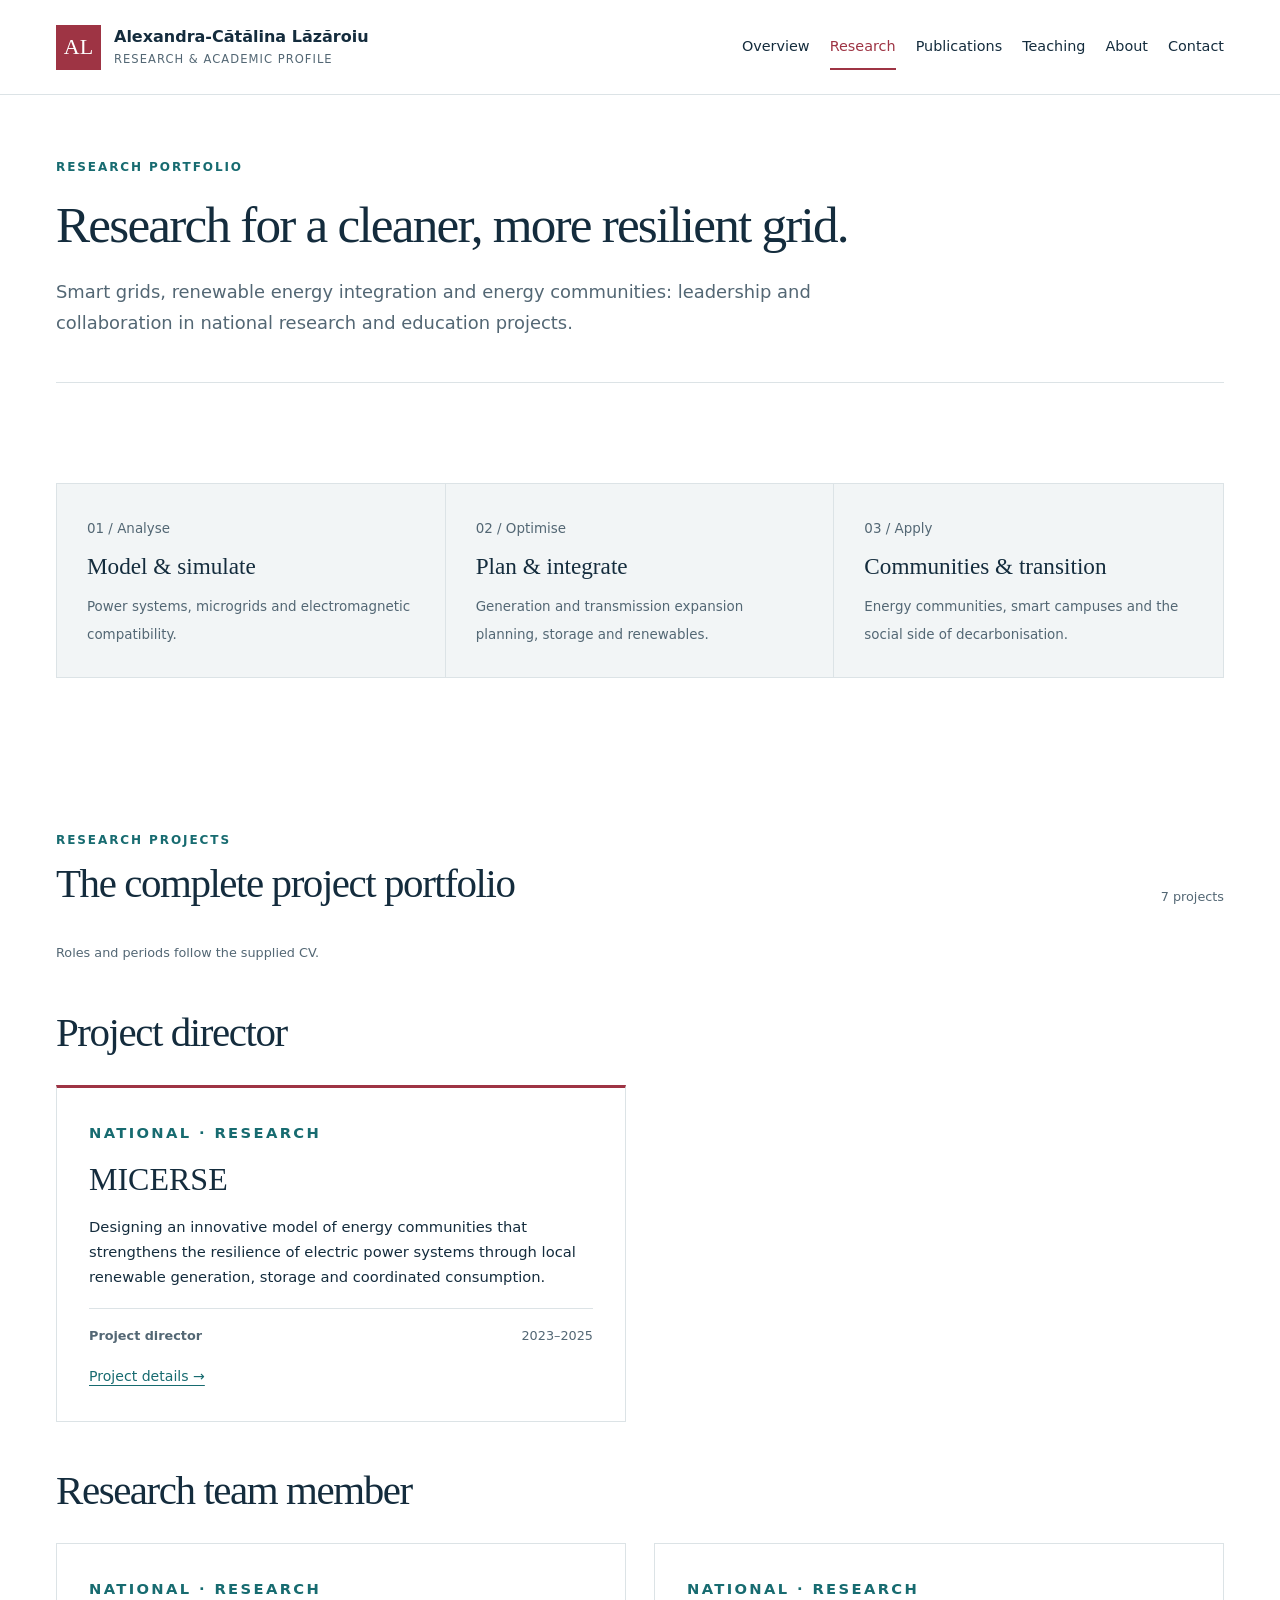
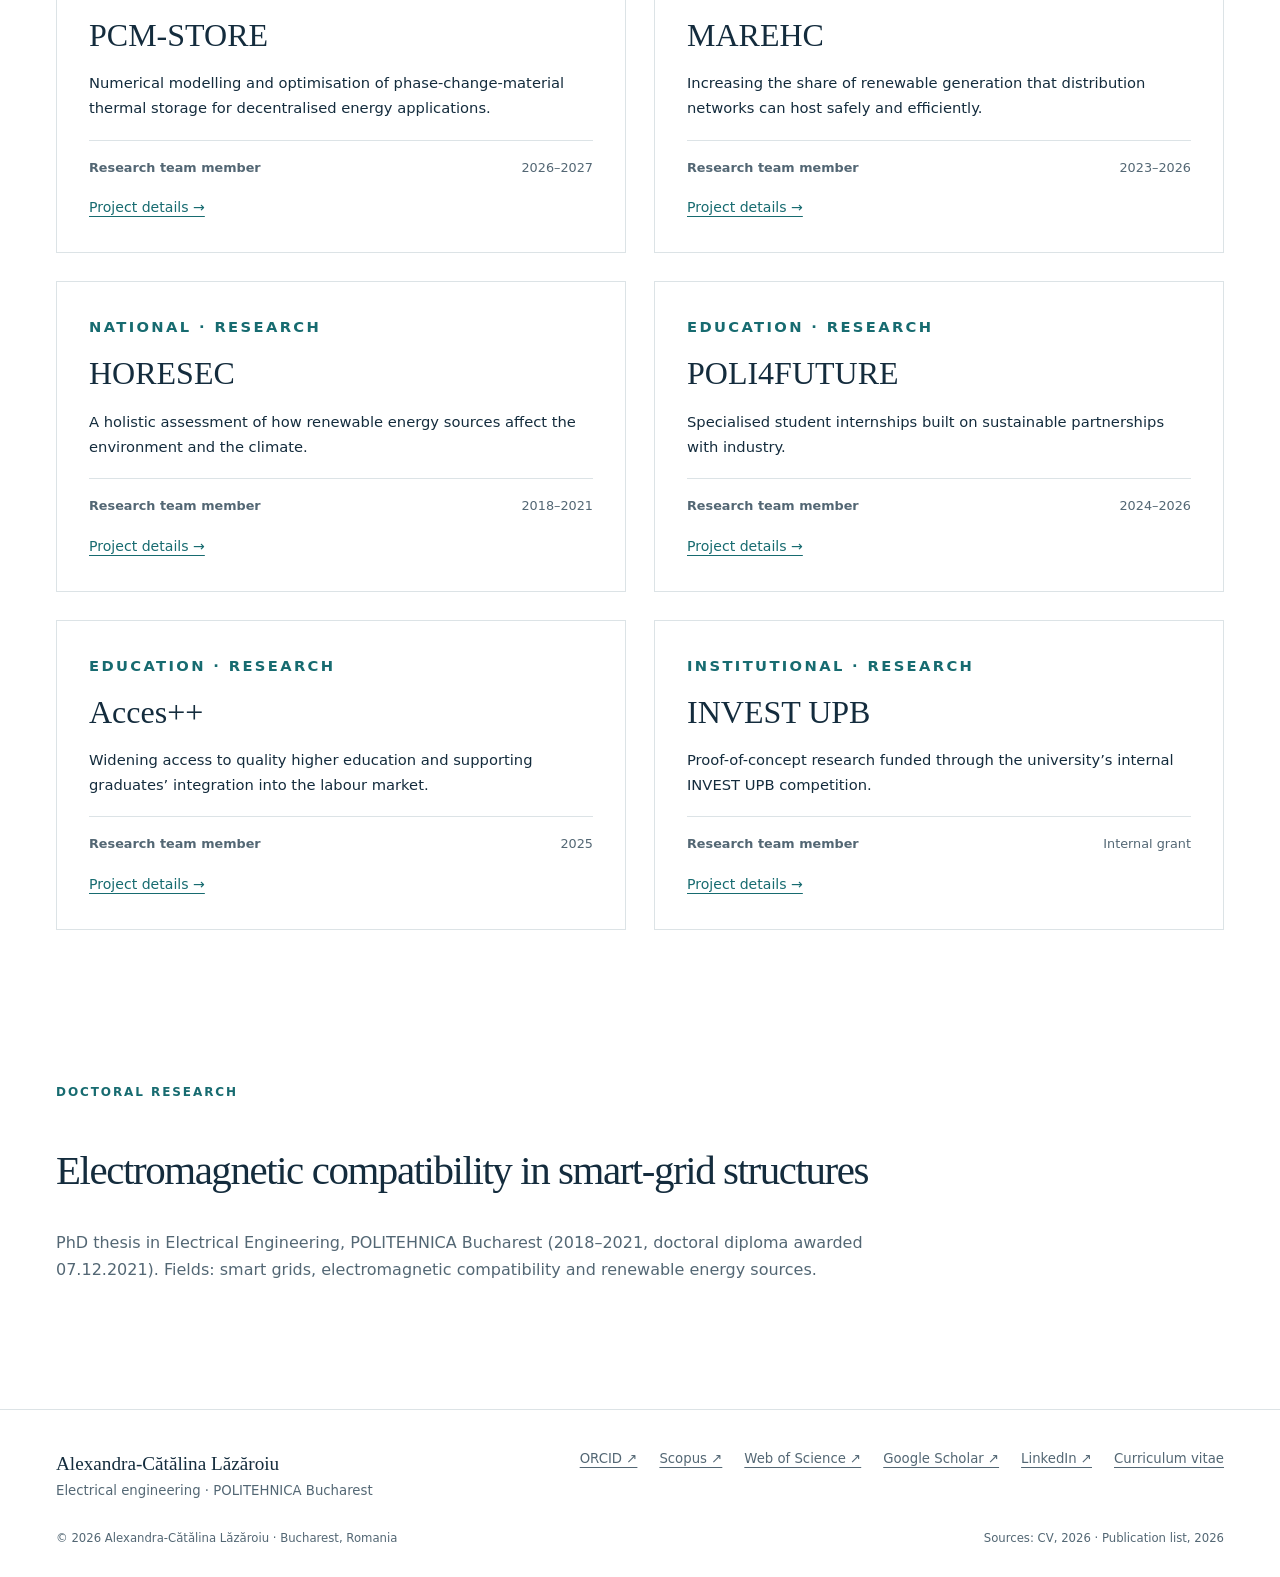
<file: research.html>
<!doctype html><html lang="en"><head><meta charset="utf-8"><meta name="viewport" content="width=device-width,initial-scale=1"><meta name="robots" content="index,follow"><title>Research | Alexandra-Cătălina Lăzăroiu</title><meta name="description" content="Academic profile of Dr. Alexandra-Cătălina Lăzăroiu: research, publications and teaching in electrical engineering, smart grids and renewable energy."><link rel="stylesheet" href="styles.css"><script defer src="app.js"></script></head><body><a class="skip" href="#main">Skip to content</a><header class="header"><div class="wrap header-inner"><a class="brand" href="index.html"><span class="monogram">AL</span><span class="brand-name">Alexandra-Cătălina Lăzăroiu<small>Research &amp; academic profile</small></span></a><button class="menu-toggle" aria-expanded="false" aria-controls="navigation">Menu</button><nav id="navigation" class="nav" aria-label="Main navigation"><a href="index.html" >Overview</a><a href="research.html" aria-current="page">Research</a><a href="publications.html" >Publications</a><a href="teaching.html" >Teaching</a><a href="about.html" >About</a><a href="contact.html" >Contact</a></nav></div></header><main id="main"><div class="wrap page-intro"><p class="eyebrow">Research portfolio</p><h1>Research for a cleaner, more resilient grid.</h1><p class="lead">Smart grids, renewable energy integration and energy communities: leadership and collaboration in national research and education projects.</p></div><section class="wrap section"><div class="research-flow"><div><span>01 / Analyse</span><strong>Model &amp; simulate</strong><span>Power systems, microgrids and electromagnetic compatibility.</span></div><div><span>02 / Optimise</span><strong>Plan &amp; integrate</strong><span>Generation and transmission expansion planning, storage and renewables.</span></div><div><span>03 / Apply</span><strong>Communities &amp; transition</strong><span>Energy communities, smart campuses and the social side of decarbonisation.</span></div></div></section><section id="projects" class="section wrap"><div class="section-head"><div><p class="eyebrow">Research projects</p><h2>The complete project portfolio</h2></div><span class="figure-note">7 projects</span></div><p class="figure-note">Roles and periods follow the supplied CV.</p><h2 class="project-group">Project director</h2><div class="project-grid"><article class="project-card director"><p class="eyebrow">National · Research</p><h3 class="project-title"><a href="project-micerse.html">MICERSE</a></h3><p>Designing an innovative model of energy communities that strengthens the resilience of electric power systems through local renewable generation, storage and coordinated consumption.</p><div class="project-meta"><strong>Project director</strong><span>2023–2025</span></div><a class="text-link" href="project-micerse.html">Project details →</a></article></div><h2 class="project-group">Research team member</h2><div class="project-grid"><article class="project-card"><p class="eyebrow">National · Research</p><h3 class="project-title"><a href="project-pcm-storage.html">PCM-STORE</a></h3><p>Numerical modelling and optimisation of phase-change-material thermal storage for decentralised energy applications.</p><div class="project-meta"><strong>Research team member</strong><span>2026–2027</span></div><a class="text-link" href="project-pcm-storage.html">Project details →</a></article><article class="project-card"><p class="eyebrow">National · Research</p><h3 class="project-title"><a href="project-marehc.html">MAREHC</a></h3><p>Increasing the share of renewable generation that distribution networks can host safely and efficiently.</p><div class="project-meta"><strong>Research team member</strong><span>2023–2026</span></div><a class="text-link" href="project-marehc.html">Project details →</a></article><article class="project-card"><p class="eyebrow">National · Research</p><h3 class="project-title"><a href="project-horesec.html">HORESEC</a></h3><p>A holistic assessment of how renewable energy sources affect the environment and the climate.</p><div class="project-meta"><strong>Research team member</strong><span>2018–2021</span></div><a class="text-link" href="project-horesec.html">Project details →</a></article><article class="project-card"><p class="eyebrow">Education · Research</p><h3 class="project-title"><a href="project-poli4future.html">POLI4FUTURE</a></h3><p>Specialised student internships built on sustainable partnerships with industry.</p><div class="project-meta"><strong>Research team member</strong><span>2024–2026</span></div><a class="text-link" href="project-poli4future.html">Project details →</a></article><article class="project-card"><p class="eyebrow">Education · Research</p><h3 class="project-title"><a href="project-accesplus.html">Acces++</a></h3><p>Widening access to quality higher education and supporting graduates’ integration into the labour market.</p><div class="project-meta"><strong>Research team member</strong><span>2025</span></div><a class="text-link" href="project-accesplus.html">Project details →</a></article><article class="project-card"><p class="eyebrow">Institutional · Research</p><h3 class="project-title"><a href="project-invest-upb.html">INVEST UPB</a></h3><p>Proof-of-concept research funded through the university’s internal INVEST UPB competition.</p><div class="project-meta"><strong>Research team member</strong><span>Internal grant</span></div><a class="text-link" href="project-invest-upb.html">Project details →</a></article></div></section><section class="section wrap"><p class="eyebrow">Doctoral research</p><h2>Electromagnetic compatibility in smart-grid structures</h2><div class="prose"><p>PhD thesis in Electrical Engineering, POLITEHNICA Bucharest (2018–2021, doctoral diploma awarded 07.12.2021). Fields: smart grids, electromagnetic compatibility and renewable energy sources.</p></div></section></main><footer class="footer"><div class="wrap"><div class="footer-top"><div><strong>Alexandra-Cătălina Lăzăroiu</strong><br>Electrical engineering · POLITEHNICA Bucharest</div><nav aria-label="Academic profiles"><a href="https://orcid.org/0000-0003-4895-9109">ORCID ↗</a><a href="https://www.scopus.com/authid/detail.uri?authorId=57194208030">Scopus ↗</a><a href="https://www.webofscience.com/wos/author/record/A-5793-2019">Web of Science ↗</a><a href="https://scholar.google.com/citations?user=1KXlXDEAAAAJ">Google Scholar ↗</a><a href="https://www.linkedin.com/in/alexandra-catalina-lazaroiu-14a689125/">LinkedIn ↗</a><a href="cv.html">Curriculum vitae</a></nav></div><div class="footer-bottom"><span>© 2026 Alexandra-Cătălina Lăzăroiu · Bucharest, Romania</span><span>Sources: CV, 2026 · Publication list, 2026</span></div></div></footer></body></html>
</file>
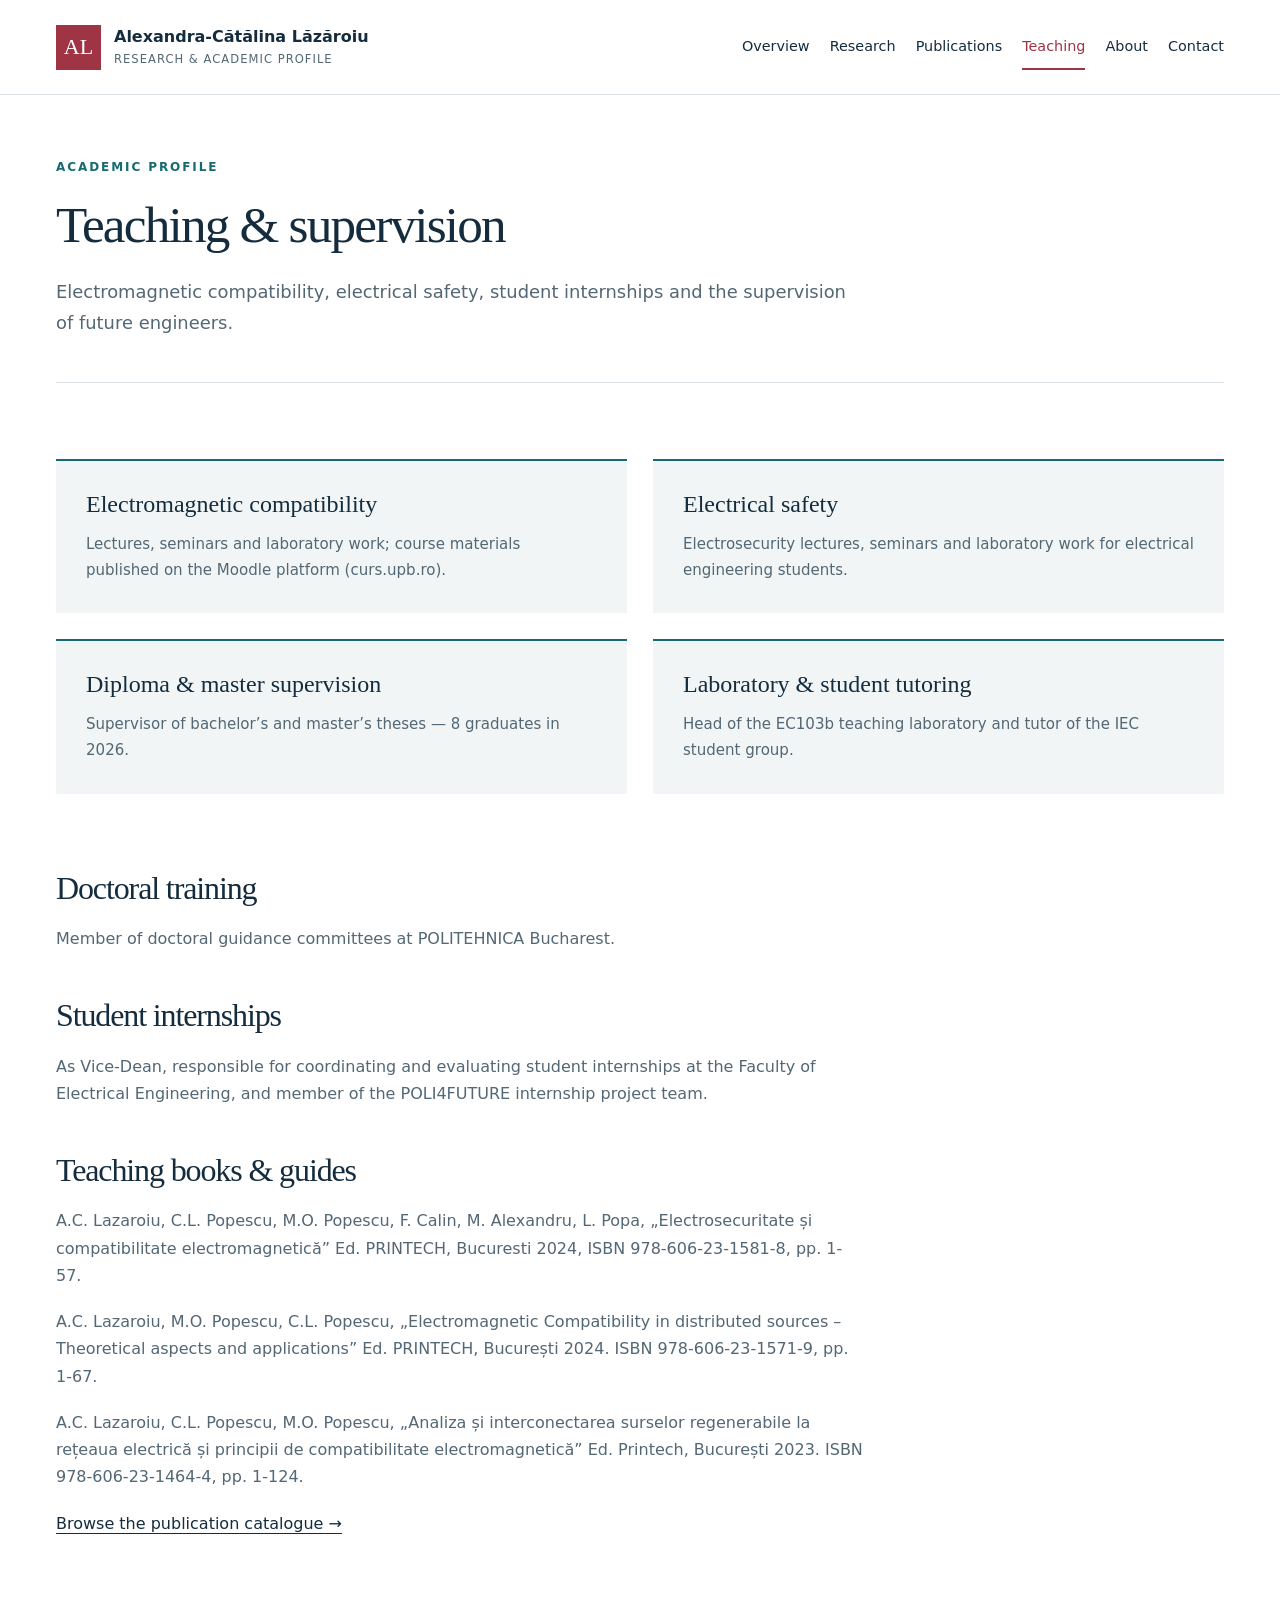
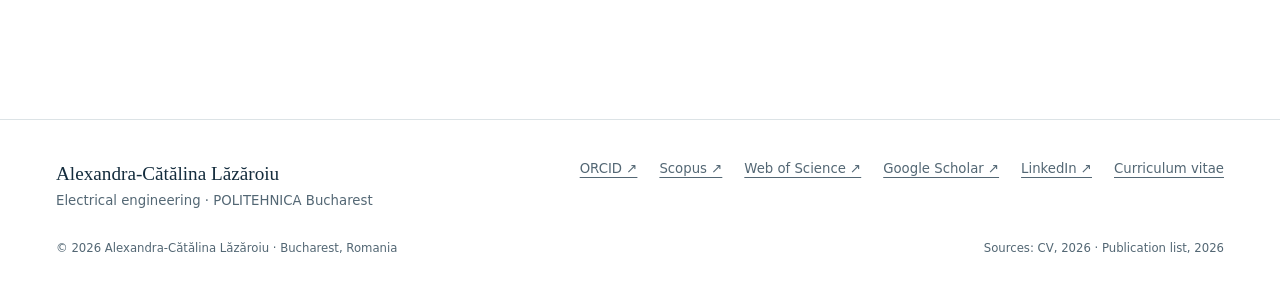
<file: teaching.html>
<!doctype html><html lang="en"><head><meta charset="utf-8"><meta name="viewport" content="width=device-width,initial-scale=1"><meta name="robots" content="index,follow"><title>Teaching | Alexandra-Cătălina Lăzăroiu</title><meta name="description" content="Academic profile of Dr. Alexandra-Cătălina Lăzăroiu: research, publications and teaching in electrical engineering, smart grids and renewable energy."><link rel="stylesheet" href="styles.css"><script defer src="app.js"></script></head><body><a class="skip" href="#main">Skip to content</a><header class="header"><div class="wrap header-inner"><a class="brand" href="index.html"><span class="monogram">AL</span><span class="brand-name">Alexandra-Cătălina Lăzăroiu<small>Research &amp; academic profile</small></span></a><button class="menu-toggle" aria-expanded="false" aria-controls="navigation">Menu</button><nav id="navigation" class="nav" aria-label="Main navigation"><a href="index.html" >Overview</a><a href="research.html" >Research</a><a href="publications.html" >Publications</a><a href="teaching.html" aria-current="page">Teaching</a><a href="about.html" >About</a><a href="contact.html" >Contact</a></nav></div></header><main id="main"><div class="wrap page-intro"><p class="eyebrow">Academic profile</p><h1>Teaching &amp; supervision</h1><p class="lead">Electromagnetic compatibility, electrical safety, student internships and the supervision of future engineers.</p></div><section class="section wrap"><div class="course-list"><article class="course"><h3>Electromagnetic compatibility</h3><p>Lectures, seminars and laboratory work; course materials published on the Moodle platform (curs.upb.ro).</p></article><article class="course"><h3>Electrical safety</h3><p>Electrosecurity lectures, seminars and laboratory work for electrical engineering students.</p></article><article class="course"><h3>Diploma &amp; master supervision</h3><p>Supervisor of bachelor’s and master’s theses — 8 graduates in 2026.</p></article><article class="course"><h3>Laboratory &amp; student tutoring</h3><p>Head of the EC103b teaching laboratory and tutor of the IEC student group.</p></article></div><div class="prose section"><h2>Doctoral training</h2><p>Member of doctoral guidance committees at POLITEHNICA Bucharest.</p><h2>Student internships</h2><p>As Vice-Dean, responsible for coordinating and evaluating student internships at the Faculty of Electrical Engineering, and member of the POLI4FUTURE internship project team.</p><h2>Teaching books &amp; guides</h2><p>A.C. Lazaroiu, C.L. Popescu, M.O. Popescu, F. Calin, M. Alexandru, L. Popa, „Electrosecuritate și compatibilitate electromagnetică” Ed. PRINTECH, Bucuresti 2024, ISBN 978-606-23-1581-8, pp. 1-57.</p><p>A.C. Lazaroiu, M.O. Popescu, C.L. Popescu, „Electromagnetic Compatibility in distributed sources – Theoretical aspects and applications” Ed. PRINTECH, București 2024. ISBN 978-606-23-1571-9, pp. 1-67.</p><p>A.C. Lazaroiu, C.L. Popescu, M.O. Popescu, „Analiza și interconectarea surselor regenerabile la rețeaua electrică și principii de compatibilitate electromagnetică” Ed. Printech, București 2023. ISBN 978-606-23-1464-4, pp. 1-124.</p><a href="publications.html">Browse the publication catalogue →</a></div></section></main><footer class="footer"><div class="wrap"><div class="footer-top"><div><strong>Alexandra-Cătălina Lăzăroiu</strong><br>Electrical engineering · POLITEHNICA Bucharest</div><nav aria-label="Academic profiles"><a href="https://orcid.org/0000-0003-4895-9109">ORCID ↗</a><a href="https://www.scopus.com/authid/detail.uri?authorId=57194208030">Scopus ↗</a><a href="https://www.webofscience.com/wos/author/record/A-5793-2019">Web of Science ↗</a><a href="https://scholar.google.com/citations?user=1KXlXDEAAAAJ">Google Scholar ↗</a><a href="https://www.linkedin.com/in/alexandra-catalina-lazaroiu-14a689125/">LinkedIn ↗</a><a href="cv.html">Curriculum vitae</a></nav></div><div class="footer-bottom"><span>© 2026 Alexandra-Cătălina Lăzăroiu · Bucharest, Romania</span><span>Sources: CV, 2026 · Publication list, 2026</span></div></div></footer></body></html>
</file>
<file: styles.css>
:root{--ink:#142c3d;--muted:#536774;--paper:#fff;--subtle:#f2f5f6;--line:#dce3e6;--accent:#9e3444;--teal:#176b70;--dark:#142f40;--serif:Georgia,'Times New Roman',serif;--sans:Inter,system-ui,-apple-system,BlinkMacSystemFont,'Segoe UI',sans-serif}*{box-sizing:border-box}html{scroll-behavior:smooth;scroll-padding-top:100px}body{margin:0;font:16px/1.7 var(--sans);color:var(--ink);background:var(--paper)}a{color:inherit;text-underline-offset:4px}a:hover{color:var(--accent)}img{max-width:100%;display:block}button,input,select{font:inherit}button,a,input,select,summary{touch-action:manipulation}button{cursor:pointer}button:focus-visible,a:focus-visible,input:focus-visible,select:focus-visible,summary:focus-visible{outline:3px solid #ce8f33;outline-offset:5px}h1,h2,h3,h4,p{margin-top:0}h1,h2,h3{line-height:1.17}h1,h2{font-family:var(--serif);font-weight:400;letter-spacing:-.035em}h1{font-size:clamp(2.6rem,5vw,4.7rem)}h2{font-size:clamp(2rem,3.2vw,3.1rem)}h3{font-size:1.25rem;line-height:1.4}p{margin-bottom:1.2rem}small{font-size:.82rem}.wrap{width:min(1216px,calc(100% - 112px));margin-inline:auto}.skip{position:fixed;left:10px;top:-100px;background:white;z-index:100;padding:10px}.skip:focus{top:10px}.review-strip{background:var(--dark);color:#dce8ed;font-size:.78rem;letter-spacing:.04em;display:flex;justify-content:center;gap:16px;padding:6px 20px}.review-strip a{color:#fff}.header{background:rgba(255,255,255,.98);border-bottom:1px solid var(--line);position:sticky;top:0;z-index:10}.header-inner{display:flex;align-items:center;justify-content:space-between;min-height:94px;gap:22px}.brand{display:flex;align-items:center;gap:13px;text-decoration:none;font-weight:600;line-height:1.3}.monogram{display:grid;place-items:center;width:45px;height:45px;background:var(--accent);color:#fff;font:22px var(--serif)}.brand small{display:block;font-weight:400;font-size:.72rem;letter-spacing:.09em;color:var(--muted);margin-top:4px;text-transform:uppercase}.nav{display:flex;align-items:center;gap:28px}.nav a{font-size:.9rem;text-decoration:none;padding:10px 0;border-bottom:2px solid transparent}.nav a[aria-current=page]{color:var(--accent);border-color:var(--accent)}.menu-toggle{display:none;border:1px solid var(--line);background:white;padding:6px 13px;border-radius:3px;color:var(--ink)}.eyebrow{font-size:.75rem;letter-spacing:.16em;text-transform:uppercase;font-weight:650;color:var(--teal);margin-bottom:22px}.hero{display:grid;grid-template-columns:1fr .67fr;gap:88px;align-items:center;padding:72px 0 66px}.hero h1{margin:0 0 18px}.hero .position{font-size:1.05rem;font-weight:600;color:var(--accent);margin-bottom:22px}.hero .lead{font-size:1.2rem;max-width:620px;line-height:1.65;color:var(--muted)}.hero-portrait{padding:14px;border:1px solid #adc4c9;background:var(--paper)}.hero-portrait figure{position:relative;margin:0;background:var(--subtle)}.hero-portrait img{width:100%;height:auto;object-fit:contain;object-position:center}.portrait-caption{display:flex;flex-wrap:wrap;gap:4px 12px;justify-content:space-between;padding:12px 17px;background:var(--dark);color:#fff;font-size:.74rem;letter-spacing:.04em}.buttons{display:flex;gap:12px;flex-wrap:wrap;margin-top:28px}.button{display:inline-flex;align-items:center;justify-content:center;gap:9px;min-height:46px;padding:10px 21px;border:1px solid var(--ink);text-decoration:none;font-size:.9rem;font-weight:550;background:var(--ink);color:#fff;border-radius:2px;line-height:1.4}.button:hover{background:var(--accent);border-color:var(--accent);color:#fff}.button.secondary{background:transparent;color:var(--ink);border-color:#b6c3ca}.button.secondary:hover{border-color:var(--accent);color:var(--accent)}.profile-links{display:flex;flex-wrap:wrap;gap:23px;margin-top:25px;font-size:.83rem}.profile-links a{color:var(--muted);text-decoration:none;border-bottom:1px solid #bac9cf}.metrics{border-top:1px solid var(--line);border-bottom:1px solid var(--line);display:grid;grid-template-columns:repeat(4,1fr);padding:25px 0}.metric{padding:0 30px;border-right:1px solid var(--line)}.metric:first-child{padding-left:0}.metric:last-child{border:0}.metric strong{font:2.65rem var(--serif);display:block}.metric span{font-size:.82rem;color:var(--muted)}.metric-note{font-size:.72rem;color:var(--muted);padding-top:12px}.section{padding:76px 0}.section-head{display:flex;align-items:end;justify-content:space-between;gap:32px;margin-bottom:34px}.section-head h2{margin-bottom:0}.section-head .eyebrow{margin-bottom:10px}.text-link{color:var(--teal);font-size:.88rem;white-space:nowrap}.themes{display:grid;grid-template-columns:repeat(3,1fr);gap:42px}.theme{border-top:2px solid var(--teal);padding-top:22px}.theme .num{font:1rem var(--serif);color:var(--accent);margin-bottom:26px;display:block}.theme h3{font:1.65rem/1.22 var(--serif)}.theme p{color:var(--muted);font-size:.95rem}.theme a{font-size:.84rem}.dark-section{background:var(--dark);color:white}.dark-section .eyebrow{color:#9cd5d0}.dark-section .text-link{color:#d7e8eb}.project-feature{display:grid;grid-template-columns:160px 1fr 220px;gap:40px;border-top:1px solid #3e5665;padding:29px 0;align-items:start}.project-feature .name{font:1.65rem var(--serif);color:white;text-decoration:none}.project-feature h3{font-weight:500;font-size:1.15rem;margin-bottom:8px}.project-feature p{color:#b9cbd5;font-size:.9rem;margin:0}.project-feature .role{text-align:right;font-size:.82rem;color:#b9cbd5}.role strong{display:block;color:inherit;font-weight:600}.role small{display:block;margin-top:8px}.pub-list{border-top:1px solid var(--line)}.pub-row{display:grid;grid-template-columns:67px 1fr;gap:25px;padding:28px 0;border-bottom:1px solid var(--line)}.pub-year{font-family:var(--serif);font-size:1.4rem;color:var(--muted)}.pub-row h3{font:1.25rem/1.4 var(--serif);margin:7px 0 10px;letter-spacing:0}.pub-row h3 a{text-decoration:none}.pub-meta{font-size:.74rem;color:var(--teal);text-transform:uppercase;letter-spacing:.06em}.pub-authors{font-size:.85rem;color:var(--muted);margin-bottom:8px}.pub-venue{font-size:.88rem;margin-bottom:10px}.pub-actions{display:flex;flex-wrap:wrap;gap:20px;font-size:.8rem}.pub-actions a{color:var(--teal)}.pub-detail{margin-top:12px}.pub-detail summary{font-size:.84rem;color:var(--teal);cursor:pointer;width:fit-content}.pub-detail-body{margin-top:15px;background:var(--subtle);padding:20px;font-size:.9rem}.pub-detail-body p:last-child{margin-bottom:0}.pub-detail-body dl{margin:0 0 12px}.pub-detail-body dt{font-weight:600;float:left;margin-right:7px}.pub-detail-body dd{margin-left:0;overflow-wrap:anywhere}.callout{background:var(--subtle);padding:40px 46px;display:flex;align-items:center;justify-content:space-between;gap:40px}.callout h2{font-size:2rem;margin-bottom:8px}.callout p{margin:0;color:var(--muted)}.footer{border-top:1px solid var(--line);margin-top:30px;padding:38px 0 28px;font-size:.83rem;color:var(--muted)}.footer-top{display:flex;justify-content:space-between;gap:35px}.footer strong{font-family:var(--serif);font-size:1.2rem;color:var(--ink);font-weight:400}.footer nav{display:flex;flex-wrap:wrap;gap:22px}.footer-bottom{font-size:.73rem;margin-top:26px;display:flex;justify-content:space-between;gap:20px}.page-intro{padding:62px 0 44px;border-bottom:1px solid var(--line)}.page-intro h1{font-size:clamp(2.6rem,4vw,3.8rem);margin-bottom:22px}.page-intro .lead{font-size:1.12rem;color:var(--muted);max-width:800px;margin-bottom:0}.page-intro .eyebrow{margin-bottom:18px}.filters{display:flex;gap:16px;align-items:end;padding:27px 0;flex-wrap:wrap}.filters label{display:flex;flex-direction:column;gap:7px;font-size:.78rem;font-weight:600}.filters .search-field{flex:1;min-width:220px}.filters input,.filters select{padding:11px 13px;min-height:47px;border:1px solid #b8c8ce;border-radius:2px;background:#fff;color:var(--ink);font-size:.9rem}.filter-count{font-size:.82rem;color:var(--muted);display:flex;justify-content:space-between;gap:20px;padding-bottom:18px}.empty{padding:44px;background:var(--subtle);text-align:center}.project-grid{display:grid;grid-template-columns:1fr 1fr;gap:28px}.project-card{border:1px solid var(--line);padding:32px;position:relative;display:flex;flex-direction:column}.project-card.director{border-top:3px solid var(--accent)}.project-card .eyebrow{margin-bottom:15px}.project-card h2{font-size:2rem;margin-bottom:12px}.project-card h2 a{text-decoration:none}.project-card h3{font-size:1rem;font-weight:500;color:var(--muted);margin-bottom:19px}.project-card p{font-size:.92rem}.project-card .project-meta{font-size:.8rem;color:var(--muted);border-top:1px solid var(--line);padding-top:16px;margin-top:auto;display:flex;justify-content:space-between;gap:15px}.project-card .text-link{display:inline-block;margin-top:18px}.project-detail{display:grid;grid-template-columns:1fr 310px;gap:65px;align-items:start}.prose{max-width:810px}.prose h2{font-size:2rem;margin:38px 0 18px}.prose h2:first-child{margin-top:0}.prose p,.prose li{color:var(--muted)}.prose li{margin-bottom:12px}.prose ul{padding-left:22px}.fact-panel{background:var(--subtle);padding:28px;font-size:.88rem;border-top:3px solid var(--teal)}.fact-panel dt{font-size:.72rem;letter-spacing:.09em;text-transform:uppercase;font-weight:650;color:var(--teal);margin-bottom:4px}.fact-panel dd{margin:0 0 22px;overflow-wrap:anywhere}.fact-panel dd:last-child{margin-bottom:0}.breadcrumb{font-size:.83rem;color:var(--muted);padding-top:30px}.timeline-row{display:grid;grid-template-columns:220px 1fr;gap:35px;border-top:1px solid var(--line);padding:28px 0}.timeline-row .date{font-size:.88rem;color:var(--teal)}.timeline-row h3{font-size:1.2rem;margin-bottom:7px}.timeline-row .org{color:var(--accent);font-size:.92rem;margin-bottom:10px}.timeline-row p{color:var(--muted);font-size:.94rem;margin-bottom:0}.two-col{display:grid;grid-template-columns:1fr 1fr;gap:64px}.two-col h2{font-size:2.3rem}.affiliations{display:grid;grid-template-columns:1.5fr 1fr 1fr;gap:36px;margin-top:24px}.affiliations>div{min-width:0}.society-label{font-size:.85rem;font-weight:600;margin:18px 0 7px}.society-list{padding-left:20px;margin:0;font-size:.85rem;color:var(--muted)}.society-list li{margin-bottom:7px}.affiliations strong{display:block;font:1.6rem var(--serif)}.affiliations span{font-size:.86rem;color:var(--muted)}.course-list{display:grid;grid-template-columns:1fr 1fr;gap:26px}.course{background:var(--subtle);padding:30px;border-top:2px solid var(--teal)}.course h3{font:1.5rem var(--serif);margin-bottom:14px}.course p{font-size:.94rem;color:var(--muted);margin:0}.course small{display:block;color:var(--accent);margin-bottom:17px}.bar-chart{display:flex;gap:8px;align-items:end;height:145px;margin:34px 0 20px;padding-bottom:25px;border-bottom:1px solid var(--line)}.bar-wrap{height:100%;flex:1;display:flex;align-items:center;justify-content:end;flex-direction:column;position:relative}.bar{width:100%;max-width:60px;background:var(--teal);min-height:4px}.bar-count{font-size:.72rem;line-height:1.4;margin-bottom:5px;color:var(--muted)}.bar-label{font-size:.72rem;position:absolute;bottom:-23px}.tag{font-size:.72rem;background:#e8f0f1;color:#17565e;padding:3px 8px;display:inline-block;margin:3px 5px 3px 0}.contact-grid{display:grid;grid-template-columns:1fr 1fr;gap:60px}.contact-card{padding:30px 0;border-bottom:1px solid var(--line)}.contact-card h2{font:1.7rem var(--serif);margin-bottom:12px}.contact-card p{color:var(--muted)}.contact-card a{overflow-wrap:anywhere}.figure-note{font-size:.8rem;color:var(--muted)}.research-flow{display:grid;grid-template-columns:repeat(3,1fr);gap:0;border:1px solid var(--line);margin-top:24px}.research-flow div{padding:30px;border-right:1px solid var(--line);background:var(--subtle)}.research-flow div:last-child{border:0}.research-flow strong{font:1.45rem var(--serif);display:block;margin:12px 0}.research-flow span{font-size:.84rem;color:var(--muted)}[hidden]{display:none!important}.cv-page .review-strip,.cv-page .header,.cv-page .footer{display:none}.cv-page .page-intro{padding-top:48px}.cv-page .wrap{max-width:1000px}.cv-contact{font-size:.92rem;color:var(--muted)}.cv-page h1{font-size:2.8rem}.cv-page .section{padding:30px 0}.cv-page h2{font-size:1.9rem}.cv-page .timeline-row{padding:16px 0;grid-template-columns:180px 1fr}.cv-page .timeline-row p{font-size:.87rem}.top-link{font-size:.8rem}
@media(min-width:1450px){.hero{gap:115px}}
@media(max-width:1050px){.wrap{width:calc(100% - 64px)}.nav{gap:17px}.brand .brand-name{display:none}.hero{gap:40px;grid-template-columns:1.15fr .85fr}.project-feature{grid-template-columns:130px 1fr 170px;gap:25px}.project-detail{gap:35px;grid-template-columns:1fr 280px}}
@media(max-width:740px){.wrap{width:calc(100% - 40px)}.review-strip{font-size:.7rem;gap:12px}.header-inner{min-height:74px}.brand .brand-name{display:block;font-size:.85rem}.brand small{font-size:.6rem}.monogram{width:37px;height:37px;font-size:19px}.menu-toggle{display:block}.nav{display:none;position:absolute;left:0;right:0;top:100%;padding:20px;background:white;border-bottom:1px solid var(--line);box-shadow:0 6px 12px #0001;flex-wrap:wrap;gap:10px 24px}.nav.open{display:flex}.nav a{font-size:1rem}.hero{padding:40px 0;grid-template-columns:1fr;gap:35px}.hero h1{font-size:3.1rem}.hero .lead{font-size:1.06rem}.hero-portrait{max-width:390px;width:100%;margin-inline:auto}.hero .eyebrow{font-size:.68rem}.metrics{grid-template-columns:1fr 1fr;row-gap:25px}.metric,.metric:first-child{padding:0 15px}.metric:nth-child(2){border-right:0}.metric strong{font-size:2.25rem}.metric span{font-size:.75rem}.metric-note{font-size:.7rem}.section{padding:48px 0}.section-head{align-items:start;gap:16px;flex-direction:column}.themes{grid-template-columns:1fr;gap:27px}.theme .num{margin-bottom:13px}.theme h3{font-size:1.5rem}.project-feature{grid-template-columns:1fr;gap:12px;padding:25px 0}.project-feature .role{text-align:left}.role small{margin-top:3px}.project-grid,.course-list,.two-col,.contact-grid{grid-template-columns:1fr;gap:24px}.project-card{padding:24px}.project-card h2{font-size:1.8rem}.project-detail{grid-template-columns:1fr;gap:32px}.fact-panel{order:-1}.project-detail .fact-panel dl{display:grid;grid-template-columns:1fr}.pub-row{grid-template-columns:45px 1fr;gap:13px;padding:23px 0}.pub-year{font-size:1.15rem}.pub-row h3{font-size:1.12rem}.pub-authors{font-size:.82rem;overflow-wrap:anywhere}.pub-detail-body{padding:16px}.pub-actions{gap:13px}.page-intro{padding:42px 0 30px}.page-intro h1{font-size:2.6rem}.page-intro .lead{font-size:1rem}.filters{gap:12px}.filters label{flex:1;min-width:125px}.filters .search-field{min-width:100%}.filters select{max-width:100%;width:100%}.timeline-row,.cv-page .timeline-row{grid-template-columns:1fr;gap:9px;padding:23px 0}.timeline-row .date{font-size:.8rem}.callout{padding:30px;flex-direction:column;align-items:start;gap:20px}.callout .buttons{margin:0}.footer-top,.footer-bottom{flex-direction:column;gap:20px}.footer nav{gap:15px}.footer-bottom{margin-top:22px}.research-flow{grid-template-columns:1fr}.research-flow div{border-right:0;border-bottom:1px solid var(--line);padding:22px}.bar-chart{gap:5px}.bar-label{font-size:.6rem;transform:rotate(-45deg);bottom:-25px}.affiliations{grid-template-columns:1fr;gap:25px}}
@media(prefers-reduced-motion:reduce){html{scroll-behavior:auto}*{animation:none!important;transition:none!important}}
@media print{body{font-size:10pt;background:white}.header,.review-strip,.footer,.filters,.buttons,.menu-toggle,.no-print{display:none!important}.wrap{width:100%;max-width:none}.section{padding:16px 0}.page-intro{padding:20px 0}.timeline-row{break-inside:avoid}.pub-row{break-inside:avoid}.project-card{break-inside:avoid}h1{font-size:30pt}h2{font-size:22pt}a{text-decoration:none}.dark-section{background:white;color:var(--ink)}.dark-section *{color:var(--ink)!important}.cv-page .timeline-row{padding:12px 0}.cv-page .wrap{max-width:none}details:not([open]) .pub-detail-body{display:none}}

.project-card .project-title{font:2rem/1.2 var(--serif);color:var(--ink);margin:0 0 16px}.project-title a{text-decoration:none}.project-group{margin:52px 0 28px}.project-card p{overflow-wrap:anywhere}.project-meta{flex-wrap:wrap}.project-card .text-link{white-space:normal}.citation{overflow-wrap:anywhere}.hero-portrait{max-width:440px}.project-detail h1{overflow-wrap:anywhere}@media(max-width:740px){.project-card .project-title{font-size:1.7rem}}

.citation{margin:10px 0;overflow-wrap:anywhere}.section>h2{margin-top:45px}.hero-portrait{max-width:420px}.nav{gap:20px}.award{border-top:1px solid var(--line);padding:18px 0;margin:0;color:var(--muted)}.award strong{color:var(--ink);margin-right:10px}@media print{.header,.footer,button{display:none!important}.section{padding:20px 0}.wrap{width:100%}.timeline-row{break-inside:avoid}}
</file>
